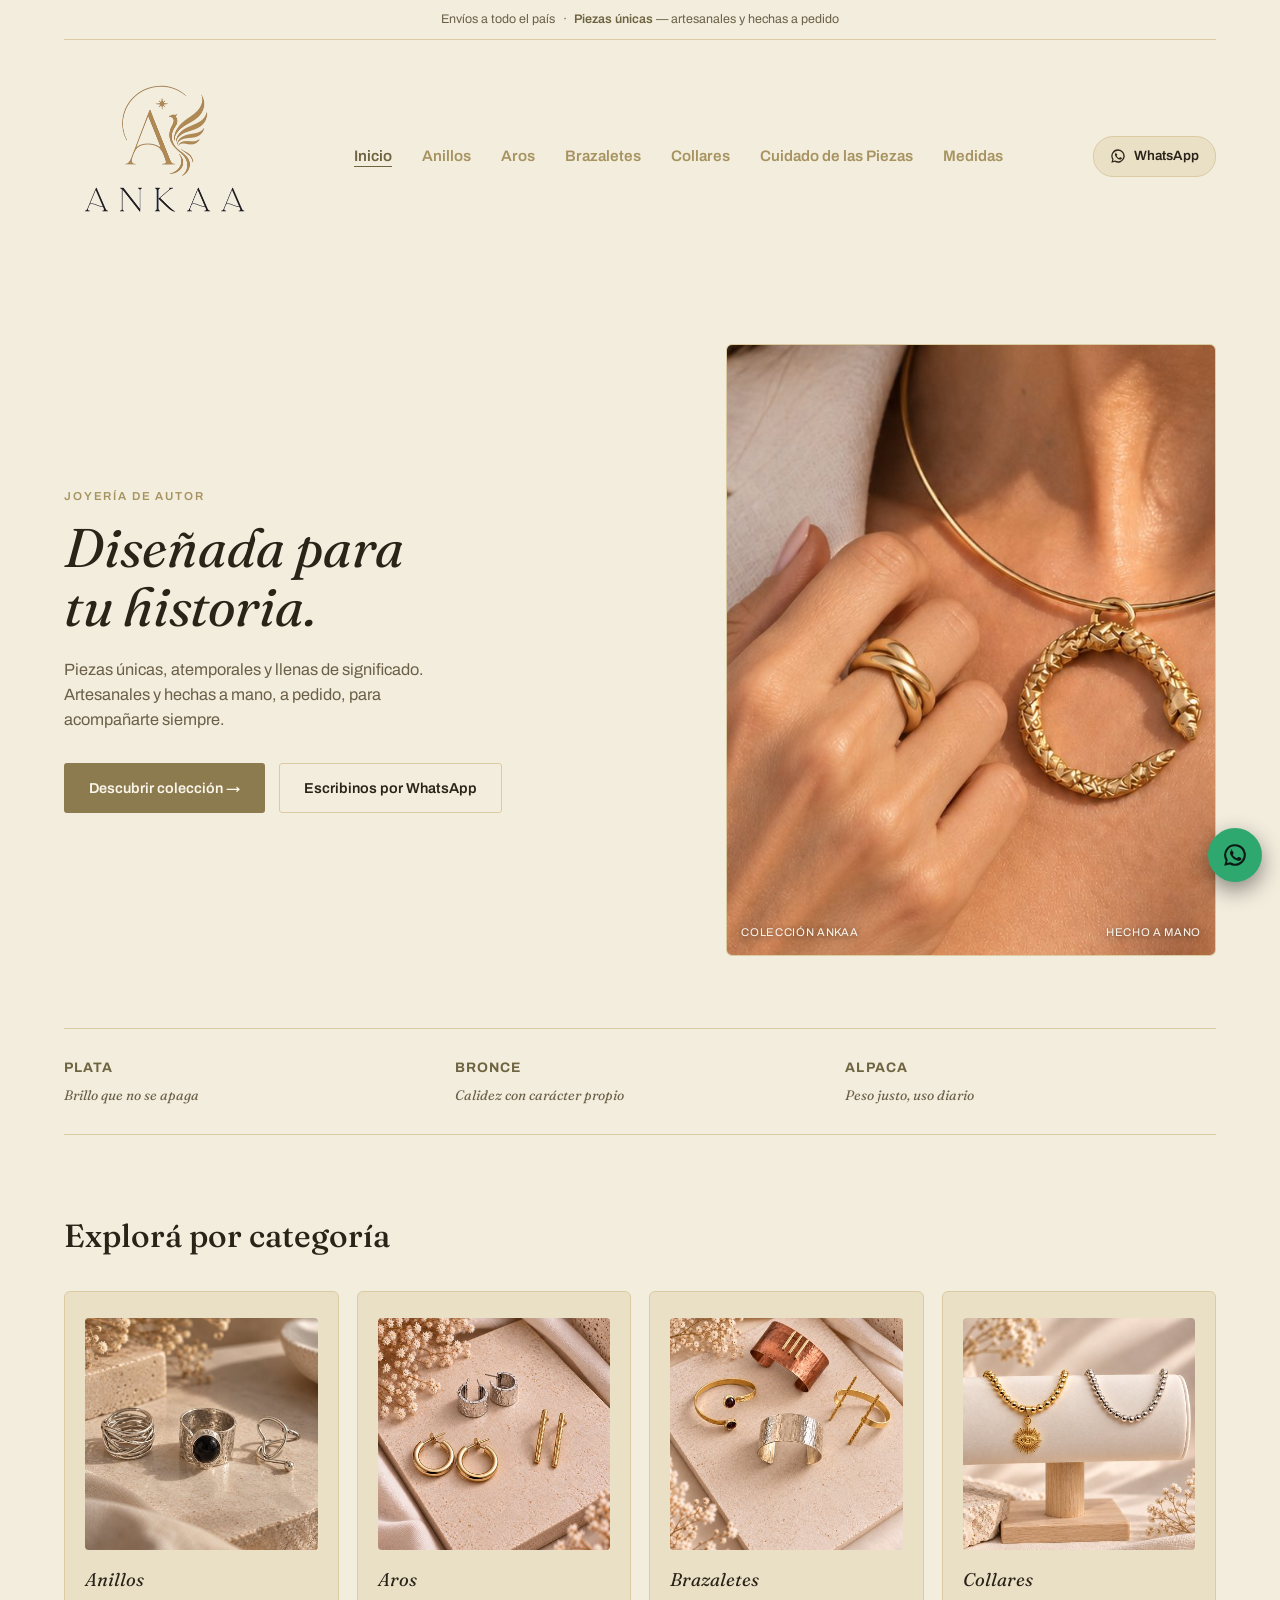
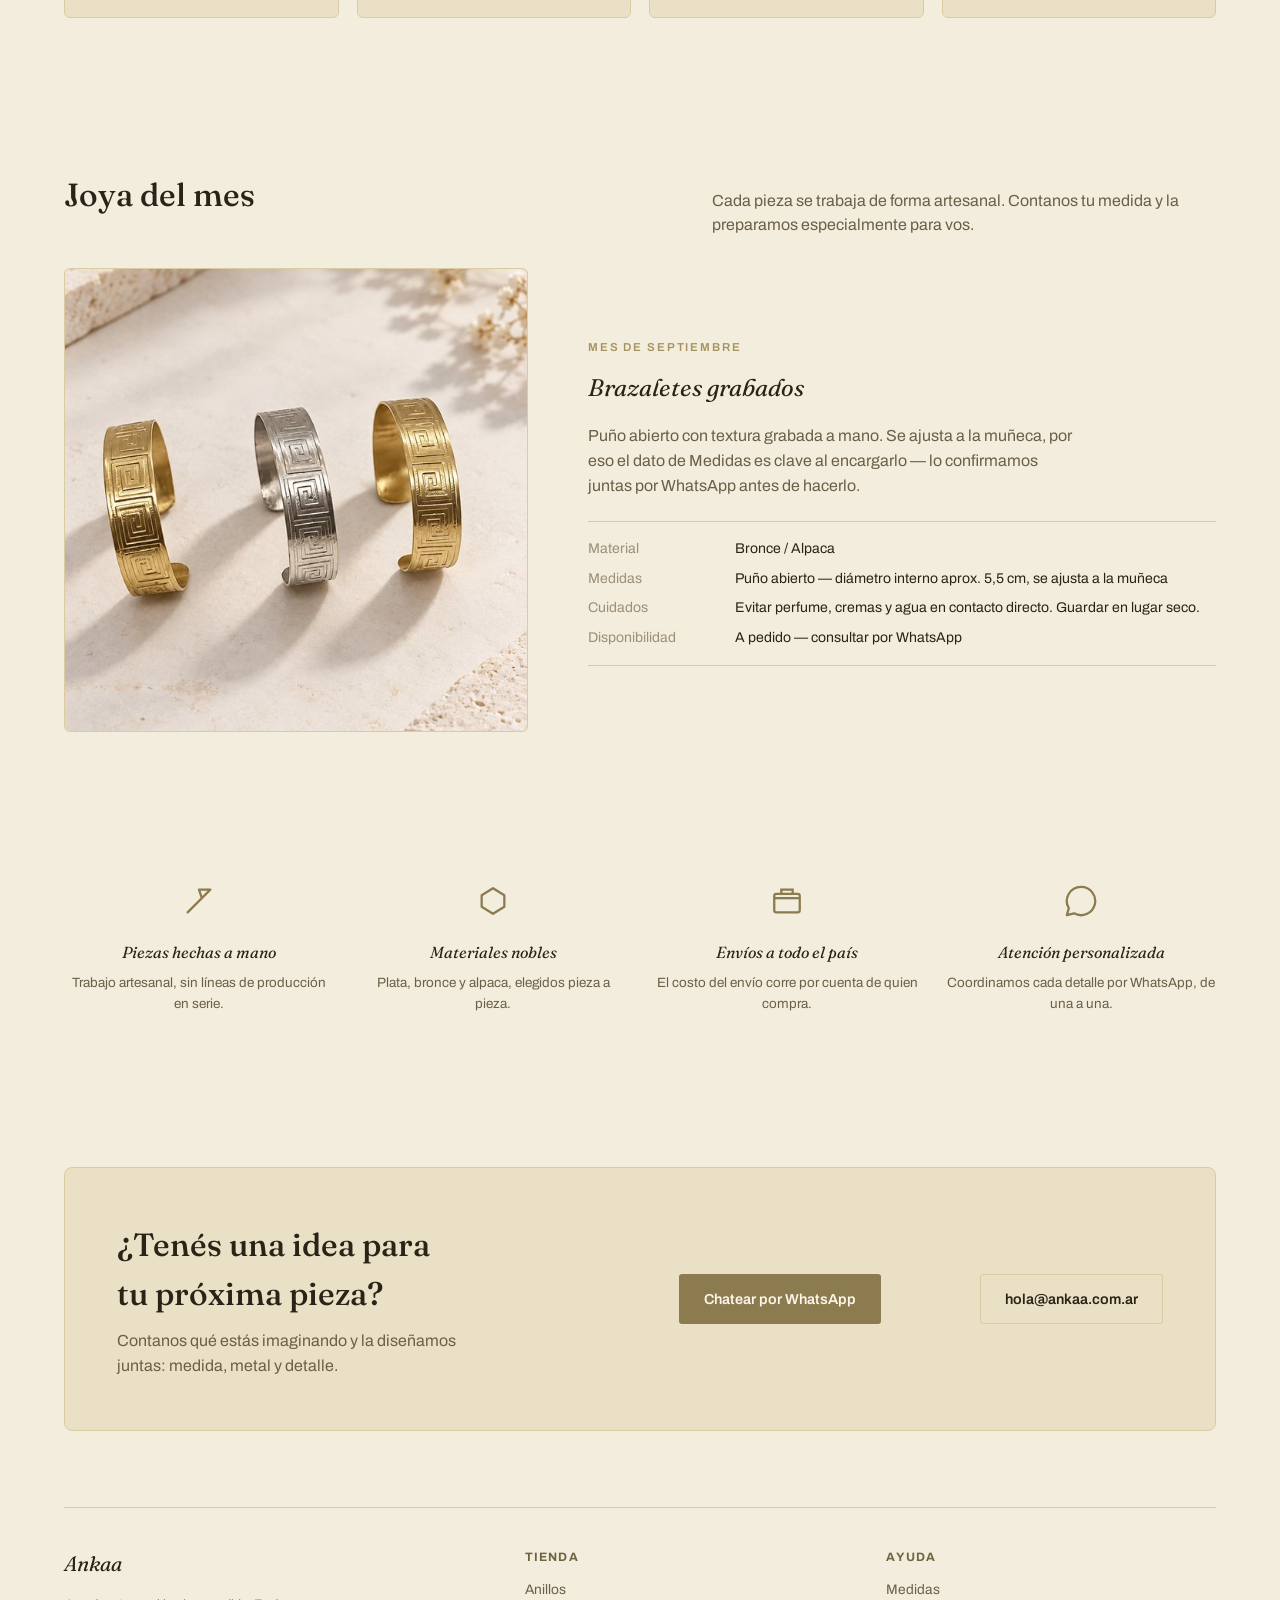
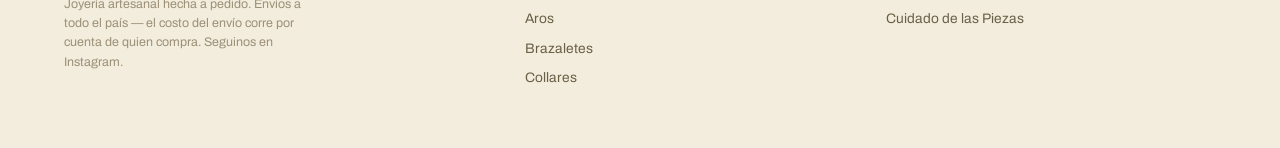
<file: index.html>
<!DOCTYPE html>
<html lang="es">
<head>
<meta charset="UTF-8">
<meta name="viewport" content="width=device-width, initial-scale=1.0">
<title>Ankaa — Joyería artesanal</title>
<link rel="stylesheet" href="https://fonts.googleapis.com/css2?family=Fraunces:ital,wght@0,400;0,500;1,400;1,500&family=Archivo:wght@400;600;700&display=swap">
<link rel="stylesheet" href="css/style.css">
</head>
<body>

<div class="topbar">
  <span>Envíos a todo el país</span>
  <span aria-hidden="true">·</span>
  <span><b>Piezas únicas</b> — artesanales y hechas a pedido</span>
</div>

<header class="site">
  <a class="logo" href="index.html" aria-label="Ankaa, inicio">
    <img src="img/logo.png" alt="Ankaa">
  </a>

  <nav class="categories" aria-label="Secciones">
    <a href="index.html" aria-current="page">Inicio</a>
    <a href="anillos.html">Anillos</a>
    <a href="aros.html">Aros</a>
    <a href="brazaletes.html">Brazaletes</a>
    <a href="collares.html">Collares</a>
    <a href="cuidado.html">Cuidado de las Piezas</a>
    <a href="medidas.html">Medidas</a>
  </nav>

  <div class="header-actions">
    <a class="whatsapp-pill" href="https://wa.me/5491150229282?text=Hola%21%20Quiero%20hacer%20una%20consulta%20sobre%20las%20piezas%20de%20Ankaa." target="_blank" rel="noopener">
      <svg viewBox="0 0 24 24" width="16" height="16" fill="currentColor" aria-hidden="true"><path d="M12 2a10 10 0 0 0-8.6 15.1L2 22l5.1-1.3A10 10 0 1 0 12 2zm0 2a8 8 0 1 1-4.2 14.8l-.3-.2-3 .8.8-2.9-.2-.3A8 8 0 0 1 12 4zm-3 3.6c-.2 0-.5 0-.7.4-.2.3-.9.9-.9 2.1s.9 2.4 1 2.6c.1.2 1.8 2.9 4.5 4 .6.3 1.1.4 1.5.5.6.2 1.2.2 1.6.1.5-.1 1.5-.6 1.7-1.2.2-.6.2-1.1.2-1.2-.1-.1-.3-.2-.6-.3-.3-.2-1.5-.8-1.8-.8-.2-.1-.4-.1-.6.1-.2.3-.7.8-.8 1-.2.2-.3.2-.5.1-.3-.1-1.1-.4-2.1-1.3-.8-.7-1.3-1.6-1.5-1.8-.1-.2 0-.4.1-.5.1-.1.3-.3.4-.5.1-.2.2-.3.3-.5.1-.2 0-.4 0-.5C9.9 9 9.3 7.6 9 7c-.2-.4-.4-.4-.6-.4H8z"/></svg>
      WhatsApp
    </a>

    <button class="nav-toggle" type="button" aria-expanded="false" aria-controls="menu-principal" aria-label="Abrir menú">
      <svg class="icon-open" viewBox="0 0 24 24" fill="none" aria-hidden="true"><path d="M4 6h16M4 12h16M4 18h16" stroke="#2A2318" stroke-width="1.8" stroke-linecap="round"/></svg>
      <svg class="icon-close" viewBox="0 0 24 24" fill="none" aria-hidden="true"><path d="M5 5l14 14M19 5L5 19" stroke="#2A2318" stroke-width="1.8" stroke-linecap="round"/></svg>
    </button>
  </div>
</header>

<main id="top">
  <section class="hero">
    <div>
      <span class="eyebrow hero-eyebrow">Joyería de autor</span>
      <h1>Diseñada para<br>tu historia.</h1>
      <p class="lede">Piezas únicas, atemporales y llenas de significado. Artesanales y hechas a mano, a pedido, para acompañarte siempre.</p>
      <div class="hero-actions">
        <a class="btn btn-primary" href="#categorias">Descubrir colección →</a>
        <a class="btn btn-ghost" href="https://wa.me/5491150229282?text=Hola%21%20Quiero%20hacer%20una%20consulta%20sobre%20las%20piezas%20de%20Ankaa." target="_blank" rel="noopener">Escribinos por WhatsApp</a>
      </div>
    </div>
    <div class="hero-art">
      <img src="img/hero.jpg" alt="Modelo luciendo piezas de joyería Ankaa">
      <div class="caption">
        <span>Colección Ankaa</span>
        <span>Hecho a mano</span>
      </div>
    </div>
  </section>

  <section class="materials" aria-label="Materiales">
    <div class="material">
      <dt>PLATA</dt>
      <dd>Brillo que no se apaga</dd>
    </div>
    <div class="material">
      <dt>BRONCE</dt>
      <dd>Calidez con carácter propio</dd>
    </div>
    <div class="material">
      <dt>ALPACA</dt>
      <dd>Peso justo, uso diario</dd>
    </div>
  </section>

  <section id="categorias" aria-labelledby="cat-heading">
    <div class="section-head">
      <h2 id="cat-heading">Explorá por categoría</h2>
    </div>
    <div class="cat-grid">
      <a class="cat-card" href="anillos.html">
        <img src="img/cat-anillos.jpg" alt="Anillos Ankaa" loading="lazy">
        <div class="name">Anillos</div>
      </a>
      <a class="cat-card" href="aros.html">
        <img src="img/cat-aros.jpg" alt="Aros Ankaa" loading="lazy">
        <div class="name">Aros</div>
      </a>
      <a class="cat-card" href="brazaletes.html">
        <img src="img/cat-brazaletes.jpg" alt="Brazaletes Ankaa" loading="lazy">
        <div class="name">Brazaletes</div>
      </a>
      <a class="cat-card" href="collares.html">
        <img src="img/cat-collares.jpg" alt="Collares Ankaa" loading="lazy">
        <div class="name">Collares</div>
      </a>
    </div>
  </section>

  <section aria-labelledby="feature-heading">
    <div class="section-head">
      <h2 id="feature-heading">Joya del mes</h2>
      <p class="sub">Cada pieza se trabaja de forma artesanal. Contanos tu medida y la preparamos especialmente para vos.</p>
    </div>
    <div class="feature">
      <div class="feature-art">
        <img src="img/gallery-cuffs.jpg" alt="Brazaletes artesanales Ankaa con textura grabada">
      </div>
      <div>
        <span class="eyebrow">Mes de Septiembre</span>
        <h2 style="margin-top:10px; font-style: italic; font-weight:400;">Brazaletes grabados</h2>
        <p class="desc">Puño abierto con textura grabada a mano. Se ajusta a la muñeca, por eso el dato de Medidas es clave al encargarlo — lo confirmamos juntas por WhatsApp antes de hacerlo.</p>
        <div class="label-table">
          <dl>
            <dt>Material</dt><dd>Bronce / Alpaca</dd>
            <dt>Medidas</dt><dd>Puño abierto — diámetro interno aprox. 5,5 cm, se ajusta a la muñeca</dd>
            <dt>Cuidados</dt><dd>Evitar perfume, cremas y agua en contacto directo. Guardar en lugar seco.</dd>
            <dt>Disponibilidad</dt><dd>A pedido — consultar por WhatsApp</dd>
          </dl>
        </div>
      </div>
    </div>
  </section>

  <section aria-label="Por qué Ankaa">
    <div class="values">
      <div class="value">
        <svg viewBox="0 0 24 24" fill="none" aria-hidden="true"><path d="M4 20 L14 10 M14 10 L12 4 L20 4 L14 10" stroke="#8C7B4E" stroke-width="1.6" stroke-linecap="round" stroke-linejoin="round"/></svg>
        <h3>Piezas hechas a mano</h3>
        <p>Trabajo artesanal, sin líneas de producción en serie.</p>
      </div>
      <div class="value">
        <svg viewBox="0 0 24 24" fill="none" aria-hidden="true"><path d="M12 3 L20 8 V16 L12 21 L4 16 V8 Z" stroke="#8C7B4E" stroke-width="1.6" stroke-linejoin="round"/></svg>
        <h3>Materiales nobles</h3>
        <p>Plata, bronce y alpaca, elegidos pieza a pieza.</p>
      </div>
      <div class="value">
        <svg viewBox="0 0 24 24" fill="none" aria-hidden="true"><rect x="3" y="7" width="18" height="13" rx="1.5" stroke="#8C7B4E" stroke-width="1.6"/><path d="M3 10 H21" stroke="#8C7B4E" stroke-width="1.6"/><path d="M8 7 V4 H16 V7" stroke="#8C7B4E" stroke-width="1.6"/></svg>
        <h3>Envíos a todo el país</h3>
        <p>El costo del envío corre por cuenta de quien compra.</p>
      </div>
      <div class="value">
        <svg viewBox="0 0 24 24" fill="none" aria-hidden="true"><path d="M12 2a10 10 0 0 0-8.6 15.1L2 22l5.1-1.3A10 10 0 1 0 12 2z" stroke="#8C7B4E" stroke-width="1.6" stroke-linejoin="round"/></svg>
        <h3>Atención personalizada</h3>
        <p>Coordinamos cada detalle por WhatsApp, de una a una.</p>
      </div>
    </div>
  </section>
  <section id="contacto" aria-label="Contacto">
    <div class="cta-band">
      <div>
        <h2>¿Tenés una idea para tu próxima pieza?</h2>
        <p>Contanos qué estás imaginando y la diseñamos juntas: medida, metal y detalle.</p>
      </div>
      <a class="btn btn-primary" href="https://wa.me/5491150229282?text=Hola%21%20Quiero%20hacer%20una%20consulta%20sobre%20las%20piezas%20de%20Ankaa." target="_blank" rel="noopener">Chatear por WhatsApp</a>
      <a class="btn btn-ghost" href="mailto:hola@ankaa.com.ar">hola@ankaa.com.ar</a>
    </div>
  </section>
</main>

<footer>
  <div>
    <div class="foot-brand">Ankaa</div>
    <p class="foot-fine">Joyería artesanal hecha a pedido. Envíos a todo el país — el costo del envío corre por cuenta de quien compra. Seguinos en <a href="https://www.instagram.com/ankaa.collection/" target="_blank" rel="noopener">Instagram</a>.</p>
  </div>
  <div>
    <h4>Tienda</h4>
    <ul>
      <li><a href="anillos.html">Anillos</a></li>
      <li><a href="aros.html">Aros</a></li>
      <li><a href="brazaletes.html">Brazaletes</a></li>
      <li><a href="collares.html">Collares</a></li>
    </ul>
  </div>
  <div>
    <h4>Ayuda</h4>
    <ul>
      <li><a href="medidas.html">Medidas</a></li>
      <li><a href="cuidado.html">Cuidado de las Piezas</a></li>
    </ul>
  </div>
</footer>

<a class="float-wa" href="https://wa.me/5491150229282?text=Hola%21%20Quiero%20hacer%20una%20consulta%20sobre%20las%20piezas%20de%20Ankaa." target="_blank" rel="noopener" aria-label="Chatear por WhatsApp">
  <svg viewBox="0 0 24 24" fill="#0b1a12" aria-hidden="true"><path d="M12 2a10 10 0 0 0-8.6 15.1L2 22l5.1-1.3A10 10 0 1 0 12 2zm0 2a8 8 0 1 1-4.2 14.8l-.3-.2-3 .8.8-2.9-.2-.3A8 8 0 0 1 12 4zm-3 3.6c-.2 0-.5 0-.7.4-.2.3-.9.9-.9 2.1s.9 2.4 1 2.6c.1.2 1.8 2.9 4.5 4 .6.3 1.1.4 1.5.5.6.2 1.2.2 1.6.1.5-.1 1.5-.6 1.7-1.2.2-.6.2-1.1.2-1.2-.1-.1-.3-.2-.6-.3-.3-.2-1.5-.8-1.8-.8-.2-.1-.4-.1-.6.1-.2.3-.7.8-.8 1-.2.2-.3.2-.5.1-.3-.1-1.1-.4-2.1-1.3-.8-.7-1.3-1.6-1.5-1.8-.1-.2 0-.4.1-.5.1-.1.3-.3.4-.5.1-.2.2-.3.3-.5.1-.2 0-.4 0-.5C9.9 9 9.3 7.6 9 7c-.2-.4-.4-.4-.6-.4H8z"/></svg>
</a>

<script src="js/script.js"></script>
</body>
</html>
</file>
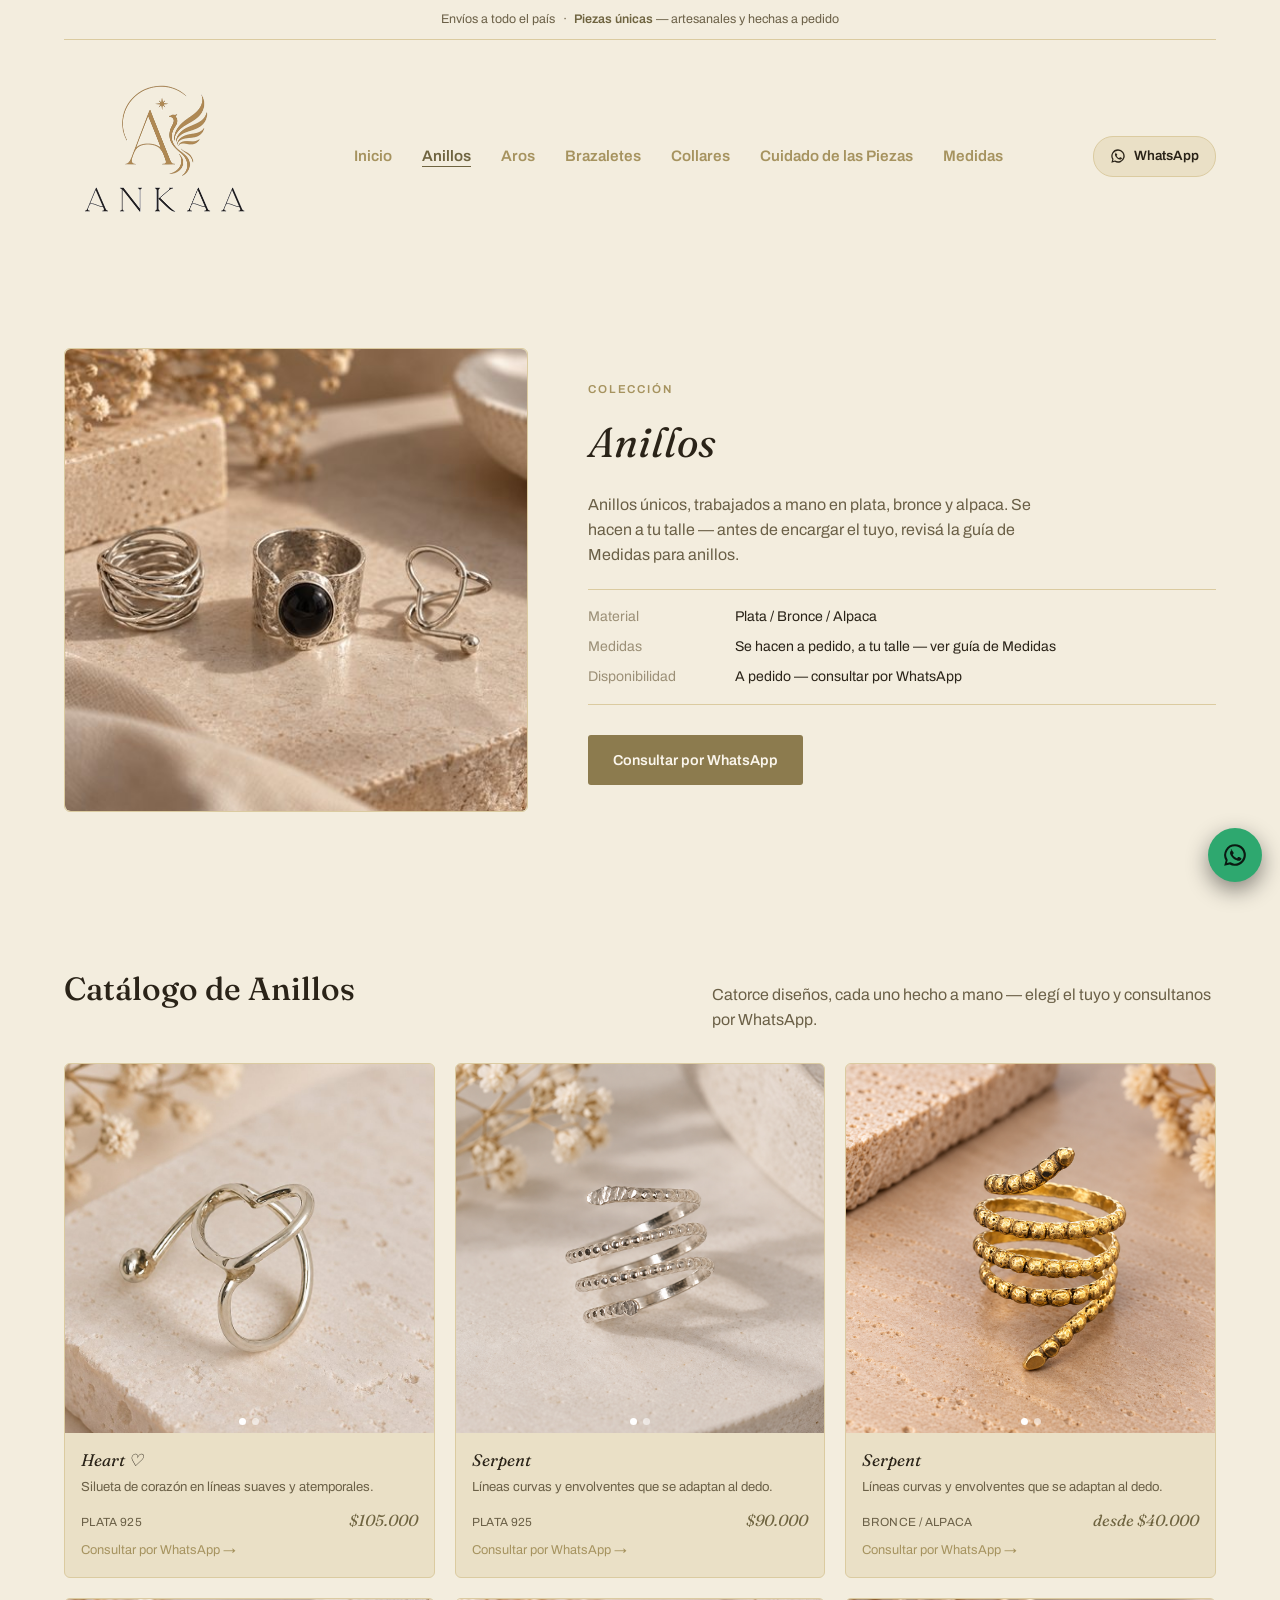
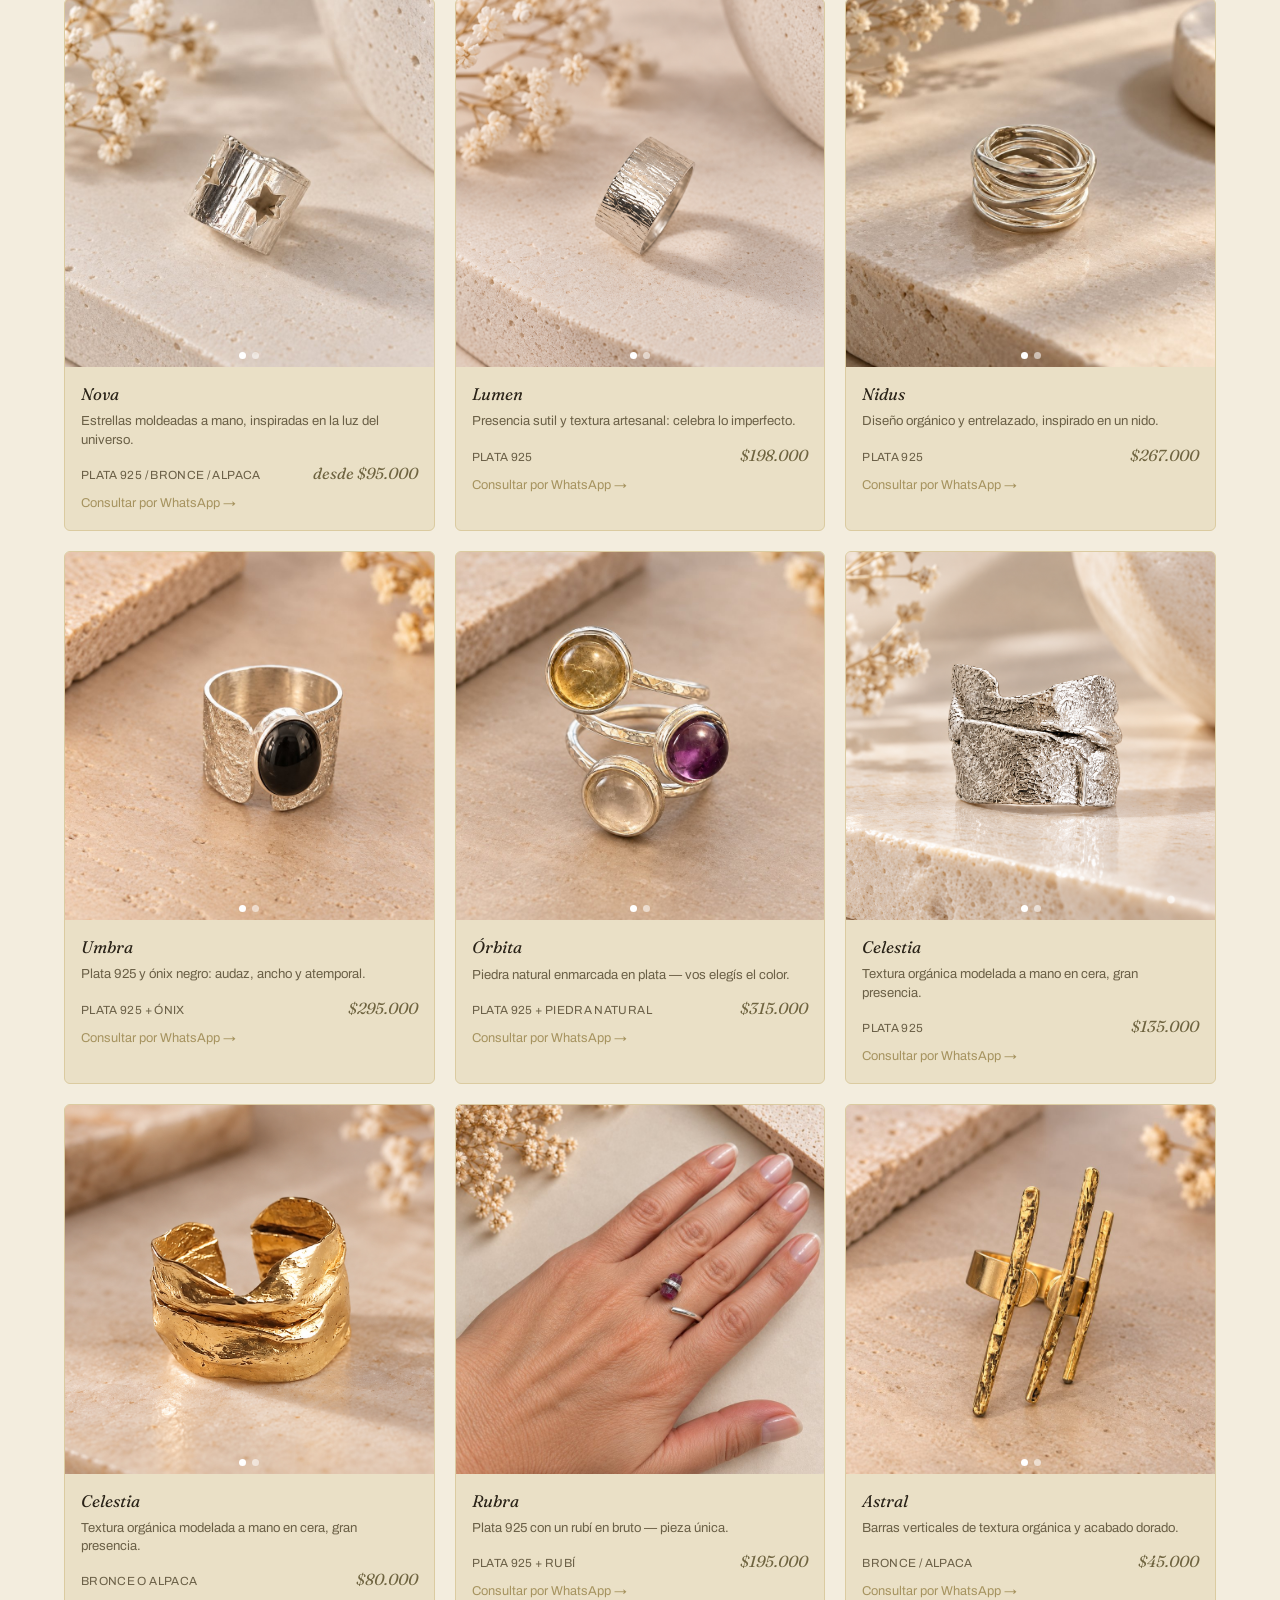
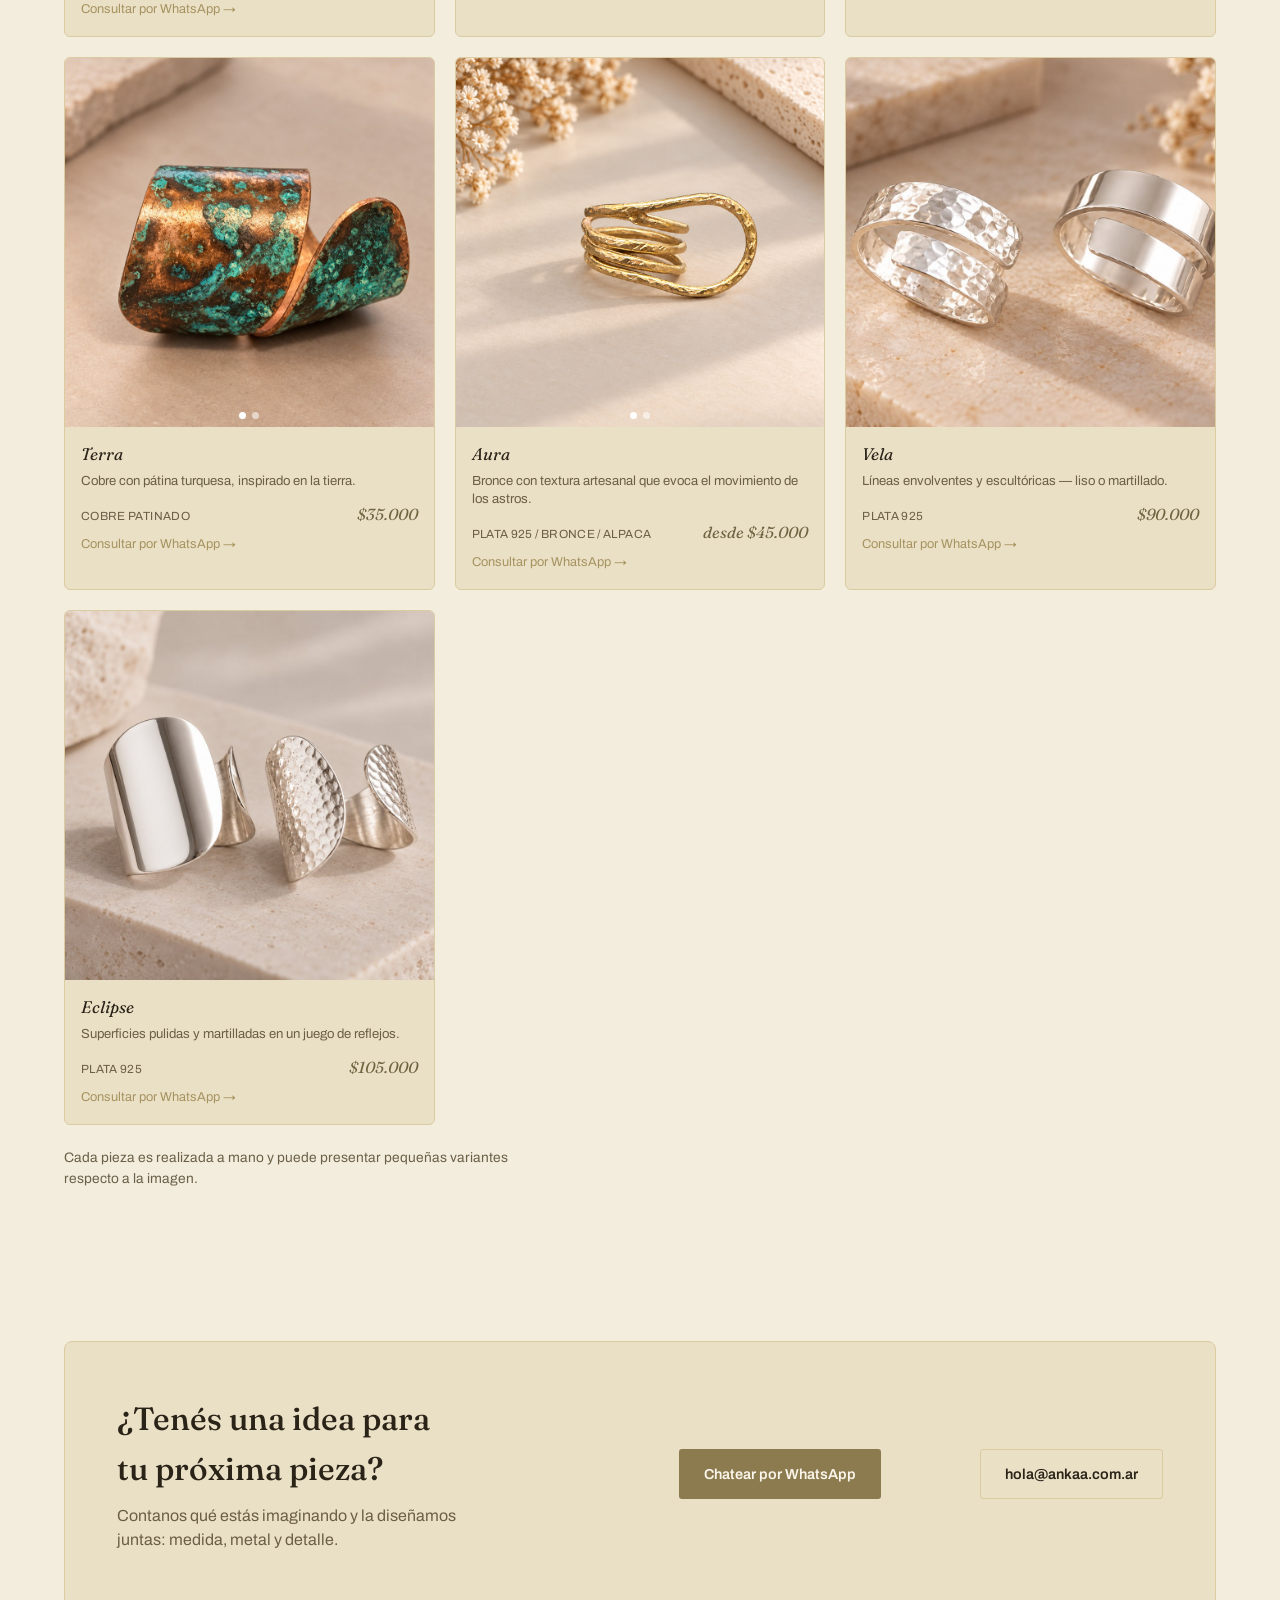
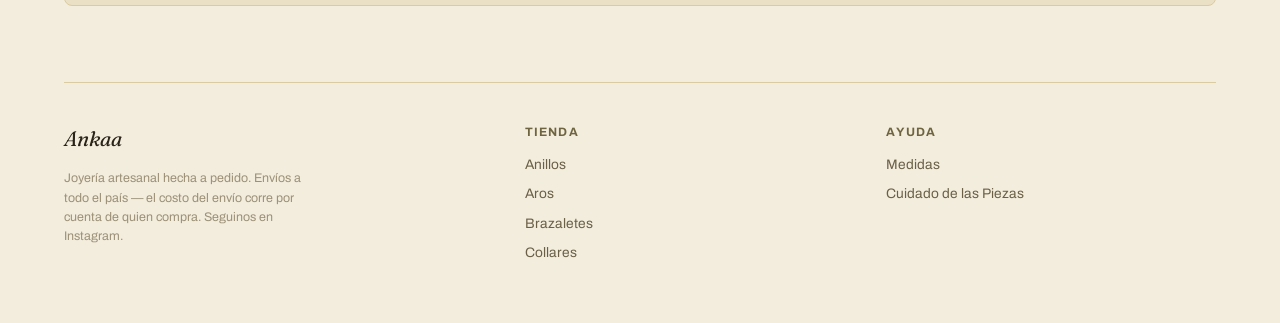
<file: anillos.html>
<!DOCTYPE html>
<html lang="es">
<head>
<meta charset="UTF-8">
<meta name="viewport" content="width=device-width, initial-scale=1.0">
<title>Anillos — Ankaa</title>
<link rel="stylesheet" href="https://fonts.googleapis.com/css2?family=Fraunces:ital,wght@0,400;0,500;1,400;1,500&family=Archivo:wght@400;600;700&display=swap">
<link rel="stylesheet" href="css/style.css">
</head>
<body>

<div class="topbar">
  <span>Envíos a todo el país</span>
  <span aria-hidden="true">·</span>
  <span><b>Piezas únicas</b> — artesanales y hechas a pedido</span>
</div>

<header class="site">
  <a class="logo" href="index.html" aria-label="Ankaa, inicio">
    <img src="img/logo.png" alt="Ankaa">
  </a>

  <nav class="categories" aria-label="Secciones">
    <a href="index.html">Inicio</a>
    <a href="anillos.html" aria-current="page">Anillos</a>
    <a href="aros.html">Aros</a>
    <a href="brazaletes.html">Brazaletes</a>
    <a href="collares.html">Collares</a>
    <a href="cuidado.html">Cuidado de las Piezas</a>
    <a href="medidas.html">Medidas</a>
  </nav>

  <div class="header-actions">
    <a class="whatsapp-pill" href="https://wa.me/5491150229282?text=Hola%21%20Quiero%20hacer%20una%20consulta%20sobre%20las%20piezas%20de%20Ankaa." target="_blank" rel="noopener">
      <svg viewBox="0 0 24 24" width="16" height="16" fill="currentColor" aria-hidden="true"><path d="M12 2a10 10 0 0 0-8.6 15.1L2 22l5.1-1.3A10 10 0 1 0 12 2zm0 2a8 8 0 1 1-4.2 14.8l-.3-.2-3 .8.8-2.9-.2-.3A8 8 0 0 1 12 4zm-3 3.6c-.2 0-.5 0-.7.4-.2.3-.9.9-.9 2.1s.9 2.4 1 2.6c.1.2 1.8 2.9 4.5 4 .6.3 1.1.4 1.5.5.6.2 1.2.2 1.6.1.5-.1 1.5-.6 1.7-1.2.2-.6.2-1.1.2-1.2-.1-.1-.3-.2-.6-.3-.3-.2-1.5-.8-1.8-.8-.2-.1-.4-.1-.6.1-.2.3-.7.8-.8 1-.2.2-.3.2-.5.1-.3-.1-1.1-.4-2.1-1.3-.8-.7-1.3-1.6-1.5-1.8-.1-.2 0-.4.1-.5.1-.1.3-.3.4-.5.1-.2.2-.3.3-.5.1-.2 0-.4 0-.5C9.9 9 9.3 7.6 9 7c-.2-.4-.4-.4-.6-.4H8z"/></svg>
      WhatsApp
    </a>

    <button class="nav-toggle" type="button" aria-expanded="false" aria-controls="menu-principal" aria-label="Abrir menú">
      <svg class="icon-open" viewBox="0 0 24 24" fill="none" aria-hidden="true"><path d="M4 6h16M4 12h16M4 18h16" stroke="#2A2318" stroke-width="1.8" stroke-linecap="round"/></svg>
      <svg class="icon-close" viewBox="0 0 24 24" fill="none" aria-hidden="true"><path d="M5 5l14 14M19 5L5 19" stroke="#2A2318" stroke-width="1.8" stroke-linecap="round"/></svg>
    </button>
  </div>
</header>

<main id="top">

  <section aria-labelledby="cat-title">
    <div class="feature">
      <div class="feature-art">
        <img src="img/cat-anillos.jpg" alt="Anillos Ankaa">
      </div>
      <div>
        <span class="eyebrow">Colección</span>
        <h1 id="cat-title" style="margin-top:10px; font-size: clamp(1.8rem, 3.6vw, 2.6rem); font-style: italic; font-weight:400;">Anillos</h1>
        <p class="desc">Anillos únicos, trabajados a mano en plata, bronce y alpaca. Se hacen a tu talle — antes de encargar el tuyo, revisá la guía de Medidas para anillos.</p>
        <div class="label-table">
          <dl>
            <dt>Material</dt><dd>Plata / Bronce / Alpaca</dd>
            <dt>Medidas</dt><dd>Se hacen a pedido, a tu talle — ver guía de Medidas</dd>
            <dt>Disponibilidad</dt><dd>A pedido — consultar por WhatsApp</dd>
          </dl>
        </div>
        <div class="hero-actions">
          <a class="btn btn-primary" href="https://wa.me/5491150229282?text=Hola%21%20Quiero%20consultar%20por%20la%20colecci%C3%B3n%20de%20Anillos." target="_blank" rel="noopener">Consultar por WhatsApp</a>
        </div>
      </div>
    </div>
  </section>

  <section aria-labelledby="catalog-heading">
    <div class="section-head">
      <h2 id="catalog-heading">Catálogo de Anillos</h2>
      <p class="sub">Catorce diseños, cada uno hecho a mano — elegí el tuyo y consultanos por WhatsApp.</p>
    </div>
    <div class="catalog-grid">

      <a class="catalog-item" href="https://wa.me/5491150229282?text=Hola%21%20Quiero%20consultar%20por%3A%20Anillo%20Heart." target="_blank" rel="noopener">
        <div class="catalog-media" data-multi>
          <div class="m-track">
            <img class="m-img" src="img/anillos/heart-1.jpg" alt="Anillo Heart Ankaa" loading="lazy">
            <img class="m-img" src="img/anillos/heart-2.jpg" alt="" loading="lazy">
          </div>
          <div class="media-dots" role="tablist" aria-label="Ver más fotos">
            <button type="button" class="dot is-active" data-idx="0" aria-label="Foto 1"></button>
            <button type="button" class="dot" data-idx="1" aria-label="Foto 2"></button>
          </div>
        </div>
        <div class="catalog-cap">
          <div class="name">Heart <span aria-hidden="true">♡</span></div>
          <p class="tagline">Silueta de corazón en líneas suaves y atemporales.</p>
          <div class="meta"><span>Plata 925</span><span class="price">$105.000</span></div>
          <div class="cta">Consultar por WhatsApp →</div>
        </div>
      </a>

      <a class="catalog-item" href="https://wa.me/5491150229282?text=Hola%21%20Quiero%20consultar%20por%3A%20Anillo%20Serpent." target="_blank" rel="noopener">
        <div class="catalog-media" data-multi>
          <div class="m-track">
            <img class="m-img" src="img/anillos/2. Anillo Serpent Plata.PNG" alt="Anillo Serpent Ankaa" loading="lazy">
            <img class="m-img" src="img/anillos/2.Anillo Serpent Plata Foto 1.PNG" alt="" loading="lazy">
          </div>
          <div class="media-dots" role="tablist" aria-label="Ver más fotos">
            <button type="button" class="dot is-active" data-idx="0" aria-label="Foto 1"></button>
            <button type="button" class="dot" data-idx="1" aria-label="Foto 2"></button>
          </div>
        </div>
        <div class="catalog-cap">
          <div class="name">Serpent</div>
          <p class="tagline">Líneas curvas y envolventes que se adaptan al dedo.</p>
          <div class="meta"><span>Plata 925</span><span class="price">$90.000</span></div>
          <div class="cta">Consultar por WhatsApp →</div>
        </div>
      </a>

      <a class="catalog-item" href="https://wa.me/5491150229282?text=Hola%21%20Quiero%20consultar%20por%3A%20Anillo%20Serpent." target="_blank" rel="noopener">
        <div class="catalog-media" data-multi>
          <div class="m-track">
            <img class="m-img" src="img/anillos/2. Anillo Serpent Bronce Foto 1.PNG" alt="Anillo Serpent Ankaa" loading="lazy">
            <img class="m-img" src="img/anillos/2. Anillo Serpent Bronce Foto 2.PNG" alt="" loading="lazy">
          </div>
          <div class="media-dots" role="tablist" aria-label="Ver más fotos">
            <button type="button" class="dot is-active" data-idx="0" aria-label="Foto 1"></button>
            <button type="button" class="dot" data-idx="1" aria-label="Foto 2"></button>
          </div>
        </div>
        <div class="catalog-cap">
          <div class="name">Serpent</div>
          <p class="tagline">Líneas curvas y envolventes que se adaptan al dedo.</p>
          <div class="meta"><span>Bronce / Alpaca</span><span class="price">desde $40.000</span></div>
          <div class="cta">Consultar por WhatsApp →</div>
        </div>
      </a>

      <a class="catalog-item" href="https://wa.me/5491150229282?text=Hola%21%20Quiero%20consultar%20por%3A%20Anillo%20Nova." target="_blank" rel="noopener">
        <div class="catalog-media" data-multi>
          <div class="m-track">
            <img class="m-img" src="img/anillos/nova-1.jpg" alt="Anillo Nova Ankaa" loading="lazy">
            <img class="m-img" src="img/anillos/3. Anillo Nova Foto 2.PNG" alt="" loading="lazy">
          </div>
          <div class="media-dots" role="tablist" aria-label="Ver más fotos">
            <button type="button" class="dot is-active" data-idx="0" aria-label="Foto 1"></button>
            <button type="button" class="dot" data-idx="1" aria-label="Foto 2"></button>
          </div>
        </div>
        <div class="catalog-cap">
          <div class="name">Nova</div>
          <p class="tagline">Estrellas moldeadas a mano, inspiradas en la luz del universo.</p>
          <div class="meta"><span>Plata 925 / Bronce / Alpaca</span><span class="price">desde $95.000</span></div>
          <div class="cta">Consultar por WhatsApp →</div>
        </div>
      </a>

      <a class="catalog-item" href="https://wa.me/5491150229282?text=Hola%21%20Quiero%20consultar%20por%3A%20Anillo%20Lumen." target="_blank" rel="noopener">
        <div class="catalog-media" data-multi>
          <div class="m-track">
            <img class="m-img" src="img/anillos/4. Anillo Lumen Foto 1.png" alt="Anillo Lumen Ankaa" loading="lazy">
            <img class="m-img" src="img/anillos/lumen-2.jpg" alt="" loading="lazy">
          </div>
          <div class="media-dots" role="tablist" aria-label="Ver más fotos">
            <button type="button" class="dot is-active" data-idx="0" aria-label="Foto 1"></button>
            <button type="button" class="dot" data-idx="1" aria-label="Foto 2"></button>
          </div>
        </div>
        <div class="catalog-cap">
          <div class="name">Lumen</div>
          <p class="tagline">Presencia sutil y textura artesanal: celebra lo imperfecto.</p>
          <div class="meta"><span>Plata 925</span><span class="price">$198.000</span></div>
          <div class="cta">Consultar por WhatsApp →</div>
        </div>
      </a>

      <a class="catalog-item" href="https://wa.me/5491150229282?text=Hola%21%20Quiero%20consultar%20por%3A%20Anillo%20Nidus." target="_blank" rel="noopener">
        <div class="catalog-media" data-multi>
          <div class="m-track">
            <img class="m-img" src="img/anillos/nidus-1.jpg" alt="Anillo Nidus Ankaa" loading="lazy">
            <img class="m-img" src="img/anillos/nidus-2.jpg" alt="" loading="lazy">
          </div>
          <div class="media-dots" role="tablist" aria-label="Ver más fotos">
            <button type="button" class="dot is-active" data-idx="0" aria-label="Foto 1"></button>
            <button type="button" class="dot" data-idx="1" aria-label="Foto 2"></button>
          </div>
        </div>
        <div class="catalog-cap">
          <div class="name">Nidus</div>
          <p class="tagline">Diseño orgánico y entrelazado, inspirado en un nido.</p>
          <div class="meta"><span>Plata 925</span><span class="price">$267.000</span></div>
          <div class="cta">Consultar por WhatsApp →</div>
        </div>
      </a>

      <a class="catalog-item" href="https://wa.me/5491150229282?text=Hola%21%20Quiero%20consultar%20por%3A%20Anillo%20Umbra." target="_blank" rel="noopener">
        <div class="catalog-media" data-multi>
          <div class="m-track">
            <img class="m-img" src="img/anillos/umbra-1.jpg" alt="Anillo Umbra Ankaa" loading="lazy">
            <img class="m-img" src="img/anillos/umbra-2.jpg" alt="" loading="lazy">
          </div>
          <div class="media-dots" role="tablist" aria-label="Ver más fotos">
            <button type="button" class="dot is-active" data-idx="0" aria-label="Foto 1"></button>
            <button type="button" class="dot" data-idx="1" aria-label="Foto 2"></button>
          </div>
        </div>
        <div class="catalog-cap">
          <div class="name">Umbra</div>
          <p class="tagline">Plata 925 y ónix negro: audaz, ancho y atemporal.</p>
          <div class="meta"><span>Plata 925 + Ónix</span><span class="price">$295.000</span></div>
          <div class="cta">Consultar por WhatsApp →</div>
        </div>
      </a>

      <a class="catalog-item" href="https://wa.me/5491150229282?text=Hola%21%20Quiero%20consultar%20por%3A%20Anillo%20%C3%93rbita." target="_blank" rel="noopener">
        <div class="catalog-media" data-multi>
          <div class="m-track">
            <img class="m-img" src="img/anillos/orbita-1.jpg" alt="Anillo Órbita Ankaa" loading="lazy">
            <img class="m-img" src="img/anillos/orbita-2.jpg" alt="" loading="lazy">
          </div>
          <div class="media-dots" role="tablist" aria-label="Ver más fotos">
            <button type="button" class="dot is-active" data-idx="0" aria-label="Foto 1"></button>
            <button type="button" class="dot" data-idx="1" aria-label="Foto 2"></button>
          </div>
        </div>
        <div class="catalog-cap">
          <div class="name">Órbita</div>
          <p class="tagline">Piedra natural enmarcada en plata — vos elegís el color.</p>
          <div class="meta"><span>Plata 925 + piedra natural</span><span class="price">$315.000</span></div>
          <div class="cta">Consultar por WhatsApp →</div>
        </div>
      </a>

      <a class="catalog-item" href="https://wa.me/5491150229282?text=Hola%21%20Quiero%20consultar%20por%3A%20Anillo%20Celestia." target="_blank" rel="noopener">
        <div class="catalog-media" data-multi>
          <div class="m-track">
            <img class="m-img" src="img/anillos/8. Anillo Celestia. Foto 1.PNG" alt="Anillo Celestia Ankaa" loading="lazy">
            <img class="m-img" src="img/anillos/8. Anillo Celestia. Foto 2.PNG" alt="" loading="lazy">
          </div>
          <div class="media-dots" role="tablist" aria-label="Ver más fotos">
            <button type="button" class="dot is-active" data-idx="0" aria-label="Foto 1"></button>
            <button type="button" class="dot" data-idx="1" aria-label="Foto 2"></button>
          </div>
        </div>
        <div class="catalog-cap">
          <div class="name">Celestia</div>
          <p class="tagline">Textura orgánica modelada a mano en cera, gran presencia.</p>
          <div class="meta"><span>Plata 925</span><span class="price">$135.000</span></div>
          <div class="cta">Consultar por WhatsApp →</div>
        </div>
      </a>

      <a class="catalog-item" href="https://wa.me/5491150229282?text=Hola%21%20Quiero%20consultar%20por%3A%20Anillo%20Celestia." target="_blank" rel="noopener">
        <div class="catalog-media" data-multi>
          <div class="m-track">
            <img class="m-img" src="img/anillos/8. Anillo Celestia Bronce.PNG" alt="Anillo Celestia Ankaa" loading="lazy">
            <img class="m-img" src="img/anillos/8. Anillo Celestia. Foto 2.PNG" alt="" loading="lazy">
          </div>
          <div class="media-dots" role="tablist" aria-label="Ver más fotos">
            <button type="button" class="dot is-active" data-idx="0" aria-label="Foto 1"></button>
            <button type="button" class="dot" data-idx="1" aria-label="Foto 2"></button>
          </div>
        </div>
        <div class="catalog-cap">
          <div class="name">Celestia</div>
          <p class="tagline">Textura orgánica modelada a mano en cera, gran presencia.</p>
          <div class="meta"><span>Bronce o Alpaca</span><span class="price">$80.000</span></div>
          <div class="cta">Consultar por WhatsApp →</div>
        </div>
      </a>

      <a class="catalog-item" href="https://wa.me/5491150229282?text=Hola%21%20Quiero%20consultar%20por%3A%20Anillo%20Rubra." target="_blank" rel="noopener">
        <div class="catalog-media">
          <img src="img/anillos/rubra-1.jpg" alt="Anillo Rubra Ankaa" loading="lazy">
        </div>
        <div class="catalog-cap">
          <div class="name">Rubra</div>
          <p class="tagline">Plata 925 con un rubí en bruto — pieza única.</p>
          <div class="meta"><span>Plata 925 + Rubí</span><span class="price">$195.000</span></div>
          <div class="cta">Consultar por WhatsApp →</div>
        </div>
      </a>

      <a class="catalog-item" href="https://wa.me/5491150229282?text=Hola%21%20Quiero%20consultar%20por%3A%20Anillo%20Astral." target="_blank" rel="noopener">
        <div class="catalog-media" data-multi>
          <div class="m-track">
            <img class="m-img" src="img/anillos/astral-1.jpg" alt="Anillo Astral Ankaa" loading="lazy">
            <img class="m-img" src="img/anillos/astral-2.jpg" alt="" loading="lazy">
          </div>
          <div class="media-dots" role="tablist" aria-label="Ver más fotos">
            <button type="button" class="dot is-active" data-idx="0" aria-label="Foto 1"></button>
            <button type="button" class="dot" data-idx="1" aria-label="Foto 2"></button>
          </div>
        </div>
        <div class="catalog-cap">
          <div class="name">Astral</div>
          <p class="tagline">Barras verticales de textura orgánica y acabado dorado.</p>
          <div class="meta"><span>Bronce / Alpaca</span><span class="price">$45.000</span></div>
          <div class="cta">Consultar por WhatsApp →</div>
        </div>
      </a>

      <a class="catalog-item" href="https://wa.me/5491150229282?text=Hola%21%20Quiero%20consultar%20por%3A%20Anillo%20Terra." target="_blank" rel="noopener">
        <div class="catalog-media" data-multi>
          <div class="m-track">
            <img class="m-img" src="img/anillos/terra-1.jpg" alt="Anillo Terra Ankaa" loading="lazy">
            <img class="m-img" src="img/anillos/terra-2.jpg" alt="" loading="lazy">
          </div>
          <div class="media-dots" role="tablist" aria-label="Ver más fotos">
            <button type="button" class="dot is-active" data-idx="0" aria-label="Foto 1"></button>
            <button type="button" class="dot" data-idx="1" aria-label="Foto 2"></button>
          </div>
        </div>
        <div class="catalog-cap">
          <div class="name">Terra</div>
          <p class="tagline">Cobre con pátina turquesa, inspirado en la tierra.</p>
          <div class="meta"><span>Cobre patinado</span><span class="price">$35.000</span></div>
          <div class="cta">Consultar por WhatsApp →</div>
        </div>
      </a>

      <a class="catalog-item" href="https://wa.me/5491150229282?text=Hola%21%20Quiero%20consultar%20por%3A%20Anillo%20Aura." target="_blank" rel="noopener">
        <div class="catalog-media" data-multi>
          <div class="m-track">
            <img class="m-img" src="img/anillos/12. Anillo Aura Foto 1.PNG" alt="Anillo Aura Ankaa" loading="lazy">
            <img class="m-img" src="img/anillos/12. Anillo Aura. Foto2.PNG" alt="Anillo Aura Ankaa" loading="lazy">
          </div>
          <div class="media-dots" role="tablist" aria-label="Ver más fotos">
            <button type="button" class="dot is-active" data-idx="0" aria-label="Foto 1"></button>
            <button type="button" class="dot" data-idx="1" aria-label="Foto 2"></button>
          </div>
        </div>
        <div class="catalog-cap">
          <div class="name">Aura</div>
          <p class="tagline">Bronce con textura artesanal que evoca el movimiento de los astros.</p>
          <div class="meta"><span>Plata 925 / Bronce / Alpaca</span><span class="price">desde $45.000</span></div>
          <div class="cta">Consultar por WhatsApp →</div>
        </div>
      </a>

      <a class="catalog-item" href="https://wa.me/5491150229282?text=Hola%21%20Quiero%20consultar%20por%3A%20Anillo%20Vela." target="_blank" rel="noopener">
        <div class="catalog-media">
          <img src="img/anillos/vela-1.jpg" alt="Anillo Vela Ankaa" loading="lazy">
        </div>
        <div class="catalog-cap">
          <div class="name">Vela</div>
          <p class="tagline">Líneas envolventes y escultóricas — liso o martillado.</p>
          <div class="meta"><span>Plata 925</span><span class="price">$90.000</span></div>
          <div class="cta">Consultar por WhatsApp →</div>
        </div>
      </a>

      <a class="catalog-item" href="https://wa.me/5491150229282?text=Hola%21%20Quiero%20consultar%20por%3A%20Anillo%20Eclipse." target="_blank" rel="noopener">
        <div class="catalog-media">
          <img src="img/anillos/eclipse-1.jpg" alt="Anillo Eclipse Ankaa" loading="lazy">
        </div>
        <div class="catalog-cap">
          <div class="name">Eclipse</div>
          <p class="tagline">Superficies pulidas y martilladas en un juego de reflejos.</p>
          <div class="meta"><span>Plata 925</span><span class="price">$105.000</span></div>
          <div class="cta">Consultar por WhatsApp →</div>
        </div>
      </a>

    </div>
    <p class="catalog-note">Cada pieza es realizada a mano y puede presentar pequeñas variantes respecto a la imagen.</p>
  </section>
  <section id="contacto" aria-label="Contacto">
    <div class="cta-band">
      <div>
        <h2>¿Tenés una idea para tu próxima pieza?</h2>
        <p>Contanos qué estás imaginando y la diseñamos juntas: medida, metal y detalle.</p>
      </div>
      <a class="btn btn-primary" href="https://wa.me/5491150229282?text=Hola%21%20Quiero%20hacer%20una%20consulta%20sobre%20las%20piezas%20de%20Ankaa." target="_blank" rel="noopener">Chatear por WhatsApp</a>
      <a class="btn btn-ghost" href="mailto:hola@ankaa.com.ar">hola@ankaa.com.ar</a>
    </div>
  </section>
</main>

<footer>
  <div>
    <div class="foot-brand">Ankaa</div>
    <p class="foot-fine">Joyería artesanal hecha a pedido. Envíos a todo el país — el costo del envío corre por cuenta de quien compra. Seguinos en <a href="https://www.instagram.com/ankaa.collection/" target="_blank" rel="noopener">Instagram</a>.</p>
  </div>
  <div>
    <h4>Tienda</h4>
    <ul>
      <li><a href="anillos.html">Anillos</a></li>
      <li><a href="aros.html">Aros</a></li>
      <li><a href="brazaletes.html">Brazaletes</a></li>
      <li><a href="collares.html">Collares</a></li>
    </ul>
  </div>
  <div>
    <h4>Ayuda</h4>
    <ul>
      <li><a href="medidas.html">Medidas</a></li>
      <li><a href="cuidado.html">Cuidado de las Piezas</a></li>
    </ul>
  </div>
</footer>

<a class="float-wa" href="https://wa.me/5491150229282?text=Hola%21%20Quiero%20hacer%20una%20consulta%20sobre%20las%20piezas%20de%20Ankaa." target="_blank" rel="noopener" aria-label="Chatear por WhatsApp">
  <svg viewBox="0 0 24 24" fill="#0b1a12" aria-hidden="true"><path d="M12 2a10 10 0 0 0-8.6 15.1L2 22l5.1-1.3A10 10 0 1 0 12 2zm0 2a8 8 0 1 1-4.2 14.8l-.3-.2-3 .8.8-2.9-.2-.3A8 8 0 0 1 12 4zm-3 3.6c-.2 0-.5 0-.7.4-.2.3-.9.9-.9 2.1s.9 2.4 1 2.6c.1.2 1.8 2.9 4.5 4 .6.3 1.1.4 1.5.5.6.2 1.2.2 1.6.1.5-.1 1.5-.6 1.7-1.2.2-.6.2-1.1.2-1.2-.1-.1-.3-.2-.6-.3-.3-.2-1.5-.8-1.8-.8-.2-.1-.4-.1-.6.1-.2.3-.7.8-.8 1-.2.2-.3.2-.5.1-.3-.1-1.1-.4-2.1-1.3-.8-.7-1.3-1.6-1.5-1.8-.1-.2 0-.4.1-.5.1-.1.3-.3.4-.5.1-.2.2-.3.3-.5.1-.2 0-.4 0-.5C9.9 9 9.3 7.6 9 7c-.2-.4-.4-.4-.6-.4H8z"/></svg>
</a>

<script src="js/script.js"></script>
</body>
</html>
</file>
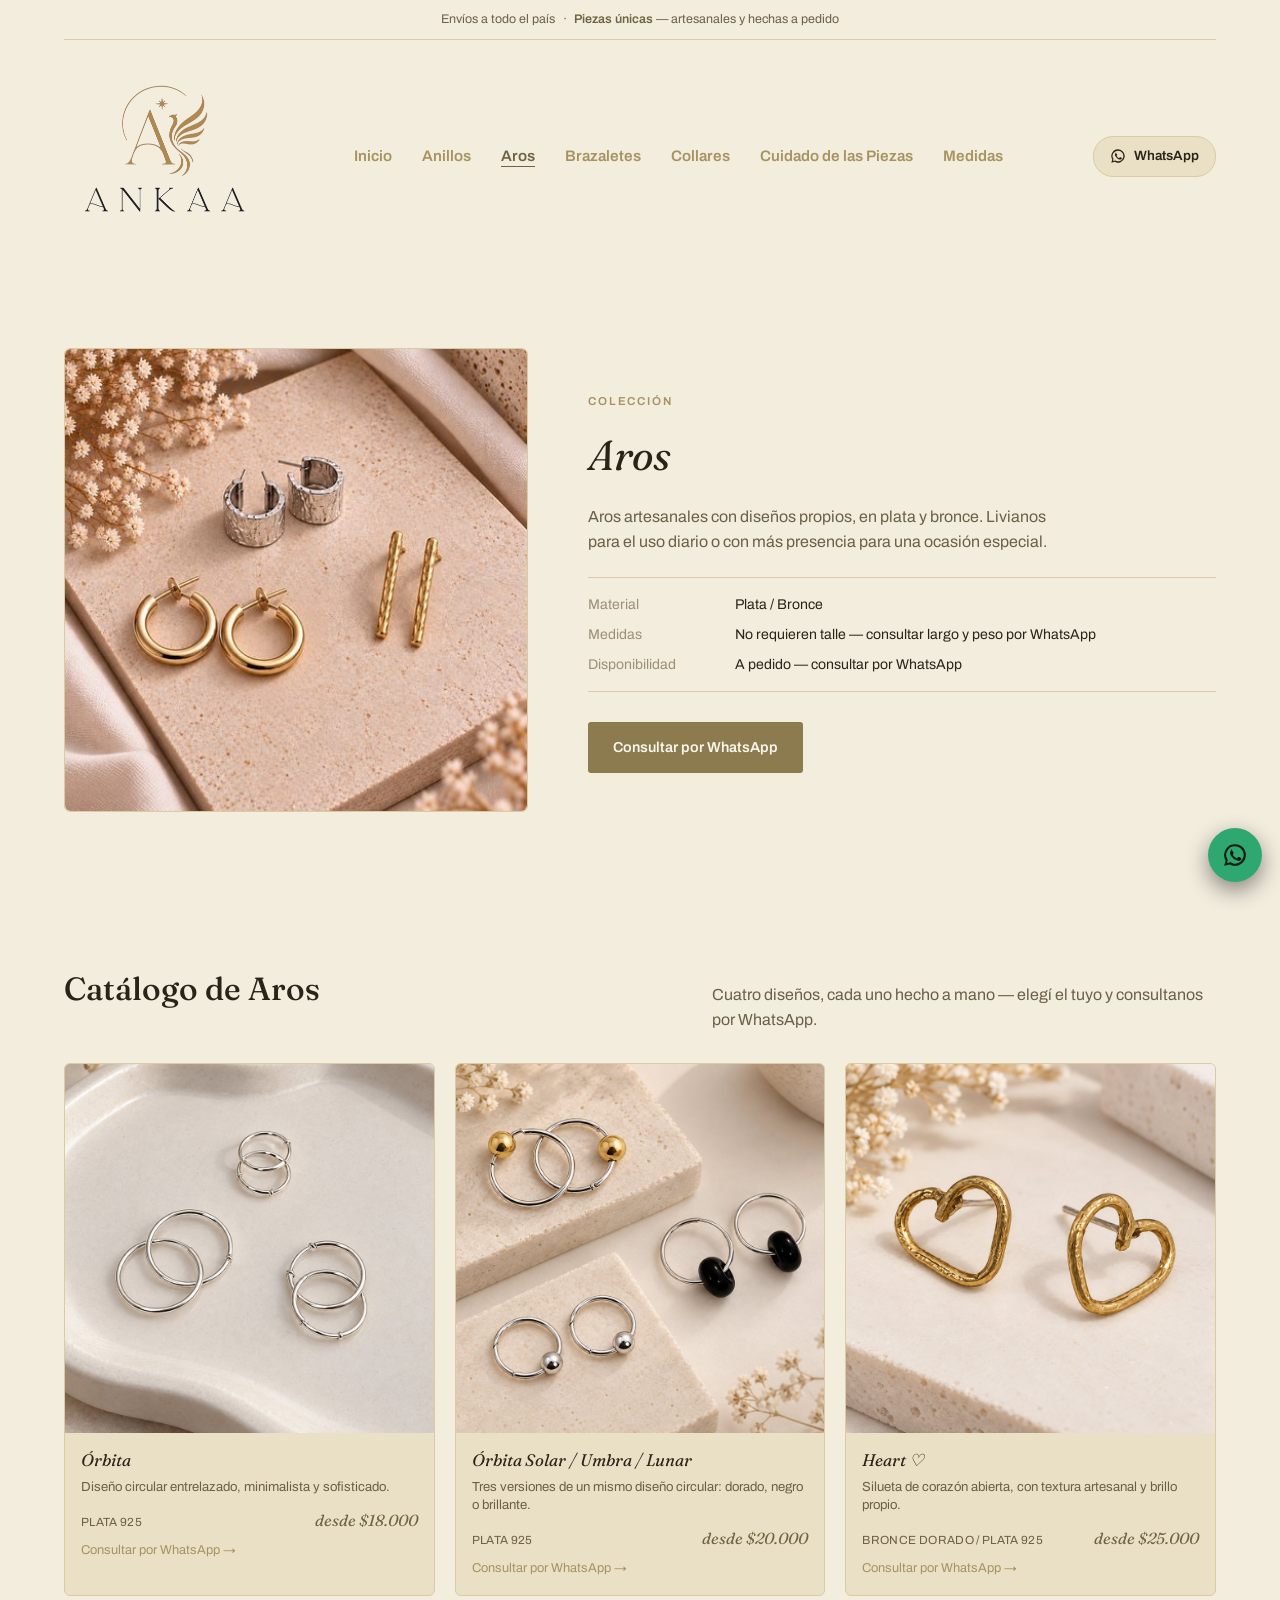
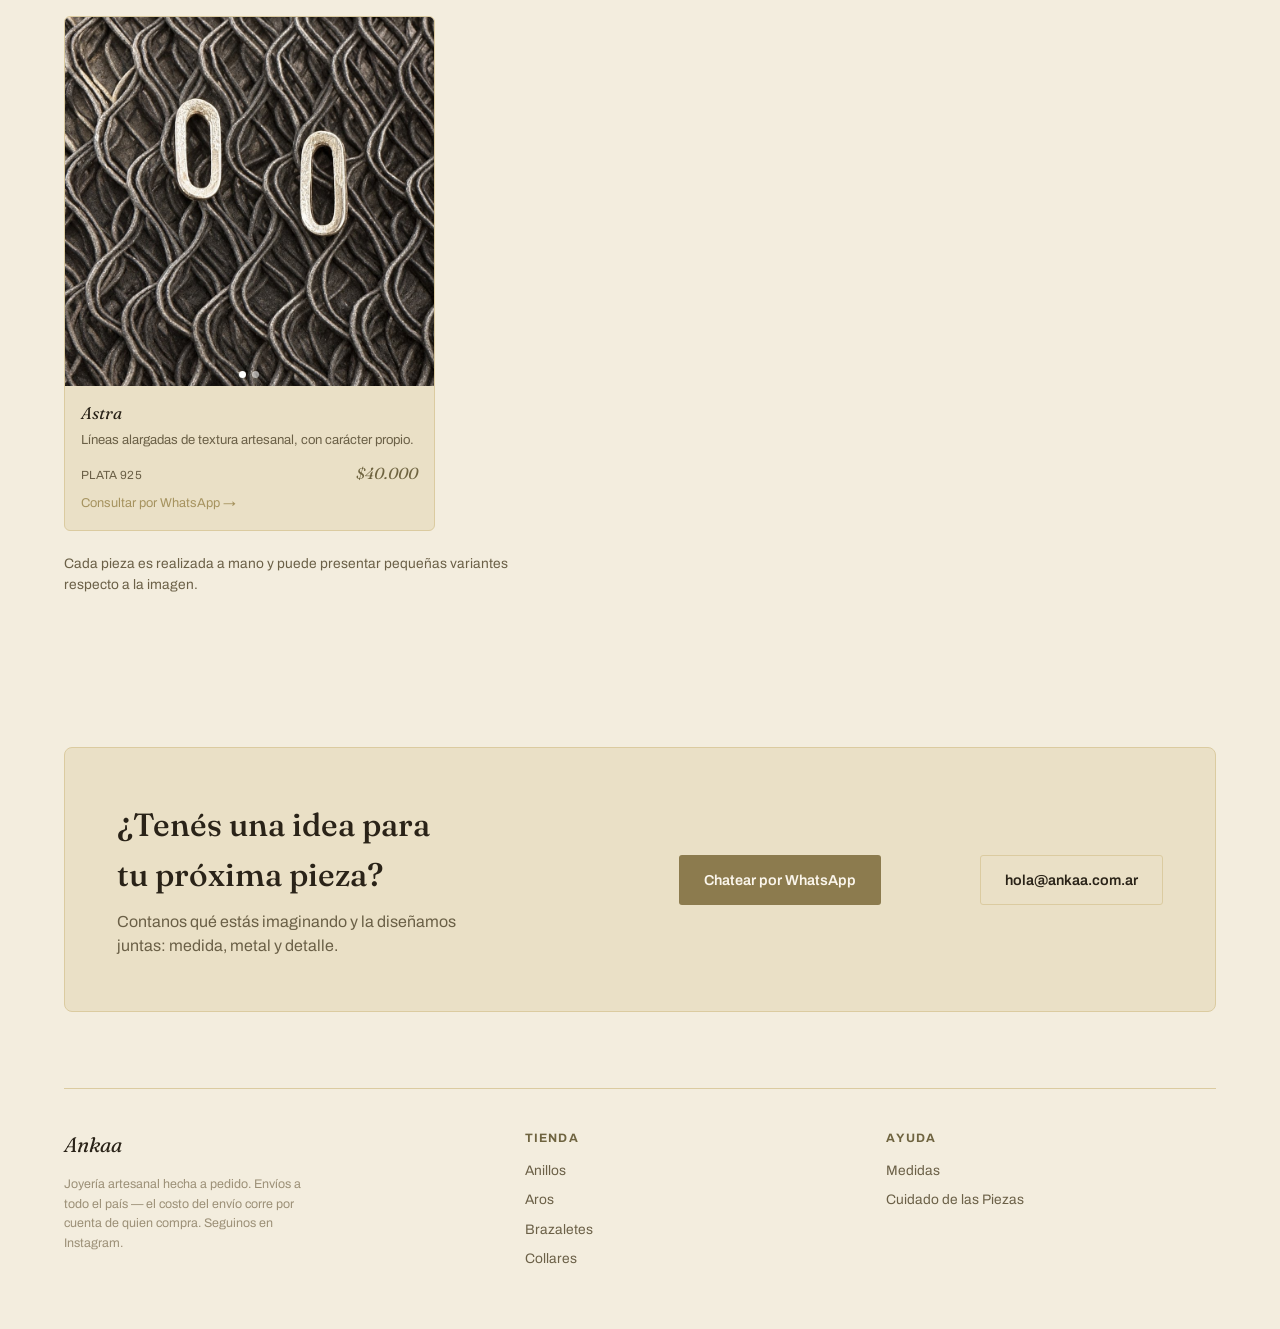
<file: aros.html>
<!DOCTYPE html>
<html lang="es">
<head>
<meta charset="UTF-8">
<meta name="viewport" content="width=device-width, initial-scale=1.0">
<title>Aros — Ankaa</title>
<link rel="stylesheet" href="https://fonts.googleapis.com/css2?family=Fraunces:ital,wght@0,400;0,500;1,400;1,500&family=Archivo:wght@400;600;700&display=swap">
<link rel="stylesheet" href="css/style.css">
</head>
<body>

<div class="topbar">
  <span>Envíos a todo el país</span>
  <span aria-hidden="true">·</span>
  <span><b>Piezas únicas</b> — artesanales y hechas a pedido</span>
</div>

<header class="site">
  <a class="logo" href="index.html" aria-label="Ankaa, inicio">
    <img src="img/logo.png" alt="Ankaa">
  </a>

  <nav class="categories" aria-label="Secciones">
    <a href="index.html">Inicio</a>
    <a href="anillos.html">Anillos</a>
    <a href="aros.html" aria-current="page">Aros</a>
    <a href="brazaletes.html">Brazaletes</a>
    <a href="collares.html">Collares</a>
    <a href="cuidado.html">Cuidado de las Piezas</a>
    <a href="medidas.html">Medidas</a>
  </nav>

  <div class="header-actions">
    <a class="whatsapp-pill" href="https://wa.me/5491150229282?text=Hola%21%20Quiero%20hacer%20una%20consulta%20sobre%20las%20piezas%20de%20Ankaa." target="_blank" rel="noopener">
      <svg viewBox="0 0 24 24" width="16" height="16" fill="currentColor" aria-hidden="true"><path d="M12 2a10 10 0 0 0-8.6 15.1L2 22l5.1-1.3A10 10 0 1 0 12 2zm0 2a8 8 0 1 1-4.2 14.8l-.3-.2-3 .8.8-2.9-.2-.3A8 8 0 0 1 12 4zm-3 3.6c-.2 0-.5 0-.7.4-.2.3-.9.9-.9 2.1s.9 2.4 1 2.6c.1.2 1.8 2.9 4.5 4 .6.3 1.1.4 1.5.5.6.2 1.2.2 1.6.1.5-.1 1.5-.6 1.7-1.2.2-.6.2-1.1.2-1.2-.1-.1-.3-.2-.6-.3-.3-.2-1.5-.8-1.8-.8-.2-.1-.4-.1-.6.1-.2.3-.7.8-.8 1-.2.2-.3.2-.5.1-.3-.1-1.1-.4-2.1-1.3-.8-.7-1.3-1.6-1.5-1.8-.1-.2 0-.4.1-.5.1-.1.3-.3.4-.5.1-.2.2-.3.3-.5.1-.2 0-.4 0-.5C9.9 9 9.3 7.6 9 7c-.2-.4-.4-.4-.6-.4H8z"/></svg>
      WhatsApp
    </a>

    <button class="nav-toggle" type="button" aria-expanded="false" aria-controls="menu-principal" aria-label="Abrir menú">
      <svg class="icon-open" viewBox="0 0 24 24" fill="none" aria-hidden="true"><path d="M4 6h16M4 12h16M4 18h16" stroke="#2A2318" stroke-width="1.8" stroke-linecap="round"/></svg>
      <svg class="icon-close" viewBox="0 0 24 24" fill="none" aria-hidden="true"><path d="M5 5l14 14M19 5L5 19" stroke="#2A2318" stroke-width="1.8" stroke-linecap="round"/></svg>
    </button>
  </div>
</header>

<main id="top">

  <section aria-labelledby="cat-title">
    <div class="feature">
      <div class="feature-art">
        <img src="img/cat-aros.jpg" alt="Aros Ankaa">
      </div>
      <div>
        <span class="eyebrow">Colección</span>
        <h1 id="cat-title" style="margin-top:10px; font-size: clamp(1.8rem, 3.6vw, 2.6rem); font-style: italic; font-weight:400;">Aros</h1>
        <p class="desc">Aros artesanales con diseños propios, en plata y bronce. Livianos para el uso diario o con más presencia para una ocasión especial.</p>
        <div class="label-table">
          <dl>
            <dt>Material</dt><dd>Plata / Bronce</dd>
            <dt>Medidas</dt><dd>No requieren talle — consultar largo y peso por WhatsApp</dd>
            <dt>Disponibilidad</dt><dd>A pedido — consultar por WhatsApp</dd>
          </dl>
        </div>
        <div class="hero-actions">
          <a class="btn btn-primary" href="https://wa.me/5491150229282?text=Hola%21%20Quiero%20consultar%20por%20la%20colecci%C3%B3n%20de%20Aros." target="_blank" rel="noopener">Consultar por WhatsApp</a>
        </div>
      </div>
    </div>
  </section>

  <section aria-labelledby="catalog-heading">
    <div class="section-head">
      <h2 id="catalog-heading">Catálogo de Aros</h2>
      <p class="sub">Cuatro diseños, cada uno hecho a mano — elegí el tuyo y consultanos por WhatsApp.</p>
    </div>
    <div class="catalog-grid">

      <a class="catalog-item" href="https://wa.me/5491150229282?text=Hola%21%20Quiero%20consultar%20por%3A%20Aros%20%C3%93rbita." target="_blank" rel="noopener">
        <div class="catalog-media">
          <img src="img/aros/orbita-1.jpg" alt="Aros Órbita Ankaa" loading="lazy">
        </div>
        <div class="catalog-cap">
          <div class="name">Órbita</div>
          <p class="tagline">Diseño circular entrelazado, minimalista y sofisticado.</p>
          <div class="meta"><span>Plata 925</span><span class="price">desde $18.000</span></div>
          <div class="cta">Consultar por WhatsApp →</div>
        </div>
      </a>

      <a class="catalog-item" href="https://wa.me/5491150229282?text=Hola%21%20Quiero%20consultar%20por%3A%20Aros%20%C3%93rbita%20Solar%20/%20Umbra%20/%20Lunar." target="_blank" rel="noopener">
        <div class="catalog-media">
          <img src="img/aros/orbita-svl-1.jpg" alt="Aros Órbita Solar, Umbra y Lunar Ankaa" loading="lazy">
        </div>
        <div class="catalog-cap">
          <div class="name">Órbita Solar / Umbra / Lunar</div>
          <p class="tagline">Tres versiones de un mismo diseño circular: dorado, negro o brillante.</p>
          <div class="meta"><span>Plata 925</span><span class="price">desde $20.000</span></div>
          <div class="cta">Consultar por WhatsApp →</div>
        </div>
      </a>

      <a class="catalog-item" href="https://wa.me/5491150229282?text=Hola%21%20Quiero%20consultar%20por%3A%20Aros%20Heart." target="_blank" rel="noopener">
        <div class="catalog-media">
          <img src="img/aros/heart-1.jpg" alt="Aros Heart Ankaa" loading="lazy">
        </div>
        <div class="catalog-cap">
          <div class="name">Heart <span aria-hidden="true">♡</span></div>
          <p class="tagline">Silueta de corazón abierta, con textura artesanal y brillo propio.</p>
          <div class="meta"><span>Bronce dorado / Plata 925</span><span class="price">desde $25.000</span></div>
          <div class="cta">Consultar por WhatsApp →</div>
        </div>
      </a>

      <a class="catalog-item" href="https://wa.me/5491150229282?text=Hola%21%20Quiero%20consultar%20por%3A%20Aros%20Astra." target="_blank" rel="noopener">
        <div class="catalog-media" data-multi>
          <div class="m-track">
            <img class="m-img" src="img/aros/astra-2.jpg" alt="Aros Astra Ankaa" loading="lazy">
            <img class="m-img" src="img/aros/astra-1.jpg" alt="" loading="lazy">
          </div>
          <div class="media-dots" role="tablist" aria-label="Ver más fotos">
            <button type="button" class="dot is-active" data-idx="0" aria-label="Foto 1"></button>
            <button type="button" class="dot" data-idx="1" aria-label="Foto 2"></button>
          </div>
        </div>
        <div class="catalog-cap">
          <div class="name">Astra</div>
          <p class="tagline">Líneas alargadas de textura artesanal, con carácter propio.</p>
          <div class="meta"><span>Plata 925</span><span class="price">$40.000</span></div>
          <div class="cta">Consultar por WhatsApp →</div>
        </div>
      </a>

    </div>
    <p class="catalog-note">Cada pieza es realizada a mano y puede presentar pequeñas variantes respecto a la imagen.</p>
  </section>
  <section id="contacto" aria-label="Contacto">
    <div class="cta-band">
      <div>
        <h2>¿Tenés una idea para tu próxima pieza?</h2>
        <p>Contanos qué estás imaginando y la diseñamos juntas: medida, metal y detalle.</p>
      </div>
      <a class="btn btn-primary" href="https://wa.me/5491150229282?text=Hola%21%20Quiero%20hacer%20una%20consulta%20sobre%20las%20piezas%20de%20Ankaa." target="_blank" rel="noopener">Chatear por WhatsApp</a>
      <a class="btn btn-ghost" href="mailto:hola@ankaa.com.ar">hola@ankaa.com.ar</a>
    </div>
  </section>
</main>

<footer>
  <div>
    <div class="foot-brand">Ankaa</div>
    <p class="foot-fine">Joyería artesanal hecha a pedido. Envíos a todo el país — el costo del envío corre por cuenta de quien compra. Seguinos en <a href="https://www.instagram.com/ankaa.collection/" target="_blank" rel="noopener">Instagram</a>.</p>
  </div>
  <div>
    <h4>Tienda</h4>
    <ul>
      <li><a href="anillos.html">Anillos</a></li>
      <li><a href="aros.html">Aros</a></li>
      <li><a href="brazaletes.html">Brazaletes</a></li>
      <li><a href="collares.html">Collares</a></li>
    </ul>
  </div>
  <div>
    <h4>Ayuda</h4>
    <ul>
      <li><a href="medidas.html">Medidas</a></li>
      <li><a href="cuidado.html">Cuidado de las Piezas</a></li>
    </ul>
  </div>
</footer>

<a class="float-wa" href="https://wa.me/5491150229282?text=Hola%21%20Quiero%20hacer%20una%20consulta%20sobre%20las%20piezas%20de%20Ankaa." target="_blank" rel="noopener" aria-label="Chatear por WhatsApp">
  <svg viewBox="0 0 24 24" fill="#0b1a12" aria-hidden="true"><path d="M12 2a10 10 0 0 0-8.6 15.1L2 22l5.1-1.3A10 10 0 1 0 12 2zm0 2a8 8 0 1 1-4.2 14.8l-.3-.2-3 .8.8-2.9-.2-.3A8 8 0 0 1 12 4zm-3 3.6c-.2 0-.5 0-.7.4-.2.3-.9.9-.9 2.1s.9 2.4 1 2.6c.1.2 1.8 2.9 4.5 4 .6.3 1.1.4 1.5.5.6.2 1.2.2 1.6.1.5-.1 1.5-.6 1.7-1.2.2-.6.2-1.1.2-1.2-.1-.1-.3-.2-.6-.3-.3-.2-1.5-.8-1.8-.8-.2-.1-.4-.1-.6.1-.2.3-.7.8-.8 1-.2.2-.3.2-.5.1-.3-.1-1.1-.4-2.1-1.3-.8-.7-1.3-1.6-1.5-1.8-.1-.2 0-.4.1-.5.1-.1.3-.3.4-.5.1-.2.2-.3.3-.5.1-.2 0-.4 0-.5C9.9 9 9.3 7.6 9 7c-.2-.4-.4-.4-.6-.4H8z"/></svg>
</a>

<script src="js/script.js"></script>
</body>
</html>
</file>
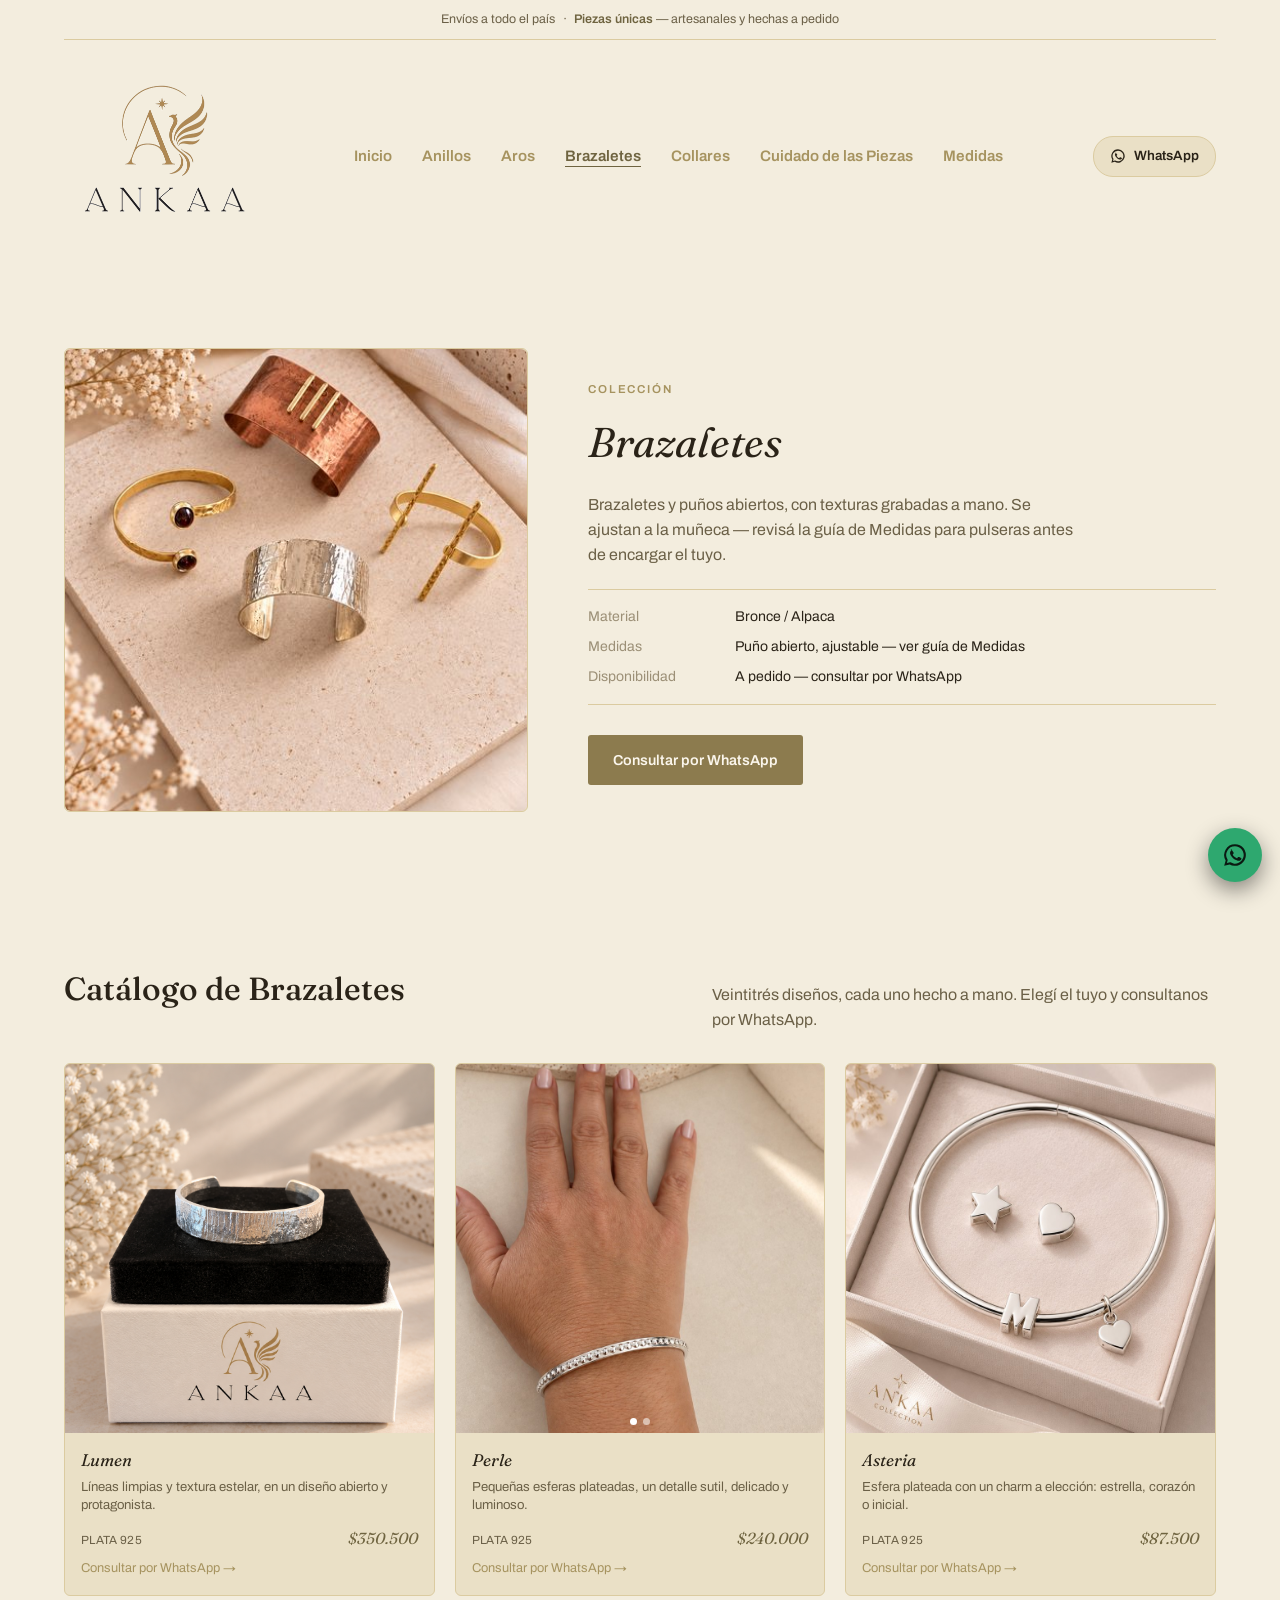
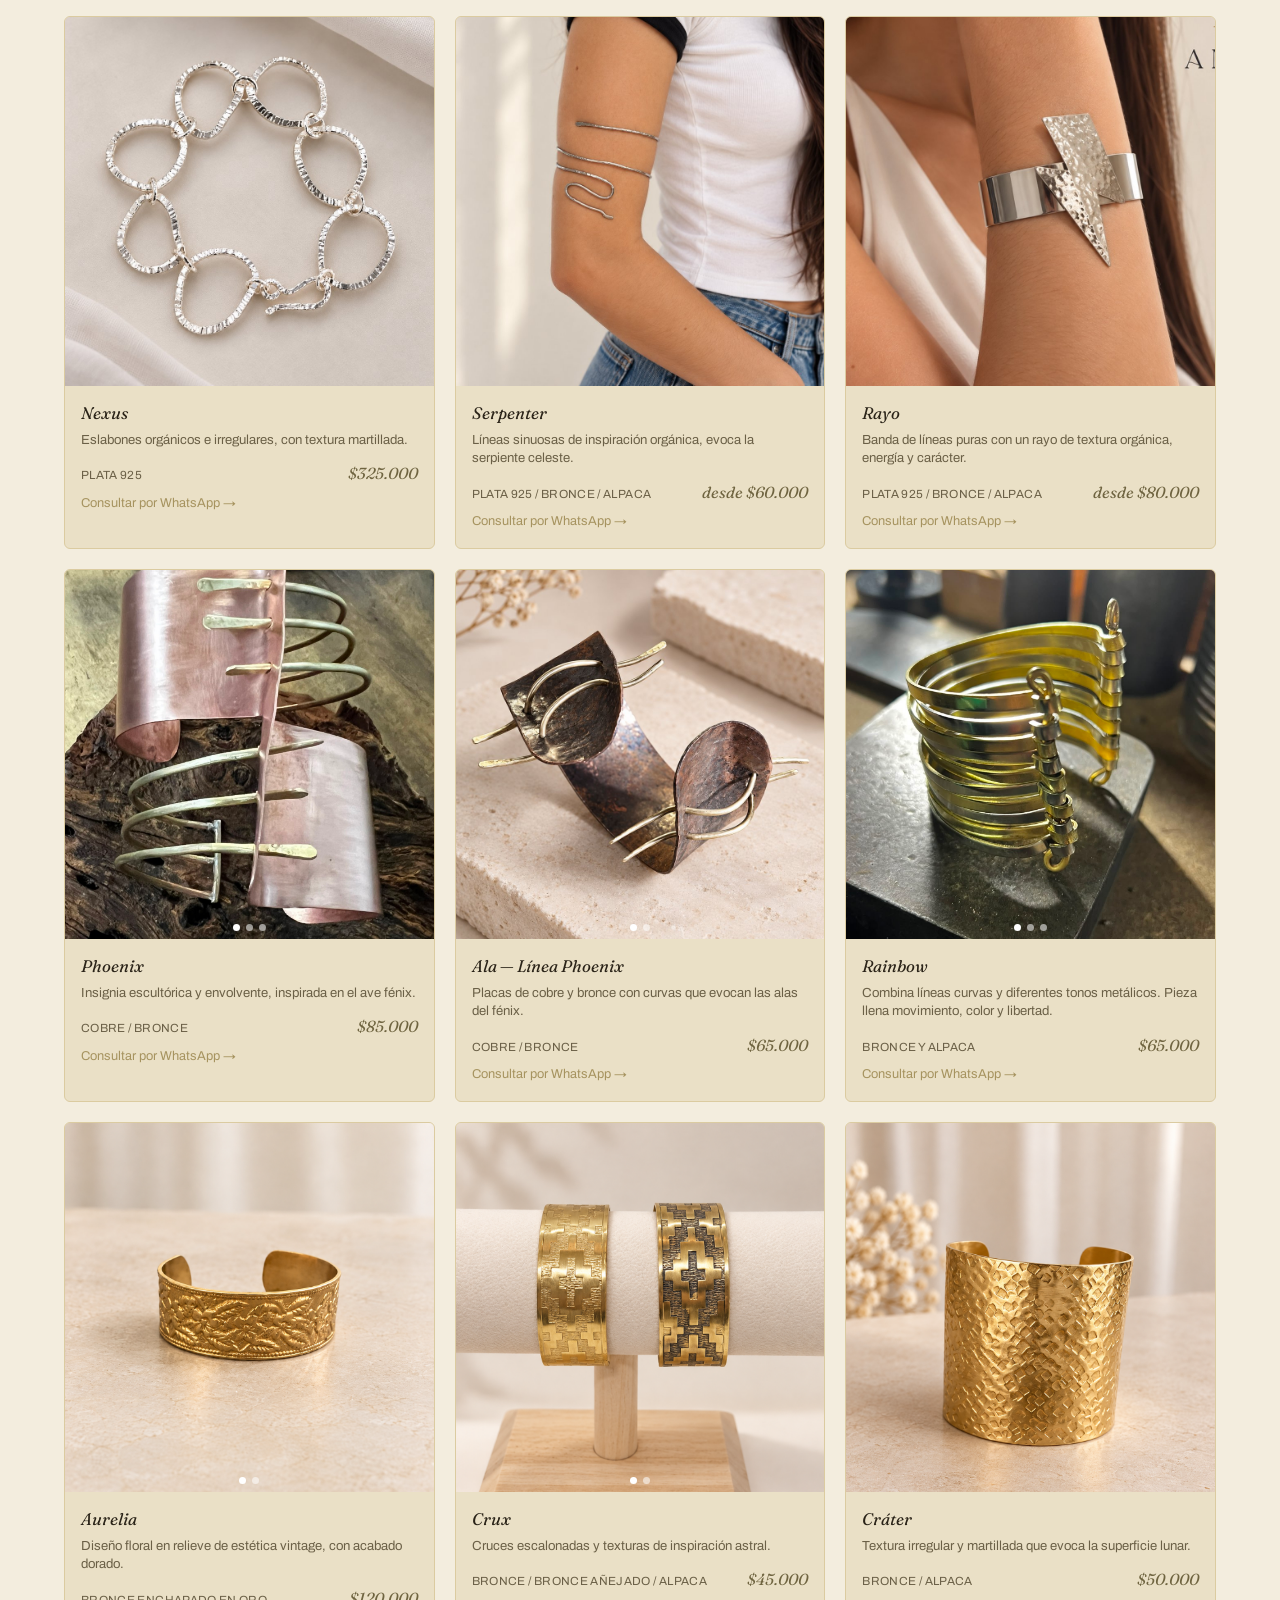
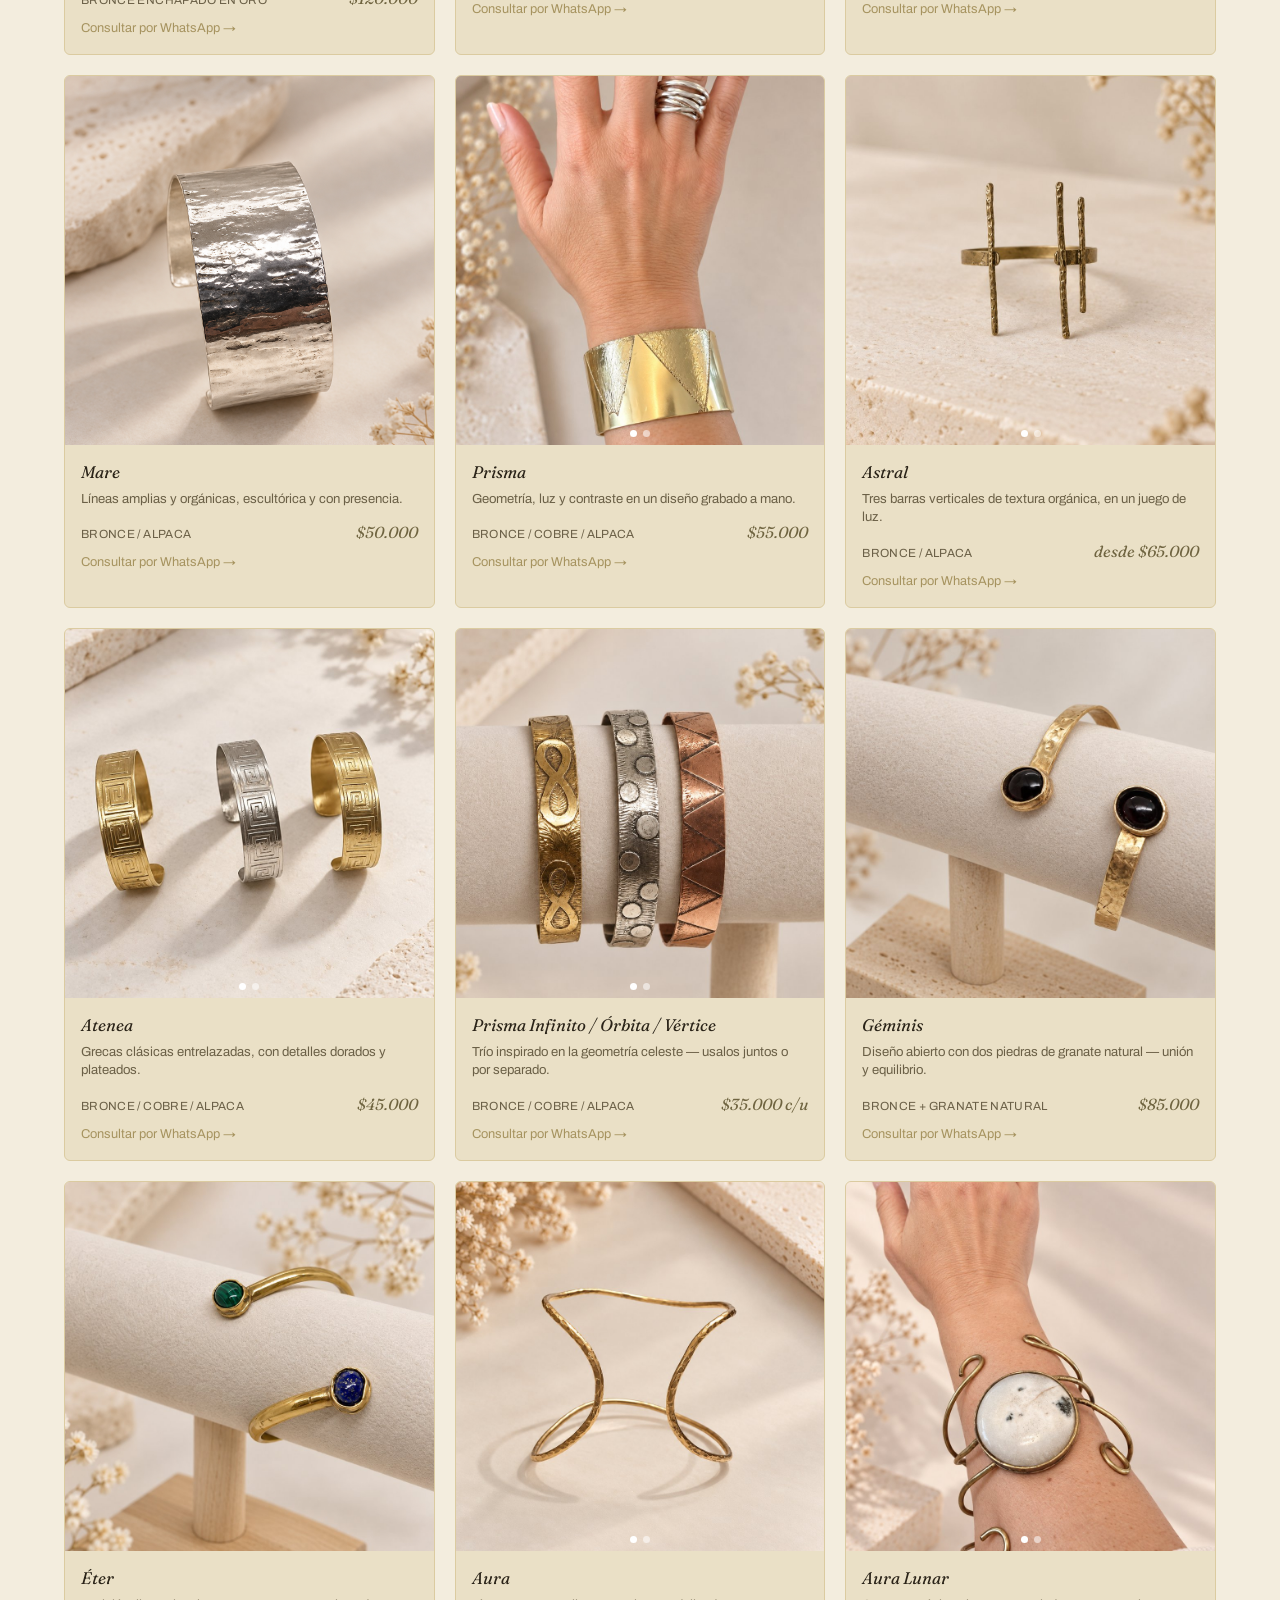
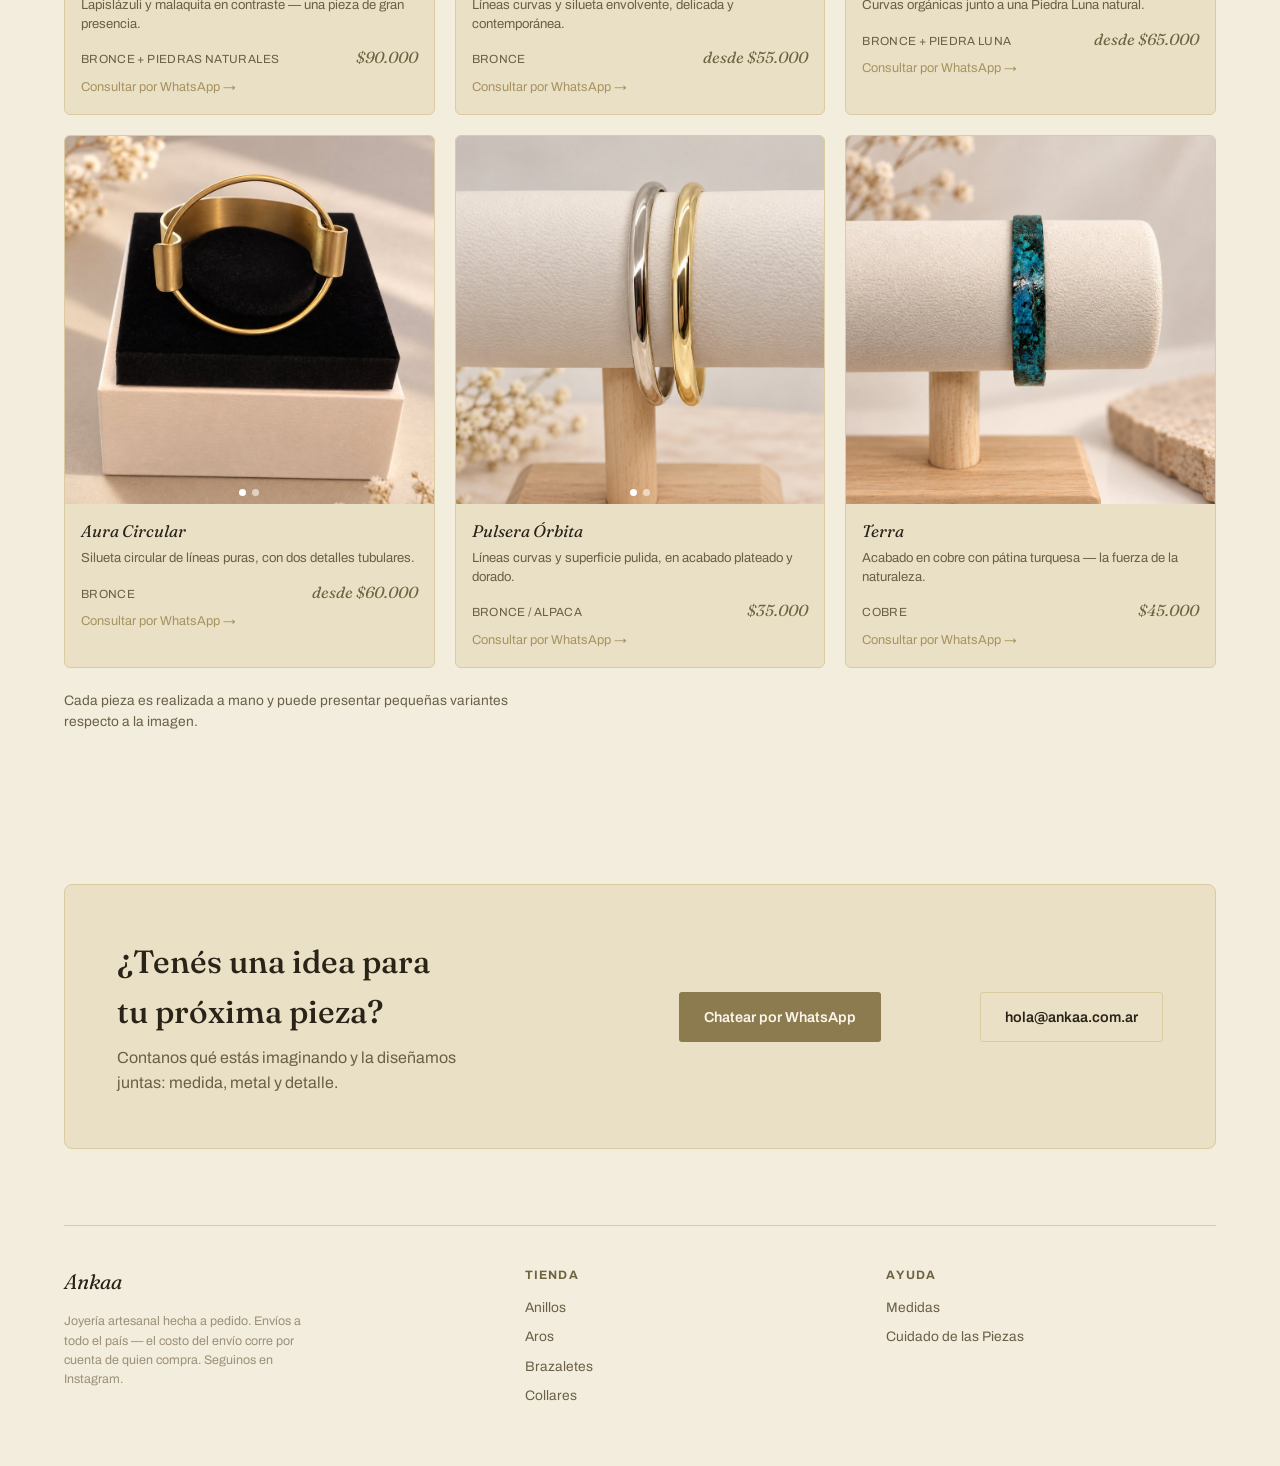
<file: brazaletes.html>
<!DOCTYPE html>
<html lang="es">
<head>
<meta charset="UTF-8">
<meta name="viewport" content="width=device-width, initial-scale=1.0">
<title>Brazaletes — Ankaa</title>
<link rel="stylesheet" href="https://fonts.googleapis.com/css2?family=Fraunces:ital,wght@0,400;0,500;1,400;1,500&family=Archivo:wght@400;600;700&display=swap">
<link rel="stylesheet" href="css/style.css">
</head>
<body>

<div class="topbar">
  <span>Envíos a todo el país</span>
  <span aria-hidden="true">·</span>
  <span><b>Piezas únicas</b> — artesanales y hechas a pedido</span>
</div>

<header class="site">
  <a class="logo" href="index.html" aria-label="Ankaa, inicio">
    <img src="img/logo.png" alt="Ankaa">
  </a>

  <nav class="categories" aria-label="Secciones">
    <a href="index.html">Inicio</a>
    <a href="anillos.html">Anillos</a>
    <a href="aros.html">Aros</a>
    <a href="brazaletes.html" aria-current="page">Brazaletes</a>
    <a href="collares.html">Collares</a>
    <a href="cuidado.html">Cuidado de las Piezas</a>
    <a href="medidas.html">Medidas</a>
  </nav>

  <div class="header-actions">
    <a class="whatsapp-pill" href="https://wa.me/5491150229282?text=Hola%21%20Quiero%20hacer%20una%20consulta%20sobre%20las%20piezas%20de%20Ankaa." target="_blank" rel="noopener">
      <svg viewBox="0 0 24 24" width="16" height="16" fill="currentColor" aria-hidden="true"><path d="M12 2a10 10 0 0 0-8.6 15.1L2 22l5.1-1.3A10 10 0 1 0 12 2zm0 2a8 8 0 1 1-4.2 14.8l-.3-.2-3 .8.8-2.9-.2-.3A8 8 0 0 1 12 4zm-3 3.6c-.2 0-.5 0-.7.4-.2.3-.9.9-.9 2.1s.9 2.4 1 2.6c.1.2 1.8 2.9 4.5 4 .6.3 1.1.4 1.5.5.6.2 1.2.2 1.6.1.5-.1 1.5-.6 1.7-1.2.2-.6.2-1.1.2-1.2-.1-.1-.3-.2-.6-.3-.3-.2-1.5-.8-1.8-.8-.2-.1-.4-.1-.6.1-.2.3-.7.8-.8 1-.2.2-.3.2-.5.1-.3-.1-1.1-.4-2.1-1.3-.8-.7-1.3-1.6-1.5-1.8-.1-.2 0-.4.1-.5.1-.1.3-.3.4-.5.1-.2.2-.3.3-.5.1-.2 0-.4 0-.5C9.9 9 9.3 7.6 9 7c-.2-.4-.4-.4-.6-.4H8z"/></svg>
      WhatsApp
    </a>

    <button class="nav-toggle" type="button" aria-expanded="false" aria-controls="menu-principal" aria-label="Abrir menú">
      <svg class="icon-open" viewBox="0 0 24 24" fill="none" aria-hidden="true"><path d="M4 6h16M4 12h16M4 18h16" stroke="#2A2318" stroke-width="1.8" stroke-linecap="round"/></svg>
      <svg class="icon-close" viewBox="0 0 24 24" fill="none" aria-hidden="true"><path d="M5 5l14 14M19 5L5 19" stroke="#2A2318" stroke-width="1.8" stroke-linecap="round"/></svg>
    </button>
  </div>
</header>

<main id="top">

  <section aria-labelledby="cat-title">
    <div class="feature">
      <div class="feature-art">
        <img src="img/cat-brazaletes.jpg" alt="Brazaletes Ankaa">
      </div>
      <div>
        <span class="eyebrow">Colección</span>
        <h1 id="cat-title" style="margin-top:10px; font-size: clamp(1.8rem, 3.6vw, 2.6rem); font-style: italic; font-weight:400;">Brazaletes</h1>
        <p class="desc">Brazaletes y puños abiertos, con texturas grabadas a mano. Se ajustan a la muñeca — revisá la guía de Medidas para pulseras antes de encargar el tuyo.</p>
        <div class="label-table">
          <dl>
            <dt>Material</dt><dd>Bronce / Alpaca</dd>
            <dt>Medidas</dt><dd>Puño abierto, ajustable — ver guía de Medidas</dd>
            <dt>Disponibilidad</dt><dd>A pedido — consultar por WhatsApp</dd>
          </dl>
        </div>
        <div class="hero-actions">
          <a class="btn btn-primary" href="https://wa.me/5491150229282?text=Hola%21%20Quiero%20consultar%20por%20la%20colecci%C3%B3n%20de%20Brazaletes." target="_blank" rel="noopener">Consultar por WhatsApp</a>
        </div>
      </div>
    </div>
  </section>

  <section aria-labelledby="catalog-heading">
    <div class="section-head">
      <h2 id="catalog-heading">Catálogo de Brazaletes</h2>
      <p class="sub">Veintitrés diseños, cada uno hecho a mano. Elegí el tuyo y consultanos por WhatsApp.</p>
    </div>
    <div class="catalog-grid">

      <a class="catalog-item" href="https://wa.me/5491150229282?text=Hola%21%20Quiero%20consultar%20por%3A%20Brazalete%20Lumen." target="_blank" rel="noopener">
        <div class="catalog-media">
          <img src="img/brazaletes/1. Brazalete Lumen Foto 1.PNG" alt="Brazalete Lumen Ankaa" loading="lazy">
        </div>
        <div class="catalog-cap">
          <div class="name">Lumen</div>
          <p class="tagline">Líneas limpias y textura estelar, en un diseño abierto y protagonista.</p>
          <div class="meta"><span>Plata 925</span><span class="price">$350.500</span></div>
          <div class="cta">Consultar por WhatsApp →</div>
        </div>
      </a>

      <a class="catalog-item" href="https://wa.me/5491150229282?text=Hola%21%20Quiero%20consultar%20por%3A%20Brazalete%20Perle." target="_blank" rel="noopener">
        <div class="catalog-media" data-multi>
          <div class="m-track">
            <img class="m-img" src="img/brazaletes/perle-1.jpg" alt="Brazalete Perle Ankaa" loading="lazy">
            <img class="m-img" src="img/brazaletes/perle-2.jpg" alt="" loading="lazy">
          </div>
          <div class="media-dots" role="tablist" aria-label="Ver más fotos">
            <button type="button" class="dot is-active" data-idx="0" aria-label="Foto 1"></button>
            <button type="button" class="dot" data-idx="1" aria-label="Foto 2"></button>
          </div>
        </div>
        <div class="catalog-cap">
          <div class="name">Perle</div>
          <p class="tagline">Pequeñas esferas plateadas, un detalle sutil, delicado y luminoso.</p>
          <div class="meta"><span>Plata 925</span><span class="price">$240.000</span></div>
          <div class="cta">Consultar por WhatsApp →</div>
        </div>
      </a>

      <a class="catalog-item" href="https://wa.me/5491150229282?text=Hola%21%20Quiero%20consultar%20por%3A%20Brazalete%20Asteria." target="_blank" rel="noopener">
        <div class="catalog-media">
          <img src="img/brazaletes/asteria-1.jpg" alt="Brazalete Asteria Ankaa" loading="lazy">
        </div>
        <div class="catalog-cap">
          <div class="name">Asteria</div>
          <p class="tagline">Esfera plateada con un charm a elección: estrella, corazón o inicial.</p>
          <div class="meta"><span>Plata 925</span><span class="price">$87.500</span></div>
          <div class="cta">Consultar por WhatsApp →</div>
        </div>
      </a>

      <a class="catalog-item" href="https://wa.me/5491150229282?text=Hola%21%20Quiero%20consultar%20por%3A%20Brazalete%20Nexus." target="_blank" rel="noopener">
        <div class="catalog-media">
          <img src="img/brazaletes/nexus-1.jpg" alt="Brazalete Nexus Ankaa" loading="lazy">
        </div>
        <div class="catalog-cap">
          <div class="name">Nexus</div>
          <p class="tagline">Eslabones orgánicos e irregulares, con textura martillada.</p>
          <div class="meta"><span>Plata 925</span><span class="price">$325.000</span></div>
          <div class="cta">Consultar por WhatsApp →</div>
        </div>
      </a>

      <a class="catalog-item" href="https://wa.me/5491150229282?text=Hola%21%20Quiero%20consultar%20por%3A%20Brazalete%20Serpenter." target="_blank" rel="noopener">
        <div class="catalog-media">
          <img src="img/brazaletes/serpenter-1.jpg" alt="Brazalete Serpenter Ankaa" loading="lazy">
        </div>
        <div class="catalog-cap">
          <div class="name">Serpenter</div>
          <p class="tagline">Líneas sinuosas de inspiración orgánica, evoca la serpiente celeste.</p>
          <div class="meta"><span>Plata 925 / Bronce / Alpaca</span><span class="price">desde $60.000</span></div>
          <div class="cta">Consultar por WhatsApp →</div>
        </div>
      </a>

      <a class="catalog-item" href="https://wa.me/5491150229282?text=Hola%21%20Quiero%20consultar%20por%3A%20Brazalete%20Rayo." target="_blank" rel="noopener">
        <div class="catalog-media">
          <img src="img/brazaletes/rayo-1.jpg" alt="Brazalete Rayo Ankaa" loading="lazy">
        </div>
        <div class="catalog-cap">
          <div class="name">Rayo</div>
          <p class="tagline">Banda de líneas puras con un rayo de textura orgánica, energía y carácter.</p>
          <div class="meta"><span>Plata 925 / Bronce / Alpaca</span><span class="price">desde $80.000</span></div>
          <div class="cta">Consultar por WhatsApp →</div>
        </div>
      </a>

      <a class="catalog-item" href="https://wa.me/5491150229282?text=Hola%21%20Quiero%20consultar%20por%3A%20Brazalete%20Phoenix." target="_blank" rel="noopener">
        <div class="catalog-media" data-multi>
          <div class="m-track">
            <img class="m-img" src="img/brazaletes/7.Brazale Phoenix Foto 1.jpg" alt="Brazalete Phoenix Ankaa" loading="lazy">
            <img class="m-img" src="img/brazaletes/7. Brazalete a Phoenix Foto 2.png" alt="" loading="lazy">
            <img class="m-img" src="img/brazaletes/7. Brazalete Phoenix Foto 3.jpg" alt="" loading="lazy">
          </div>
          <div class="media-dots" role="tablist" aria-label="Ver más fotos">
            <button type="button" class="dot is-active" data-idx="0" aria-label="Foto 1"></button>
            <button type="button" class="dot" data-idx="1" aria-label="Foto 2"></button>
            <button type="button" class="dot" data-idx="2" aria-label="Foto 3"></button>
          </div>
        </div>
        <div class="catalog-cap">
          <div class="name">Phoenix</div>
          <p class="tagline">Insignia escultórica y envolvente, inspirada en el ave fénix.</p>
          <div class="meta"><span>Cobre / Bronce</span><span class="price">$85.000</span></div>
          <div class="cta">Consultar por WhatsApp →</div>
        </div>
      </a>

      <a class="catalog-item" href="https://wa.me/5491150229282?text=Hola%21%20Quiero%20consultar%20por%3A%20Brazalete%20Ala%20%E2%80%94%20L%C3%ADnea%20Phoenix." target="_blank" rel="noopener">
        <div class="catalog-media" data-multi>
          <div class="m-track">
            <img class="m-img" src="img/brazaletes/ala-1.jpg" alt="Brazalete Ala — Línea Phoenix Ankaa" loading="lazy">
            <img class="m-img" src="img/brazaletes/ala-2.jpg" alt="" loading="lazy">
          </div>
          <div class="media-dots" role="tablist" aria-label="Ver más fotos">
            <button type="button" class="dot is-active" data-idx="0" aria-label="Foto 1"></button>
            <button type="button" class="dot" data-idx="1" aria-label="Foto 2"></button>
          </div>
        </div>
        <div class="catalog-cap">
          <div class="name">Ala — Línea Phoenix</div>
          <p class="tagline">Placas de cobre y bronce con curvas que evocan las alas del fénix.</p>
          <div class="meta"><span>Cobre / Bronce</span><span class="price">$65.000</span></div>
          <div class="cta">Consultar por WhatsApp →</div>
        </div>
      </a>

      <a class="catalog-item" href="https://wa.me/5491150229282?text=Hola%21%20Quiero%20consultar%20por%3A%20Brazalete%20Rainbow." target="_blank" rel="noopener">
        <div class="catalog-media" data-multi>
          <div class="m-track">
            <img class="m-img" src="img/brazaletes/9. Brazalete Rainbow Foto 1.JPG" alt="Brazalete Rainbow Ankaa" loading="lazy">
            <img class="m-img" src="img/brazaletes/9. Brazalete Rainbow Foto 2.PNG" alt="" loading="lazy">
            <img class="m-img" src="img/brazaletes/9. Brazalete Rainbow Foto 3.PNG" alt="" loading="lazy">
          </div>
          <div class="media-dots" role="tablist" aria-label="Ver más fotos">
            <button type="button" class="dot is-active" data-idx="0" aria-label="Foto 1"></button>
            <button type="button" class="dot" data-idx="1" aria-label="Foto 2"></button>
            <button type="button" class="dot" data-idx="2" aria-label="Foto 3"></button>
          </div>
        </div>
        <div class="catalog-cap">
          <div class="name">Rainbow</div>
          <p class="tagline">Combina líneas curvas y diferentes tonos metálicos. Pieza llena movimiento, color y libertad.</p>
          <div class="meta"><span>Bronce y Alpaca</span><span class="price">$65.000</span></div>
          <div class="cta">Consultar por WhatsApp →</div>
        </div>
      </a>

      <a class="catalog-item" href="https://wa.me/5491150229282?text=Hola%21%20Quiero%20consultar%20por%3A%20Brazalete%20Aurelia." target="_blank" rel="noopener">
        <div class="catalog-media" data-multi>
          <div class="m-track">
            <img class="m-img" src="img/brazaletes/10. Brazalete Aurelia Foto 1.PNG" alt="Brazalete Aurelia Ankaa" loading="lazy">
            <img class="m-img" src="img/brazaletes/10. Brazalete Aurelia Foto 2.jpg" alt="" loading="lazy">
          </div>
          <div class="media-dots" role="tablist" aria-label="Ver más fotos">
            <button type="button" class="dot is-active" data-idx="0" aria-label="Foto 1"></button>
            <button type="button" class="dot" data-idx="1" aria-label="Foto 2"></button>
          </div>
        </div>
        <div class="catalog-cap">
          <div class="name">Aurelia</div>
          <p class="tagline">Diseño floral en relieve de estética vintage, con acabado dorado.</p>
          <div class="meta"><span>Bronce enchapado en oro</span><span class="price">$120.000</span></div>
          <div class="cta">Consultar por WhatsApp →</div>
        </div>
      </a>

      <a class="catalog-item" href="https://wa.me/5491150229282?text=Hola%21%20Quiero%20consultar%20por%3A%20Brazalete%20Crux." target="_blank" rel="noopener">
        <div class="catalog-media" data-multi>
          <div class="m-track">
            <img class="m-img" src="img/brazaletes/11. Brazalete Crux Foto 1.PNG" alt="Brazalete Crux Ankaa" loading="lazy">
            <img class="m-img" src="img/brazaletes/11. Brazalete Crux Foto 2.PNG" alt="Brazalete Crux Ankaa" loading="lazy">
          </div>
          <div class="media-dots" role="tablist" aria-label="Ver más fotos">
            <button type="button" class="dot is-active" data-idx="0" aria-label="Foto 1"></button>
            <button type="button" class="dot" data-idx="1" aria-label="Foto 2"></button>
          </div>
        </div>
        <div class="catalog-cap">
          <div class="name">Crux</div>
          <p class="tagline">Cruces escalonadas y texturas de inspiración astral.</p>
          <div class="meta"><span>Bronce / Bronce añejado / Alpaca</span><span class="price">$45.000</span></div>
          <div class="cta">Consultar por WhatsApp →</div>
        </div>
      </a>

      <a class="catalog-item" href="https://wa.me/5491150229282?text=Hola%21%20Quiero%20consultar%20por%3A%20Brazalete%20Cr%C3%A1ter." target="_blank" rel="noopener">
        <div class="catalog-media">
          <img src="img/brazaletes/12. Brazalete Crater.PNG" alt="Brazalete Cráter Ankaa" loading="lazy">
        </div>
        <div class="catalog-cap">
          <div class="name">Cráter</div>
          <p class="tagline">Textura irregular y martillada que evoca la superficie lunar.</p>
          <div class="meta"><span>Bronce / Alpaca</span><span class="price">$50.000</span></div>
          <div class="cta">Consultar por WhatsApp →</div>
        </div>
      </a>

      <a class="catalog-item" href="https://wa.me/5491150229282?text=Hola%21%20Quiero%20consultar%20por%3A%20Brazalete%20Mare." target="_blank" rel="noopener">
        <div class="catalog-media">
          <img src="img/brazaletes/13. Brazalete Mare Foto 1.PNG" alt="Brazalete Mare Ankaa" loading="lazy">
        </div>
        <div class="catalog-cap">
          <div class="name">Mare</div>
          <p class="tagline">Líneas amplias y orgánicas, escultórica y con presencia.</p>
          <div class="meta"><span>Bronce / Alpaca</span><span class="price">$50.000</span></div>
          <div class="cta">Consultar por WhatsApp →</div>
        </div>
      </a>

      <a class="catalog-item" href="https://wa.me/5491150229282?text=Hola%21%20Quiero%20consultar%20por%3A%20Brazalete%20Prisma." target="_blank" rel="noopener">
        <div class="catalog-media" data-multi>
          <div class="m-track">
            <img class="m-img" src="img/brazaletes/prisma-1.jpg" alt="Brazalete Prisma Ankaa" loading="lazy">
            <img class="m-img" src="img/brazaletes/prisma-2.jpg" alt="" loading="lazy">
          </div>
          <div class="media-dots" role="tablist" aria-label="Ver más fotos">
            <button type="button" class="dot is-active" data-idx="0" aria-label="Foto 1"></button>
            <button type="button" class="dot" data-idx="1" aria-label="Foto 2"></button>
          </div>
        </div>
        <div class="catalog-cap">
          <div class="name">Prisma</div>
          <p class="tagline">Geometría, luz y contraste en un diseño grabado a mano.</p>
          <div class="meta"><span>Bronce / Cobre / Alpaca</span><span class="price">$55.000</span></div>
          <div class="cta">Consultar por WhatsApp →</div>
        </div>
      </a>

      <a class="catalog-item" href="https://wa.me/5491150229282?text=Hola%21%20Quiero%20consultar%20por%3A%20Brazalete%20Astral." target="_blank" rel="noopener">
        <div class="catalog-media" data-multi>
          <div class="m-track">
            <img class="m-img" src="img/brazaletes/astral-1.jpg" alt="Brazalete Astral Ankaa" loading="lazy">
            <img class="m-img" src="img/brazaletes/astral-2.jpg" alt="" loading="lazy">
          </div>
          <div class="media-dots" role="tablist" aria-label="Ver más fotos">
            <button type="button" class="dot is-active" data-idx="0" aria-label="Foto 1"></button>
            <button type="button" class="dot" data-idx="1" aria-label="Foto 2"></button>
          </div>
        </div>
        <div class="catalog-cap">
          <div class="name">Astral</div>
          <p class="tagline">Tres barras verticales de textura orgánica, en un juego de luz.</p>
          <div class="meta"><span>Bronce / Alpaca</span><span class="price">desde $65.000</span></div>
          <div class="cta">Consultar por WhatsApp →</div>
        </div>
      </a>

      <a class="catalog-item" href="https://wa.me/5491150229282?text=Hola%21%20Quiero%20consultar%20por%3A%20Brazalete%20Atenea." target="_blank" rel="noopener">
        <div class="catalog-media" data-multi>
          <div class="m-track">
            <img class="m-img" src="img/brazaletes/atenea-1.jpg" alt="Brazalete Atenea Ankaa" loading="lazy">
            <img class="m-img" src="img/brazaletes/atenea-2.jpg" alt="" loading="lazy">
          </div>
          <div class="media-dots" role="tablist" aria-label="Ver más fotos">
            <button type="button" class="dot is-active" data-idx="0" aria-label="Foto 1"></button>
            <button type="button" class="dot" data-idx="1" aria-label="Foto 2"></button>
          </div>
        </div>
        <div class="catalog-cap">
          <div class="name">Atenea</div>
          <p class="tagline">Grecas clásicas entrelazadas, con detalles dorados y plateados.</p>
          <div class="meta"><span>Bronce / Cobre / Alpaca</span><span class="price">$45.000</span></div>
          <div class="cta">Consultar por WhatsApp →</div>
        </div>
      </a>

      <a class="catalog-item" href="https://wa.me/5491150229282?text=Hola%21%20Quiero%20consultar%20por%3A%20Brazalete%20Prisma%20Infinito%20/%20%C3%93rbita%20/%20V%C3%A9rtice." target="_blank" rel="noopener">
        <div class="catalog-media" data-multi>
          <div class="m-track">
            <img class="m-img" src="img/brazaletes/prisma-trio-1.jpg" alt="Brazalete Prisma Infinito / Órbita / Vértice Ankaa" loading="lazy">
            <img class="m-img" src="img/brazaletes/prisma-trio-2.jpg" alt="" loading="lazy">
          </div>
          <div class="media-dots" role="tablist" aria-label="Ver más fotos">
            <button type="button" class="dot is-active" data-idx="0" aria-label="Foto 1"></button>
            <button type="button" class="dot" data-idx="1" aria-label="Foto 2"></button>
          </div>
        </div>
        <div class="catalog-cap">
          <div class="name">Prisma Infinito / Órbita / Vértice</div>
          <p class="tagline">Trío inspirado en la geometría celeste — usalos juntos o por separado.</p>
          <div class="meta"><span>Bronce / Cobre / Alpaca</span><span class="price">$35.000 c/u</span></div>
          <div class="cta">Consultar por WhatsApp →</div>
        </div>
      </a>

      <a class="catalog-item" href="https://wa.me/5491150229282?text=Hola%21%20Quiero%20consultar%20por%3A%20Brazalete%20G%C3%A9minis." target="_blank" rel="noopener">
        <div class="catalog-media">
          <img src="img/brazaletes/geminis-1.jpg" alt="Brazalete Géminis Ankaa" loading="lazy">
        </div>
        <div class="catalog-cap">
          <div class="name">Géminis</div>
          <p class="tagline">Diseño abierto con dos piedras de granate natural — unión y equilibrio.</p>
          <div class="meta"><span>Bronce + Granate natural</span><span class="price">$85.000</span></div>
          <div class="cta">Consultar por WhatsApp →</div>
        </div>
      </a>

      <a class="catalog-item" href="https://wa.me/5491150229282?text=Hola%21%20Quiero%20consultar%20por%3A%20Brazalete%20%C3%89ter." target="_blank" rel="noopener">
        <div class="catalog-media">
          <img src="img/brazaletes/eter-1.jpg" alt="Brazalete Éter Ankaa" loading="lazy">
        </div>
        <div class="catalog-cap">
          <div class="name">Éter</div>
          <p class="tagline">Lapislázuli y malaquita en contraste — una pieza de gran presencia.</p>
          <div class="meta"><span>Bronce + Piedras naturales</span><span class="price">$90.000</span></div>
          <div class="cta">Consultar por WhatsApp →</div>
        </div>
      </a>

      <a class="catalog-item" href="https://wa.me/5491150229282?text=Hola%21%20Quiero%20consultar%20por%3A%20Brazalete%20Aura." target="_blank" rel="noopener">
        <div class="catalog-media" data-multi>
          <div class="m-track">
            <img class="m-img" src="img/brazaletes/aura-1.jpg" alt="Brazalete Aura Ankaa" loading="lazy">
            <img class="m-img" src="img/brazaletes/aura-2.jpg" alt="" loading="lazy">
          </div>
          <div class="media-dots" role="tablist" aria-label="Ver más fotos">
            <button type="button" class="dot is-active" data-idx="0" aria-label="Foto 1"></button>
            <button type="button" class="dot" data-idx="1" aria-label="Foto 2"></button>
          </div>
        </div>
        <div class="catalog-cap">
          <div class="name">Aura</div>
          <p class="tagline">Líneas curvas y silueta envolvente, delicada y contemporánea.</p>
          <div class="meta"><span>Bronce</span><span class="price">desde $55.000</span></div>
          <div class="cta">Consultar por WhatsApp →</div>
        </div>
      </a>

      <a class="catalog-item" href="https://wa.me/5491150229282?text=Hola%21%20Quiero%20consultar%20por%3A%20Brazalete%20Aura%20Lunar." target="_blank" rel="noopener">
        <div class="catalog-media" data-multi>
          <div class="m-track">
            <img class="m-img" src="img/brazaletes/aura-lunar-1.jpg" alt="Brazalete Aura Lunar Ankaa" loading="lazy">
            <img class="m-img" src="img/brazaletes/aura-lunar-2.jpg" alt="" loading="lazy">
          </div>
          <div class="media-dots" role="tablist" aria-label="Ver más fotos">
            <button type="button" class="dot is-active" data-idx="0" aria-label="Foto 1"></button>
            <button type="button" class="dot" data-idx="1" aria-label="Foto 2"></button>
          </div>
        </div>
        <div class="catalog-cap">
          <div class="name">Aura Lunar</div>
          <p class="tagline">Curvas orgánicas junto a una Piedra Luna natural.</p>
          <div class="meta"><span>Bronce + Piedra Luna</span><span class="price">desde $65.000</span></div>
          <div class="cta">Consultar por WhatsApp →</div>
        </div>
      </a>

      <a class="catalog-item" href="https://wa.me/5491150229282?text=Hola%21%20Quiero%20consultar%20por%3A%20Brazalete%20Aura%20Circular." target="_blank" rel="noopener">
        <div class="catalog-media" data-multi>
          <div class="m-track">
            <img class="m-img" src="img/brazaletes/aura-circular-1.jpg" alt="Brazalete Aura Circular Ankaa" loading="lazy">
            <img class="m-img" src="img/brazaletes/aura-circular-2.jpg" alt="" loading="lazy">
          </div>
          <div class="media-dots" role="tablist" aria-label="Ver más fotos">
            <button type="button" class="dot is-active" data-idx="0" aria-label="Foto 1"></button>
            <button type="button" class="dot" data-idx="1" aria-label="Foto 2"></button>
          </div>
        </div>
        <div class="catalog-cap">
          <div class="name">Aura Circular</div>
          <p class="tagline">Silueta circular de líneas puras, con dos detalles tubulares.</p>
          <div class="meta"><span>Bronce</span><span class="price">desde $60.000</span></div>
          <div class="cta">Consultar por WhatsApp →</div>
        </div>
      </a>

      <a class="catalog-item" href="https://wa.me/5491150229282?text=Hola%21%20Quiero%20consultar%20por%3A%20Pulsera%20%C3%93rbita." target="_blank" rel="noopener">
        <div class="catalog-media" data-multi>
          <div class="m-track">
            <img class="m-img" src="img/brazaletes/orbita-1.jpg" alt="Brazalete Pulsera Órbita Ankaa" loading="lazy">
            <img class="m-img" src="img/brazaletes/orbita-2.jpg" alt="" loading="lazy">
          </div>
          <div class="media-dots" role="tablist" aria-label="Ver más fotos">
            <button type="button" class="dot is-active" data-idx="0" aria-label="Foto 1"></button>
            <button type="button" class="dot" data-idx="1" aria-label="Foto 2"></button>
          </div>
        </div>
        <div class="catalog-cap">
          <div class="name">Pulsera Órbita</div>
          <p class="tagline">Líneas curvas y superficie pulida, en acabado plateado y dorado.</p>
          <div class="meta"><span>Bronce / Alpaca</span><span class="price">$35.000</span></div>
          <div class="cta">Consultar por WhatsApp →</div>
        </div>
      </a>

      <a class="catalog-item" href="https://wa.me/5491150229282?text=Hola%21%20Quiero%20consultar%20por%3A%20Brazalete%20Terra." target="_blank" rel="noopener">
        <div class="catalog-media">
          <img src="img/brazaletes/terra-1.jpg" alt="Brazalete Terra Ankaa" loading="lazy">
        </div>
        <div class="catalog-cap">
          <div class="name">Terra</div>
          <p class="tagline">Acabado en cobre con pátina turquesa — la fuerza de la naturaleza.</p>
          <div class="meta"><span>Cobre</span><span class="price">$45.000</span></div>
          <div class="cta">Consultar por WhatsApp →</div>
        </div>
      </a>

    </div>
    <p class="catalog-note">Cada pieza es realizada a mano y puede presentar pequeñas variantes respecto a la imagen.</p>
  </section>
  <section id="contacto" aria-label="Contacto">
    <div class="cta-band">
      <div>
        <h2>¿Tenés una idea para tu próxima pieza?</h2>
        <p>Contanos qué estás imaginando y la diseñamos juntas: medida, metal y detalle.</p>
      </div>
      <a class="btn btn-primary" href="https://wa.me/5491150229282?text=Hola%21%20Quiero%20hacer%20una%20consulta%20sobre%20las%20piezas%20de%20Ankaa." target="_blank" rel="noopener">Chatear por WhatsApp</a>
      <a class="btn btn-ghost" href="mailto:hola@ankaa.com.ar">hola@ankaa.com.ar</a>
    </div>
  </section>
</main>

<footer>
  <div>
    <div class="foot-brand">Ankaa</div>
    <p class="foot-fine">Joyería artesanal hecha a pedido. Envíos a todo el país — el costo del envío corre por cuenta de quien compra. Seguinos en <a href="https://www.instagram.com/ankaa.collection/" target="_blank" rel="noopener">Instagram</a>.</p>
  </div>
  <div>
    <h4>Tienda</h4>
    <ul>
      <li><a href="anillos.html">Anillos</a></li>
      <li><a href="aros.html">Aros</a></li>
      <li><a href="brazaletes.html">Brazaletes</a></li>
      <li><a href="collares.html">Collares</a></li>
    </ul>
  </div>
  <div>
    <h4>Ayuda</h4>
    <ul>
      <li><a href="medidas.html">Medidas</a></li>
      <li><a href="cuidado.html">Cuidado de las Piezas</a></li>
    </ul>
  </div>
</footer>

<a class="float-wa" href="https://wa.me/5491150229282?text=Hola%21%20Quiero%20hacer%20una%20consulta%20sobre%20las%20piezas%20de%20Ankaa." target="_blank" rel="noopener" aria-label="Chatear por WhatsApp">
  <svg viewBox="0 0 24 24" fill="#0b1a12" aria-hidden="true"><path d="M12 2a10 10 0 0 0-8.6 15.1L2 22l5.1-1.3A10 10 0 1 0 12 2zm0 2a8 8 0 1 1-4.2 14.8l-.3-.2-3 .8.8-2.9-.2-.3A8 8 0 0 1 12 4zm-3 3.6c-.2 0-.5 0-.7.4-.2.3-.9.9-.9 2.1s.9 2.4 1 2.6c.1.2 1.8 2.9 4.5 4 .6.3 1.1.4 1.5.5.6.2 1.2.2 1.6.1.5-.1 1.5-.6 1.7-1.2.2-.6.2-1.1.2-1.2-.1-.1-.3-.2-.6-.3-.3-.2-1.5-.8-1.8-.8-.2-.1-.4-.1-.6.1-.2.3-.7.8-.8 1-.2.2-.3.2-.5.1-.3-.1-1.1-.4-2.1-1.3-.8-.7-1.3-1.6-1.5-1.8-.1-.2 0-.4.1-.5.1-.1.3-.3.4-.5.1-.2.2-.3.3-.5.1-.2 0-.4 0-.5C9.9 9 9.3 7.6 9 7c-.2-.4-.4-.4-.6-.4H8z"/></svg>
</a>

<script src="js/script.js"></script>
</body>
</html>
</file>
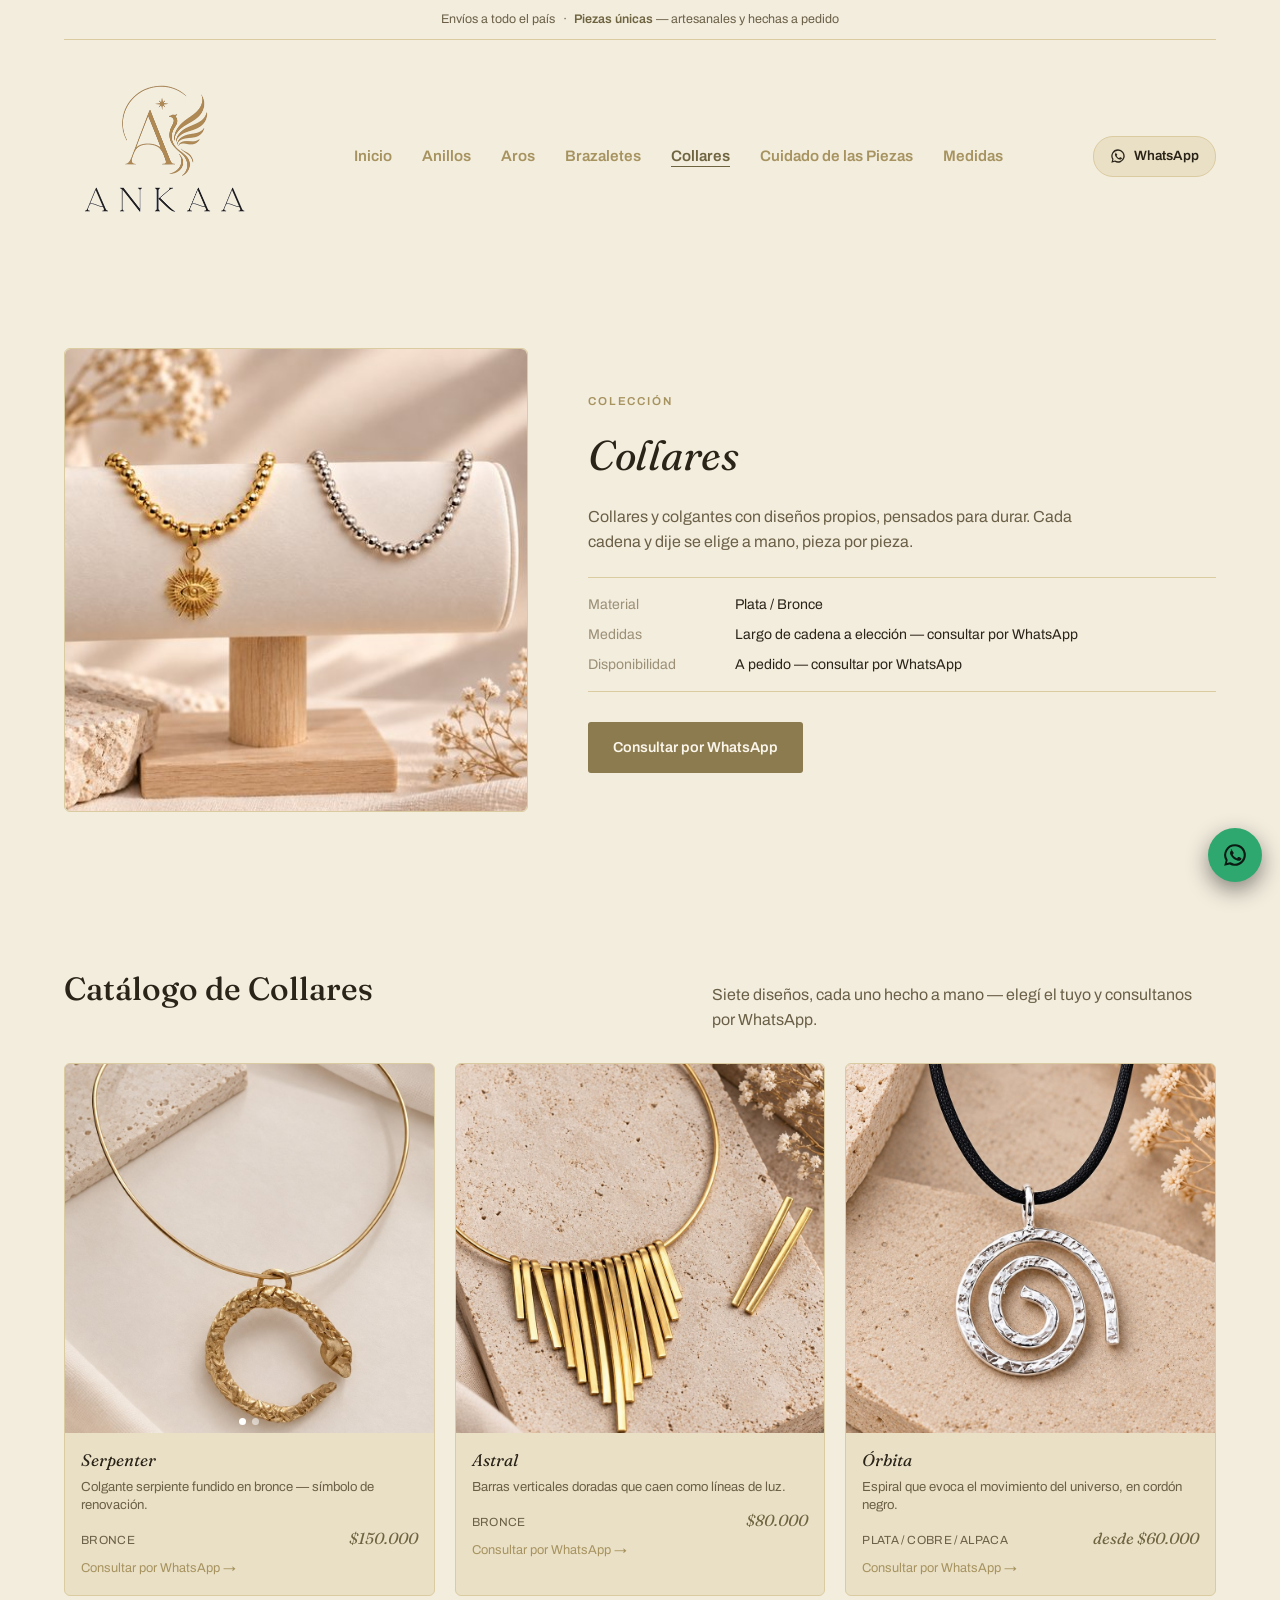
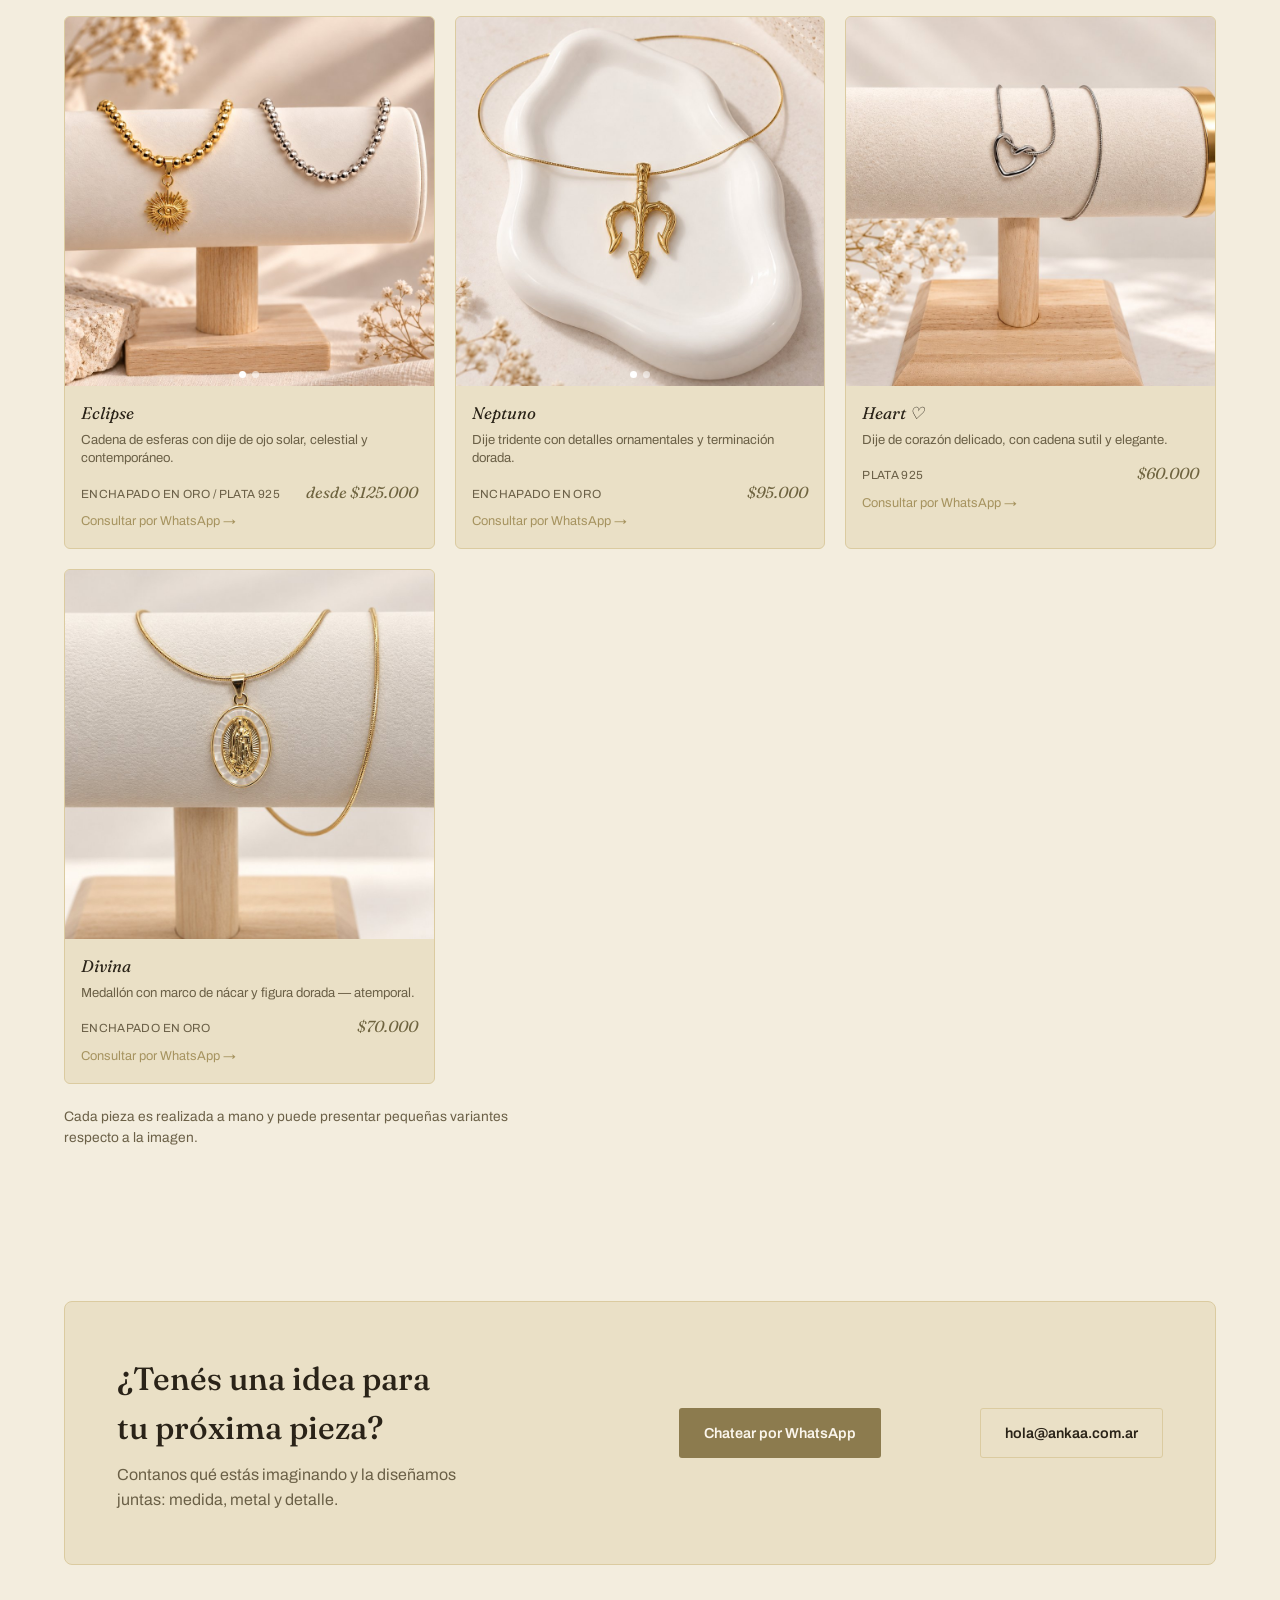
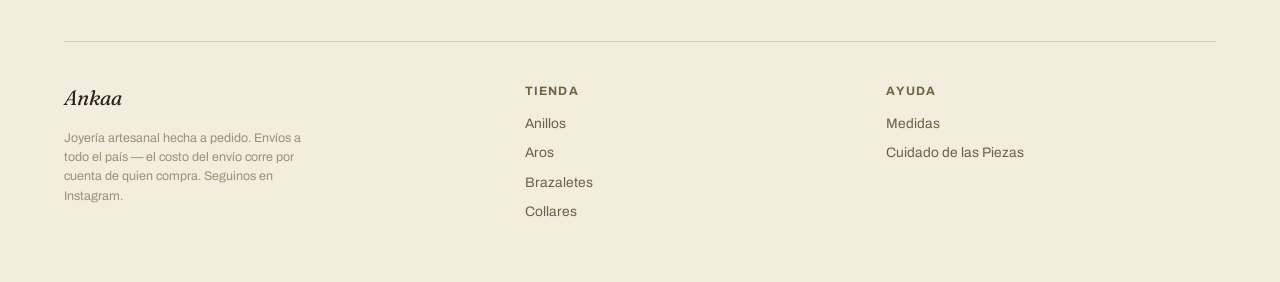
<file: collares.html>
<!DOCTYPE html>
<html lang="es">
<head>
<meta charset="UTF-8">
<meta name="viewport" content="width=device-width, initial-scale=1.0">
<title>Collares — Ankaa</title>
<link rel="stylesheet" href="https://fonts.googleapis.com/css2?family=Fraunces:ital,wght@0,400;0,500;1,400;1,500&family=Archivo:wght@400;600;700&display=swap">
<link rel="stylesheet" href="css/style.css">
</head>
<body>

<div class="topbar">
  <span>Envíos a todo el país</span>
  <span aria-hidden="true">·</span>
  <span><b>Piezas únicas</b> — artesanales y hechas a pedido</span>
</div>

<header class="site">
  <a class="logo" href="index.html" aria-label="Ankaa, inicio">
    <img src="img/logo.png" alt="Ankaa">
  </a>

  <nav class="categories" aria-label="Secciones">
    <a href="index.html">Inicio</a>
    <a href="anillos.html">Anillos</a>
    <a href="aros.html">Aros</a>
    <a href="brazaletes.html">Brazaletes</a>
    <a href="collares.html" aria-current="page">Collares</a>
    <a href="cuidado.html">Cuidado de las Piezas</a>
    <a href="medidas.html">Medidas</a>
  </nav>

  <div class="header-actions">
    <a class="whatsapp-pill" href="https://wa.me/5491150229282?text=Hola%21%20Quiero%20hacer%20una%20consulta%20sobre%20las%20piezas%20de%20Ankaa." target="_blank" rel="noopener">
      <svg viewBox="0 0 24 24" width="16" height="16" fill="currentColor" aria-hidden="true"><path d="M12 2a10 10 0 0 0-8.6 15.1L2 22l5.1-1.3A10 10 0 1 0 12 2zm0 2a8 8 0 1 1-4.2 14.8l-.3-.2-3 .8.8-2.9-.2-.3A8 8 0 0 1 12 4zm-3 3.6c-.2 0-.5 0-.7.4-.2.3-.9.9-.9 2.1s.9 2.4 1 2.6c.1.2 1.8 2.9 4.5 4 .6.3 1.1.4 1.5.5.6.2 1.2.2 1.6.1.5-.1 1.5-.6 1.7-1.2.2-.6.2-1.1.2-1.2-.1-.1-.3-.2-.6-.3-.3-.2-1.5-.8-1.8-.8-.2-.1-.4-.1-.6.1-.2.3-.7.8-.8 1-.2.2-.3.2-.5.1-.3-.1-1.1-.4-2.1-1.3-.8-.7-1.3-1.6-1.5-1.8-.1-.2 0-.4.1-.5.1-.1.3-.3.4-.5.1-.2.2-.3.3-.5.1-.2 0-.4 0-.5C9.9 9 9.3 7.6 9 7c-.2-.4-.4-.4-.6-.4H8z"/></svg>
      WhatsApp
    </a>

    <button class="nav-toggle" type="button" aria-expanded="false" aria-controls="menu-principal" aria-label="Abrir menú">
      <svg class="icon-open" viewBox="0 0 24 24" fill="none" aria-hidden="true"><path d="M4 6h16M4 12h16M4 18h16" stroke="#2A2318" stroke-width="1.8" stroke-linecap="round"/></svg>
      <svg class="icon-close" viewBox="0 0 24 24" fill="none" aria-hidden="true"><path d="M5 5l14 14M19 5L5 19" stroke="#2A2318" stroke-width="1.8" stroke-linecap="round"/></svg>
    </button>
  </div>
</header>

<main id="top">

  <section aria-labelledby="cat-title">
    <div class="feature">
      <div class="feature-art">
        <img src="img/cat-collares.jpg" alt="Collares Ankaa">
      </div>
      <div>
        <span class="eyebrow">Colección</span>
        <h1 id="cat-title" style="margin-top:10px; font-size: clamp(1.8rem, 3.6vw, 2.6rem); font-style: italic; font-weight:400;">Collares</h1>
        <p class="desc">Collares y colgantes con diseños propios, pensados para durar. Cada cadena y dije se elige a mano, pieza por pieza.</p>
        <div class="label-table">
          <dl>
            <dt>Material</dt><dd>Plata / Bronce</dd>
            <dt>Medidas</dt><dd>Largo de cadena a elección — consultar por WhatsApp</dd>
            <dt>Disponibilidad</dt><dd>A pedido — consultar por WhatsApp</dd>
          </dl>
        </div>
        <div class="hero-actions">
          <a class="btn btn-primary" href="https://wa.me/5491150229282?text=Hola%21%20Quiero%20consultar%20por%20la%20colecci%C3%B3n%20de%20Collares." target="_blank" rel="noopener">Consultar por WhatsApp</a>
        </div>
      </div>
    </div>
  </section>

  <section aria-labelledby="catalog-heading">
    <div class="section-head">
      <h2 id="catalog-heading">Catálogo de Collares</h2>
      <p class="sub">Siete diseños, cada uno hecho a mano — elegí el tuyo y consultanos por WhatsApp.</p>
    </div>
    <div class="catalog-grid">

      <a class="catalog-item" href="https://wa.me/5491150229282?text=Hola%21%20Quiero%20consultar%20por%3A%20Collar%20Serpenter." target="_blank" rel="noopener">
        <div class="catalog-media" data-multi>
          <div class="m-track">
            <img class="m-img" src="img/collares/serpenter-1.jpg" alt="Collar Serpenter Ankaa" loading="lazy">
            <img class="m-img" src="img/collares/serpenter-2.jpg" alt="" loading="lazy">
          </div>
          <div class="media-dots" role="tablist" aria-label="Ver más fotos">
            <button type="button" class="dot is-active" data-idx="0" aria-label="Foto 1"></button>
            <button type="button" class="dot" data-idx="1" aria-label="Foto 2"></button>
          </div>
        </div>
        <div class="catalog-cap">
          <div class="name">Serpenter</div>
          <p class="tagline">Colgante serpiente fundido en bronce — símbolo de renovación.</p>
          <div class="meta"><span>Bronce</span><span class="price">$150.000</span></div>
          <div class="cta">Consultar por WhatsApp →</div>
        </div>
      </a>

      <a class="catalog-item" href="https://wa.me/5491150229282?text=Hola%21%20Quiero%20consultar%20por%3A%20Collar%20Astral." target="_blank" rel="noopener">
        <div class="catalog-media">
          <img src="img/collares/astral-1.jpg" alt="Collar Astral Ankaa" loading="lazy">
        </div>
        <div class="catalog-cap">
          <div class="name">Astral</div>
          <p class="tagline">Barras verticales doradas que caen como líneas de luz.</p>
          <div class="meta"><span>Bronce</span><span class="price">$80.000</span></div>
          <div class="cta">Consultar por WhatsApp →</div>
        </div>
      </a>

      <a class="catalog-item" href="https://wa.me/5491150229282?text=Hola%21%20Quiero%20consultar%20por%3A%20Collar%20%C3%93rbita." target="_blank" rel="noopener">
        <div class="catalog-media">
          <img src="img/collares/orbita-1.jpg" alt="Collar Órbita Ankaa" loading="lazy">
        </div>
        <div class="catalog-cap">
          <div class="name">Órbita</div>
          <p class="tagline">Espiral que evoca el movimiento del universo, en cordón negro.</p>
          <div class="meta"><span>Plata / Cobre / Alpaca</span><span class="price">desde $60.000</span></div>
          <div class="cta">Consultar por WhatsApp →</div>
        </div>
      </a>

      <a class="catalog-item" href="https://wa.me/5491150229282?text=Hola%21%20Quiero%20consultar%20por%3A%20Collar%20Eclipse." target="_blank" rel="noopener">
        <div class="catalog-media" data-multi>
          <div class="m-track">
            <img class="m-img" src="img/collares/eclipse-1.jpg" alt="Collar Eclipse Ankaa" loading="lazy">
            <img class="m-img" src="img/collares/eclipse-2.jpg" alt="" loading="lazy">
          </div>
          <div class="media-dots" role="tablist" aria-label="Ver más fotos">
            <button type="button" class="dot is-active" data-idx="0" aria-label="Foto 1"></button>
            <button type="button" class="dot" data-idx="1" aria-label="Foto 2"></button>
          </div>
        </div>
        <div class="catalog-cap">
          <div class="name">Eclipse</div>
          <p class="tagline">Cadena de esferas con dije de ojo solar, celestial y contemporáneo.</p>
          <div class="meta"><span>Enchapado en oro / Plata 925</span><span class="price">desde $125.000</span></div>
          <div class="cta">Consultar por WhatsApp →</div>
        </div>
      </a>

      <a class="catalog-item" href="https://wa.me/5491150229282?text=Hola%21%20Quiero%20consultar%20por%3A%20Collar%20Neptuno." target="_blank" rel="noopener">
        <div class="catalog-media" data-multi>
          <div class="m-track">
            <img class="m-img" src="img/collares/neptuno-1.jpg" alt="Collar Neptuno Ankaa" loading="lazy">
            <img class="m-img" src="img/collares/neptuno-2.jpg" alt="" loading="lazy">
          </div>
          <div class="media-dots" role="tablist" aria-label="Ver más fotos">
            <button type="button" class="dot is-active" data-idx="0" aria-label="Foto 1"></button>
            <button type="button" class="dot" data-idx="1" aria-label="Foto 2"></button>
          </div>
        </div>
        <div class="catalog-cap">
          <div class="name">Neptuno</div>
          <p class="tagline">Dije tridente con detalles ornamentales y terminación dorada.</p>
          <div class="meta"><span>Enchapado en oro</span><span class="price">$95.000</span></div>
          <div class="cta">Consultar por WhatsApp →</div>
        </div>
      </a>

      <a class="catalog-item" href="https://wa.me/5491150229282?text=Hola%21%20Quiero%20consultar%20por%3A%20Collar%20Heart." target="_blank" rel="noopener">
        <div class="catalog-media">
          <img src="img/collares/heart-1.jpg" alt="Collar Heart Ankaa" loading="lazy">
        </div>
        <div class="catalog-cap">
          <div class="name">Heart <span aria-hidden="true">♡</span></div>
          <p class="tagline">Dije de corazón delicado, con cadena sutil y elegante.</p>
          <div class="meta"><span>Plata 925</span><span class="price">$60.000</span></div>
          <div class="cta">Consultar por WhatsApp →</div>
        </div>
      </a>

      <a class="catalog-item" href="https://wa.me/5491150229282?text=Hola%21%20Quiero%20consultar%20por%3A%20Collar%20Divina." target="_blank" rel="noopener">
        <div class="catalog-media">
          <img src="img/collares/divina-1.jpg" alt="Collar Divina Ankaa" loading="lazy">
        </div>
        <div class="catalog-cap">
          <div class="name">Divina</div>
          <p class="tagline">Medallón con marco de nácar y figura dorada — atemporal.</p>
          <div class="meta"><span>Enchapado en oro</span><span class="price">$70.000</span></div>
          <div class="cta">Consultar por WhatsApp →</div>
        </div>
      </a>

    </div>
    <p class="catalog-note">Cada pieza es realizada a mano y puede presentar pequeñas variantes respecto a la imagen.</p>
  </section>
  <section id="contacto" aria-label="Contacto">
    <div class="cta-band">
      <div>
        <h2>¿Tenés una idea para tu próxima pieza?</h2>
        <p>Contanos qué estás imaginando y la diseñamos juntas: medida, metal y detalle.</p>
      </div>
      <a class="btn btn-primary" href="https://wa.me/5491150229282?text=Hola%21%20Quiero%20hacer%20una%20consulta%20sobre%20las%20piezas%20de%20Ankaa." target="_blank" rel="noopener">Chatear por WhatsApp</a>
      <a class="btn btn-ghost" href="mailto:hola@ankaa.com.ar">hola@ankaa.com.ar</a>
    </div>
  </section>
</main>

<footer>
  <div>
    <div class="foot-brand">Ankaa</div>
    <p class="foot-fine">Joyería artesanal hecha a pedido. Envíos a todo el país — el costo del envío corre por cuenta de quien compra. Seguinos en <a href="https://www.instagram.com/ankaa.collection/" target="_blank" rel="noopener">Instagram</a>.</p>
  </div>
  <div>
    <h4>Tienda</h4>
    <ul>
      <li><a href="anillos.html">Anillos</a></li>
      <li><a href="aros.html">Aros</a></li>
      <li><a href="brazaletes.html">Brazaletes</a></li>
      <li><a href="collares.html">Collares</a></li>
    </ul>
  </div>
  <div>
    <h4>Ayuda</h4>
    <ul>
      <li><a href="medidas.html">Medidas</a></li>
      <li><a href="cuidado.html">Cuidado de las Piezas</a></li>
    </ul>
  </div>
</footer>

<a class="float-wa" href="https://wa.me/5491150229282?text=Hola%21%20Quiero%20hacer%20una%20consulta%20sobre%20las%20piezas%20de%20Ankaa." target="_blank" rel="noopener" aria-label="Chatear por WhatsApp">
  <svg viewBox="0 0 24 24" fill="#0b1a12" aria-hidden="true"><path d="M12 2a10 10 0 0 0-8.6 15.1L2 22l5.1-1.3A10 10 0 1 0 12 2zm0 2a8 8 0 1 1-4.2 14.8l-.3-.2-3 .8.8-2.9-.2-.3A8 8 0 0 1 12 4zm-3 3.6c-.2 0-.5 0-.7.4-.2.3-.9.9-.9 2.1s.9 2.4 1 2.6c.1.2 1.8 2.9 4.5 4 .6.3 1.1.4 1.5.5.6.2 1.2.2 1.6.1.5-.1 1.5-.6 1.7-1.2.2-.6.2-1.1.2-1.2-.1-.1-.3-.2-.6-.3-.3-.2-1.5-.8-1.8-.8-.2-.1-.4-.1-.6.1-.2.3-.7.8-.8 1-.2.2-.3.2-.5.1-.3-.1-1.1-.4-2.1-1.3-.8-.7-1.3-1.6-1.5-1.8-.1-.2 0-.4.1-.5.1-.1.3-.3.4-.5.1-.2.2-.3.3-.5.1-.2 0-.4 0-.5C9.9 9 9.3 7.6 9 7c-.2-.4-.4-.4-.6-.4H8z"/></svg>
</a>

<script src="js/script.js"></script>
</body>
</html>
</file>
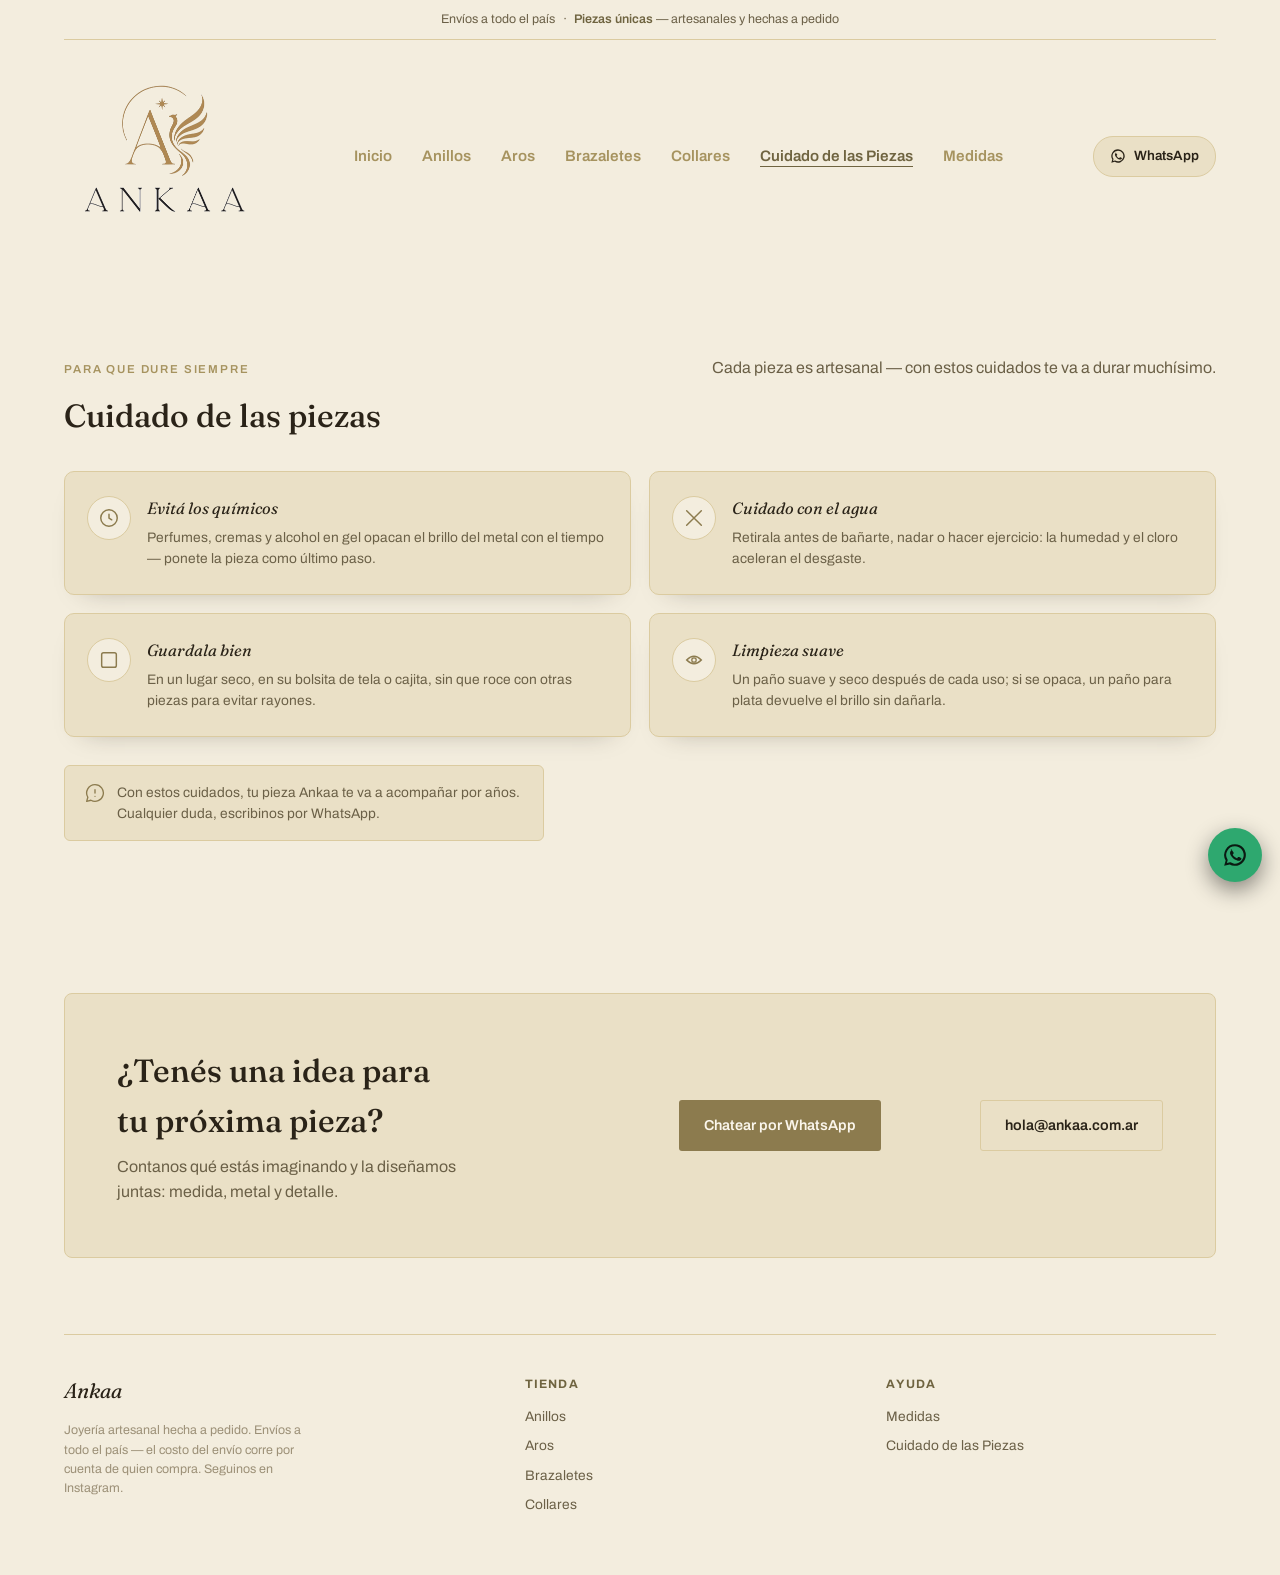
<file: cuidado.html>
<!DOCTYPE html>
<html lang="es">
<head>
<meta charset="UTF-8">
<meta name="viewport" content="width=device-width, initial-scale=1.0">
<title>Cuidado de las Piezas — Ankaa</title>
<link rel="stylesheet" href="https://fonts.googleapis.com/css2?family=Fraunces:ital,wght@0,400;0,500;1,400;1,500&family=Archivo:wght@400;600;700&display=swap">
<link rel="stylesheet" href="css/style.css">
</head>
<body>

<div class="topbar">
  <span>Envíos a todo el país</span>
  <span aria-hidden="true">·</span>
  <span><b>Piezas únicas</b> — artesanales y hechas a pedido</span>
</div>

<header class="site">
  <a class="logo" href="index.html" aria-label="Ankaa, inicio">
    <img src="img/logo.png" alt="Ankaa">
  </a>

  <nav class="categories" aria-label="Secciones">
    <a href="index.html">Inicio</a>
    <a href="anillos.html">Anillos</a>
    <a href="aros.html">Aros</a>
    <a href="brazaletes.html">Brazaletes</a>
    <a href="collares.html">Collares</a>
    <a href="cuidado.html" aria-current="page">Cuidado de las Piezas</a>
    <a href="medidas.html">Medidas</a>
  </nav>

  <div class="header-actions">
    <a class="whatsapp-pill" href="https://wa.me/5491150229282?text=Hola%21%20Quiero%20hacer%20una%20consulta%20sobre%20las%20piezas%20de%20Ankaa." target="_blank" rel="noopener">
      <svg viewBox="0 0 24 24" width="16" height="16" fill="currentColor" aria-hidden="true"><path d="M12 2a10 10 0 0 0-8.6 15.1L2 22l5.1-1.3A10 10 0 1 0 12 2zm0 2a8 8 0 1 1-4.2 14.8l-.3-.2-3 .8.8-2.9-.2-.3A8 8 0 0 1 12 4zm-3 3.6c-.2 0-.5 0-.7.4-.2.3-.9.9-.9 2.1s.9 2.4 1 2.6c.1.2 1.8 2.9 4.5 4 .6.3 1.1.4 1.5.5.6.2 1.2.2 1.6.1.5-.1 1.5-.6 1.7-1.2.2-.6.2-1.1.2-1.2-.1-.1-.3-.2-.6-.3-.3-.2-1.5-.8-1.8-.8-.2-.1-.4-.1-.6.1-.2.3-.7.8-.8 1-.2.2-.3.2-.5.1-.3-.1-1.1-.4-2.1-1.3-.8-.7-1.3-1.6-1.5-1.8-.1-.2 0-.4.1-.5.1-.1.3-.3.4-.5.1-.2.2-.3.3-.5.1-.2 0-.4 0-.5C9.9 9 9.3 7.6 9 7c-.2-.4-.4-.4-.6-.4H8z"/></svg>
      WhatsApp
    </a>

    <button class="nav-toggle" type="button" aria-expanded="false" aria-controls="menu-principal" aria-label="Abrir menú">
      <svg class="icon-open" viewBox="0 0 24 24" fill="none" aria-hidden="true"><path d="M4 6h16M4 12h16M4 18h16" stroke="#2A2318" stroke-width="1.8" stroke-linecap="round"/></svg>
      <svg class="icon-close" viewBox="0 0 24 24" fill="none" aria-hidden="true"><path d="M5 5l14 14M19 5L5 19" stroke="#2A2318" stroke-width="1.8" stroke-linecap="round"/></svg>
    </button>
  </div>
</header>

<main id="top">

  <section aria-labelledby="cuidado-heading">
    <div class="section-head">
      <div>
        <span class="eyebrow">Para que dure siempre</span>
        <h2 id="cuidado-heading" style="margin-top:10px;">Cuidado de las piezas</h2>
      </div>
      <p class="sub">Cada pieza es artesanal — con estos cuidados te va a durar muchísimo.</p>
    </div>
    <div class="cuidado-grid">
      <div class="cuidado-card">
        <div class="cuidado-icon">
          <svg viewBox="0 0 24 24" fill="none" aria-hidden="true"><circle cx="12" cy="12" r="9" stroke="#8C7B4E" stroke-width="1.6"/><path d="M12 8v4l3 2" stroke="#8C7B4E" stroke-width="1.6" stroke-linecap="round"/></svg>
        </div>
        <div>
          <h3>Evitá los químicos</h3>
          <p>Perfumes, cremas y alcohol en gel opacan el brillo del metal con el tiempo — ponete la pieza como último paso.</p>
        </div>
      </div>
      <div class="cuidado-card">
        <div class="cuidado-icon">
          <svg viewBox="0 0 24 24" fill="none" aria-hidden="true"><path d="M4 20 L20 4 M4 4 L20 20" stroke="#8C7B4E" stroke-width="1.6" stroke-linecap="round"/></svg>
        </div>
        <div>
          <h3>Cuidado con el agua</h3>
          <p>Retirala antes de bañarte, nadar o hacer ejercicio: la humedad y el cloro aceleran el desgaste.</p>
        </div>
      </div>
      <div class="cuidado-card">
        <div class="cuidado-icon">
          <svg viewBox="0 0 24 24" fill="none" aria-hidden="true"><rect x="4" y="4" width="16" height="16" rx="2" stroke="#8C7B4E" stroke-width="1.6"/></svg>
        </div>
        <div>
          <h3>Guardala bien</h3>
          <p>En un lugar seco, en su bolsita de tela o cajita, sin que roce con otras piezas para evitar rayones.</p>
        </div>
      </div>
      <div class="cuidado-card">
        <div class="cuidado-icon">
          <svg viewBox="0 0 24 24" fill="none" aria-hidden="true"><path d="M4 12 Q12 4 20 12 Q12 20 4 12 Z" stroke="#8C7B4E" stroke-width="1.6"/><circle cx="12" cy="12" r="2.4" stroke="#8C7B4E" stroke-width="1.4"/></svg>
        </div>
        <div>
          <h3>Limpieza suave</h3>
          <p>Un paño suave y seco después de cada uso; si se opaca, un paño para plata devuelve el brillo sin dañarla.</p>
        </div>
      </div>
    </div>

    <div class="tip-banner">
      <svg viewBox="0 0 24 24" fill="none" aria-hidden="true"><path d="M12 2a10 10 0 0 0-8.6 15.1L2 22l5.1-1.3A10 10 0 1 0 12 2z" stroke="#8C7B4E" stroke-width="1.6" stroke-linejoin="round"/><path d="M12 8v4M12 16h.01" stroke="#8C7B4E" stroke-width="1.6" stroke-linecap="round"/></svg>
      <p>Con estos cuidados, tu pieza Ankaa te va a acompañar por años. Cualquier duda, escribinos por WhatsApp.</p>
    </div>
  </section>
  <section id="contacto" aria-label="Contacto">
    <div class="cta-band">
      <div>
        <h2>¿Tenés una idea para tu próxima pieza?</h2>
        <p>Contanos qué estás imaginando y la diseñamos juntas: medida, metal y detalle.</p>
      </div>
      <a class="btn btn-primary" href="https://wa.me/5491150229282?text=Hola%21%20Quiero%20hacer%20una%20consulta%20sobre%20las%20piezas%20de%20Ankaa." target="_blank" rel="noopener">Chatear por WhatsApp</a>
      <a class="btn btn-ghost" href="mailto:hola@ankaa.com.ar">hola@ankaa.com.ar</a>
    </div>
  </section>
</main>

<footer>
  <div>
    <div class="foot-brand">Ankaa</div>
    <p class="foot-fine">Joyería artesanal hecha a pedido. Envíos a todo el país — el costo del envío corre por cuenta de quien compra. Seguinos en <a href="https://www.instagram.com/ankaa.collection/" target="_blank" rel="noopener">Instagram</a>.</p>
  </div>
  <div>
    <h4>Tienda</h4>
    <ul>
      <li><a href="anillos.html">Anillos</a></li>
      <li><a href="aros.html">Aros</a></li>
      <li><a href="brazaletes.html">Brazaletes</a></li>
      <li><a href="collares.html">Collares</a></li>
    </ul>
  </div>
  <div>
    <h4>Ayuda</h4>
    <ul>
      <li><a href="medidas.html">Medidas</a></li>
      <li><a href="cuidado.html">Cuidado de las Piezas</a></li>
    </ul>
  </div>
</footer>

<a class="float-wa" href="https://wa.me/5491150229282?text=Hola%21%20Quiero%20hacer%20una%20consulta%20sobre%20las%20piezas%20de%20Ankaa." target="_blank" rel="noopener" aria-label="Chatear por WhatsApp">
  <svg viewBox="0 0 24 24" fill="#0b1a12" aria-hidden="true"><path d="M12 2a10 10 0 0 0-8.6 15.1L2 22l5.1-1.3A10 10 0 1 0 12 2zm0 2a8 8 0 1 1-4.2 14.8l-.3-.2-3 .8.8-2.9-.2-.3A8 8 0 0 1 12 4zm-3 3.6c-.2 0-.5 0-.7.4-.2.3-.9.9-.9 2.1s.9 2.4 1 2.6c.1.2 1.8 2.9 4.5 4 .6.3 1.1.4 1.5.5.6.2 1.2.2 1.6.1.5-.1 1.5-.6 1.7-1.2.2-.6.2-1.1.2-1.2-.1-.1-.3-.2-.6-.3-.3-.2-1.5-.8-1.8-.8-.2-.1-.4-.1-.6.1-.2.3-.7.8-.8 1-.2.2-.3.2-.5.1-.3-.1-1.1-.4-2.1-1.3-.8-.7-1.3-1.6-1.5-1.8-.1-.2 0-.4.1-.5.1-.1.3-.3.4-.5.1-.2.2-.3.3-.5.1-.2 0-.4 0-.5C9.9 9 9.3 7.6 9 7c-.2-.4-.4-.4-.6-.4H8z"/></svg>
</a>

<script src="js/script.js"></script>
</body>
</html>
</file>
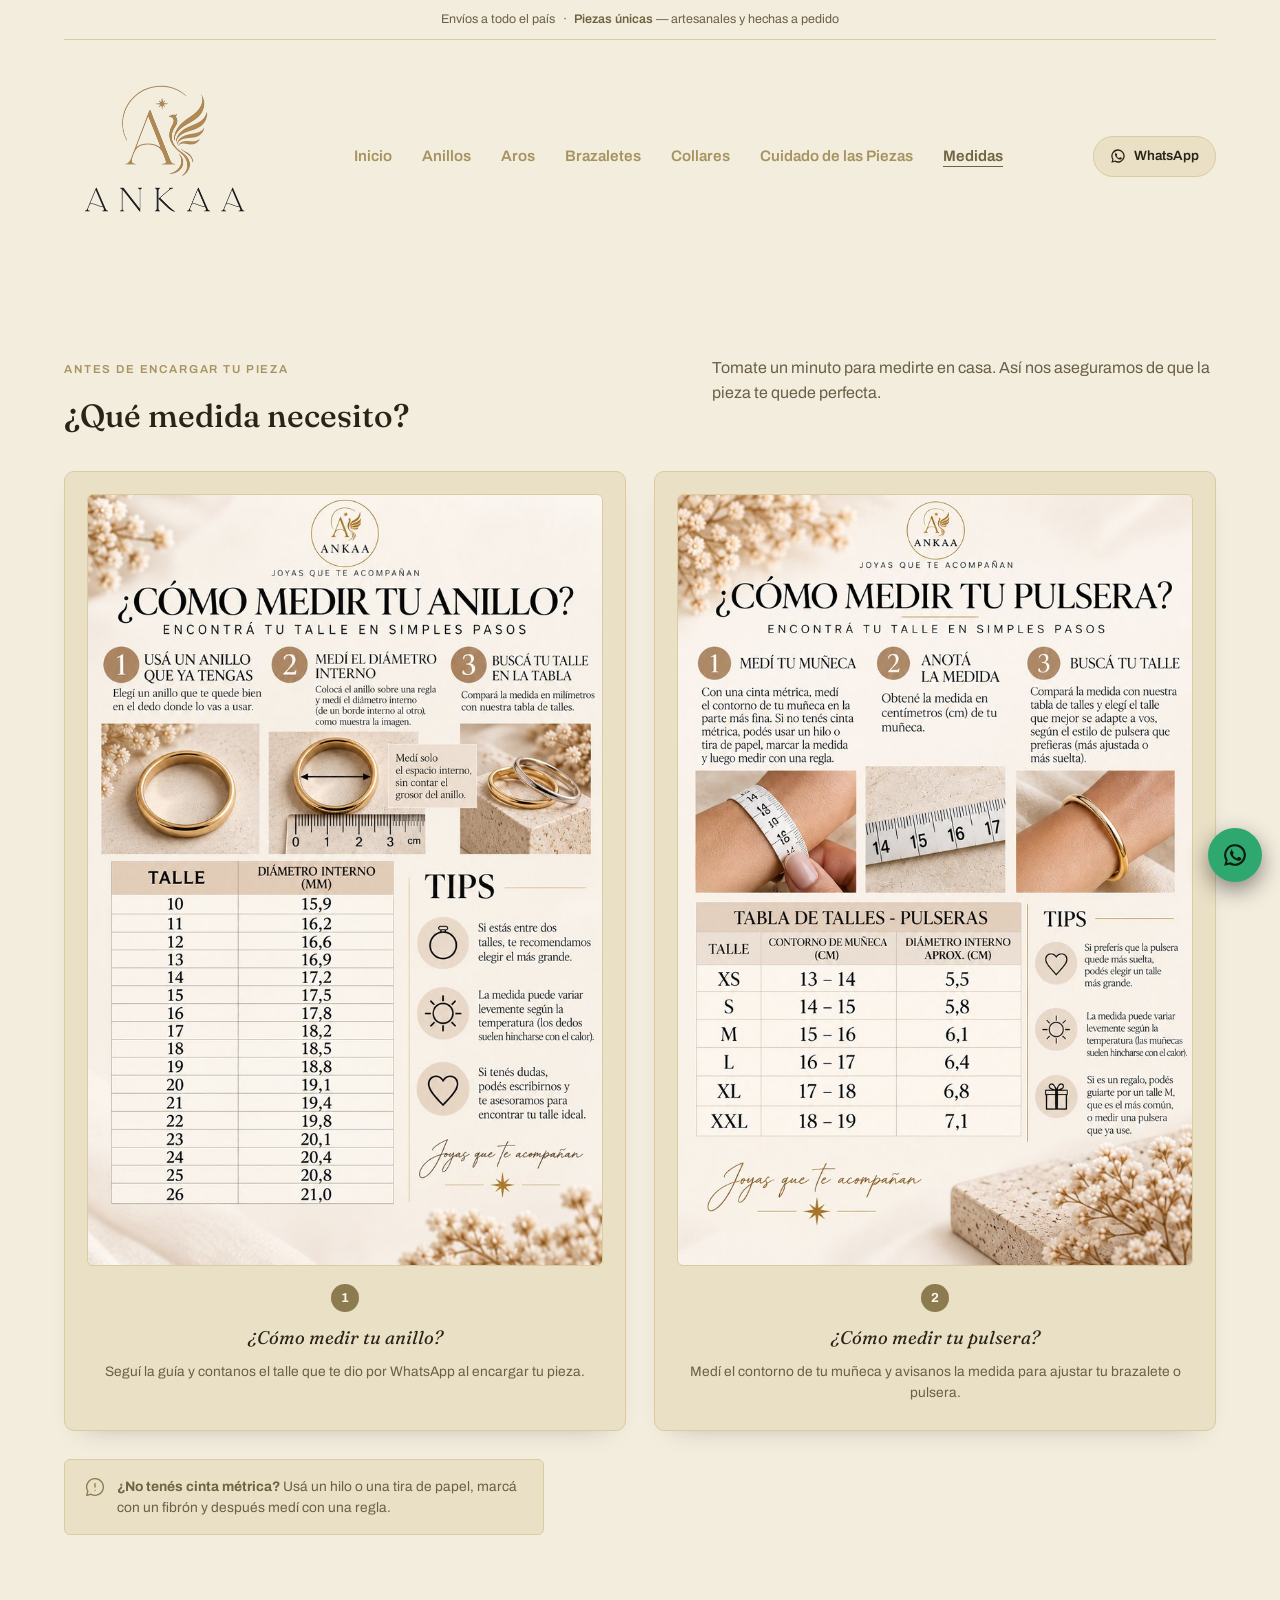
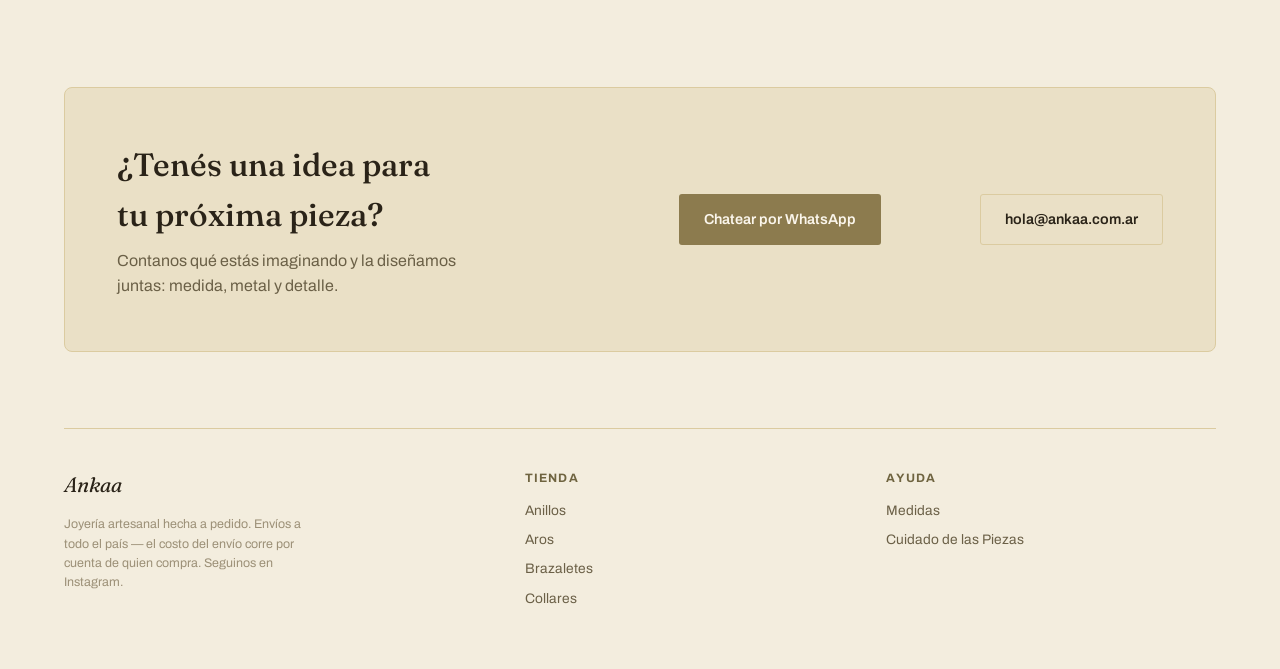
<file: medidas.html>
<!DOCTYPE html>
<html lang="es">
<head>
<meta charset="UTF-8">
<meta name="viewport" content="width=device-width, initial-scale=1.0">
<title>Medidas — Ankaa</title>
<link rel="stylesheet" href="https://fonts.googleapis.com/css2?family=Fraunces:ital,wght@0,400;0,500;1,400;1,500&family=Archivo:wght@400;600;700&display=swap">
<link rel="stylesheet" href="css/style.css">
</head>
<body>

<div class="topbar">
  <span>Envíos a todo el país</span>
  <span aria-hidden="true">·</span>
  <span><b>Piezas únicas</b> — artesanales y hechas a pedido</span>
</div>

<header class="site">
  <a class="logo" href="index.html" aria-label="Ankaa, inicio">
    <img src="img/logo.png" alt="Ankaa">
  </a>

  <nav class="categories" aria-label="Secciones">
    <a href="index.html">Inicio</a>
    <a href="anillos.html">Anillos</a>
    <a href="aros.html">Aros</a>
    <a href="brazaletes.html">Brazaletes</a>
    <a href="collares.html">Collares</a>
    <a href="cuidado.html">Cuidado de las Piezas</a>
    <a href="medidas.html" aria-current="page">Medidas</a>
  </nav>

  <div class="header-actions">
    <a class="whatsapp-pill" href="https://wa.me/5491150229282?text=Hola%21%20Quiero%20hacer%20una%20consulta%20sobre%20las%20piezas%20de%20Ankaa." target="_blank" rel="noopener">
      <svg viewBox="0 0 24 24" width="16" height="16" fill="currentColor" aria-hidden="true"><path d="M12 2a10 10 0 0 0-8.6 15.1L2 22l5.1-1.3A10 10 0 1 0 12 2zm0 2a8 8 0 1 1-4.2 14.8l-.3-.2-3 .8.8-2.9-.2-.3A8 8 0 0 1 12 4zm-3 3.6c-.2 0-.5 0-.7.4-.2.3-.9.9-.9 2.1s.9 2.4 1 2.6c.1.2 1.8 2.9 4.5 4 .6.3 1.1.4 1.5.5.6.2 1.2.2 1.6.1.5-.1 1.5-.6 1.7-1.2.2-.6.2-1.1.2-1.2-.1-.1-.3-.2-.6-.3-.3-.2-1.5-.8-1.8-.8-.2-.1-.4-.1-.6.1-.2.3-.7.8-.8 1-.2.2-.3.2-.5.1-.3-.1-1.1-.4-2.1-1.3-.8-.7-1.3-1.6-1.5-1.8-.1-.2 0-.4.1-.5.1-.1.3-.3.4-.5.1-.2.2-.3.3-.5.1-.2 0-.4 0-.5C9.9 9 9.3 7.6 9 7c-.2-.4-.4-.4-.6-.4H8z"/></svg>
      WhatsApp
    </a>

    <button class="nav-toggle" type="button" aria-expanded="false" aria-controls="menu-principal" aria-label="Abrir menú">
      <svg class="icon-open" viewBox="0 0 24 24" fill="none" aria-hidden="true"><path d="M4 6h16M4 12h16M4 18h16" stroke="#2A2318" stroke-width="1.8" stroke-linecap="round"/></svg>
      <svg class="icon-close" viewBox="0 0 24 24" fill="none" aria-hidden="true"><path d="M5 5l14 14M19 5L5 19" stroke="#2A2318" stroke-width="1.8" stroke-linecap="round"/></svg>
    </button>
  </div>
</header>

<main id="top">

  <section aria-labelledby="medidas-heading">
    <div class="section-head">
      <div>
        <span class="eyebrow">Antes de encargar tu pieza</span>
        <h2 id="medidas-heading" style="margin-top:10px;">¿Qué medida necesito?</h2>
      </div>
      <p class="sub">Tomate un minuto para medirte en casa. Así nos aseguramos de que la pieza te quede perfecta.</p>
    </div>
    <div class="medidas-grid">
      <div class="medida-card">
        <div class="medida-img">
          <img src="img/medida-anillo.jpg" alt="Guía: cómo medir tu anillo">
        </div>
        <div class="medida-cap">
          <span class="step-badge">1</span>
          <h3>¿Cómo medir tu anillo?</h3>
          <p>Seguí la guía y contanos el talle que te dio por WhatsApp al encargar tu pieza.</p>
        </div>
      </div>
      <div class="medida-card">
        <div class="medida-img">
          <img src="img/medida-pulsera.jpg" alt="Guía: cómo medir tu pulsera">
        </div>
        <div class="medida-cap">
          <span class="step-badge">2</span>
          <h3>¿Cómo medir tu pulsera?</h3>
          <p>Medí el contorno de tu muñeca y avisanos la medida para ajustar tu brazalete o pulsera.</p>
        </div>
      </div>
    </div>

    <div class="tip-banner">
      <svg viewBox="0 0 24 24" fill="none" aria-hidden="true"><path d="M12 2a10 10 0 0 0-8.6 15.1L2 22l5.1-1.3A10 10 0 1 0 12 2z" stroke="#8C7B4E" stroke-width="1.6" stroke-linejoin="round"/><path d="M12 8v4M12 16h.01" stroke="#8C7B4E" stroke-width="1.6" stroke-linecap="round"/></svg>
      <p><b>¿No tenés cinta métrica?</b> Usá un hilo o una tira de papel, marcá con un fibrón y después medí con una regla.</p>
    </div>
  </section>
  <section id="contacto" aria-label="Contacto">
    <div class="cta-band">
      <div>
        <h2>¿Tenés una idea para tu próxima pieza?</h2>
        <p>Contanos qué estás imaginando y la diseñamos juntas: medida, metal y detalle.</p>
      </div>
      <a class="btn btn-primary" href="https://wa.me/5491150229282?text=Hola%21%20Quiero%20hacer%20una%20consulta%20sobre%20las%20piezas%20de%20Ankaa." target="_blank" rel="noopener">Chatear por WhatsApp</a>
      <a class="btn btn-ghost" href="mailto:hola@ankaa.com.ar">hola@ankaa.com.ar</a>
    </div>
  </section>
</main>

<footer>
  <div>
    <div class="foot-brand">Ankaa</div>
    <p class="foot-fine">Joyería artesanal hecha a pedido. Envíos a todo el país — el costo del envío corre por cuenta de quien compra. Seguinos en <a href="https://www.instagram.com/ankaa.collection/" target="_blank" rel="noopener">Instagram</a>.</p>
  </div>
  <div>
    <h4>Tienda</h4>
    <ul>
      <li><a href="anillos.html">Anillos</a></li>
      <li><a href="aros.html">Aros</a></li>
      <li><a href="brazaletes.html">Brazaletes</a></li>
      <li><a href="collares.html">Collares</a></li>
    </ul>
  </div>
  <div>
    <h4>Ayuda</h4>
    <ul>
      <li><a href="medidas.html">Medidas</a></li>
      <li><a href="cuidado.html">Cuidado de las Piezas</a></li>
    </ul>
  </div>
</footer>

<a class="float-wa" href="https://wa.me/5491150229282?text=Hola%21%20Quiero%20hacer%20una%20consulta%20sobre%20las%20piezas%20de%20Ankaa." target="_blank" rel="noopener" aria-label="Chatear por WhatsApp">
  <svg viewBox="0 0 24 24" fill="#0b1a12" aria-hidden="true"><path d="M12 2a10 10 0 0 0-8.6 15.1L2 22l5.1-1.3A10 10 0 1 0 12 2zm0 2a8 8 0 1 1-4.2 14.8l-.3-.2-3 .8.8-2.9-.2-.3A8 8 0 0 1 12 4zm-3 3.6c-.2 0-.5 0-.7.4-.2.3-.9.9-.9 2.1s.9 2.4 1 2.6c.1.2 1.8 2.9 4.5 4 .6.3 1.1.4 1.5.5.6.2 1.2.2 1.6.1.5-.1 1.5-.6 1.7-1.2.2-.6.2-1.1.2-1.2-.1-.1-.3-.2-.6-.3-.3-.2-1.5-.8-1.8-.8-.2-.1-.4-.1-.6.1-.2.3-.7.8-.8 1-.2.2-.3.2-.5.1-.3-.1-1.1-.4-2.1-1.3-.8-.7-1.3-1.6-1.5-1.8-.1-.2 0-.4.1-.5.1-.1.3-.3.4-.5.1-.2.2-.3.3-.5.1-.2 0-.4 0-.5C9.9 9 9.3 7.6 9 7c-.2-.4-.4-.4-.6-.4H8z"/></svg>
</a>

<script src="js/script.js"></script>
</body>
</html>
</file>
<file: css/style.css>
:root {
  /* light — crema y oro viejo, identidad de Ankaa */
  --bg: #f3edde;
  --bg-raised: #eae0c6;
  --bg-raised-2: #e1d2a9;
  --line: #dbcba0;
  --copper: #8c7b4e;
  --copper-bright: #a6935f;
  --brass: #6f6440;
  --text: #2a2318;
  --muted: #6b6047;
  --muted-dim: #9c9077;
  --focus: #8c7b4e;

  --font-display: "Fraunces", "Iowan Old Style", "Georgia", serif;
  --font-body: "Archivo", "Helvetica Neue", Arial, sans-serif;

  color-scheme: light;
}

/* Ankaa se muestra siempre con su paleta clara de marca —
   no cambia con el modo oscuro del sistema. */

* { box-sizing: border-box; }

html { scroll-behavior: smooth; }
@media (prefers-reduced-motion: reduce) {
  html { scroll-behavior: auto; }
  * { animation-duration: 0.001ms !important; animation-iteration-count: 1 !important; }
}

body {
  margin: 0;
  background: var(--bg);
  color: var(--text);
  font-family: var(--font-body);
  font-size: 16px;
  line-height: 1.55;
  padding-inline: clamp(18px, 5vw, 64px);
}

header.site,
main section,
footer {
  max-width: 1180px;
  margin-inline: auto;
}

a { color: inherit; }

img, svg { max-width: 100%; }

h1, h2, h3 {
  font-family: var(--font-display);
  font-weight: 500;
  text-wrap: balance;
  margin: 0;
  color: var(--text);
}

p { margin: 0; }

.eyebrow {
  font-family: var(--font-body);
  font-size: 0.72rem;
  font-weight: 600;
  letter-spacing: 0.16em;
  text-transform: uppercase;
  color: var(--copper-bright);
}

/* ---------- top bar ---------- */
.topbar {
  display: flex;
  justify-content: center;
  gap: 0.6em;
  flex-wrap: wrap;
  padding-block: 10px;
  border-bottom: 1px solid var(--line);
  font-size: 0.78rem;
  color: var(--muted);
  text-align: center;
}
.topbar b { color: var(--brass); font-weight: 600; }

/* ---------- header ---------- */
header.site {
  position: sticky;
  top: 0;
  background: var(--bg);
  z-index: 30;
  display: flex;
  align-items: center;
  justify-content: space-between;
  gap: 24px;
  padding-block: 16px;
  flex-wrap: wrap;
}

.logo {
  display: flex;
  align-items: center;
  gap: 14px;
  font-family: var(--font-display);
  font-size: clamp(1.7rem, 2.6vw, 2.1rem);
  font-style: italic;
  letter-spacing: 0.03em;
  text-decoration: none;
}
.logo img {
  width: clamp(200px, 9vw, 112px);
  height: clamp(200px, 9vw, 112px);
  object-fit: contain;
  flex: none;
}

/* ---------- nav (desktop) ---------- */
nav.categories {
  display: flex;
  gap: clamp(14px, 2.4vw, 30px);
  flex-wrap: wrap;
  font-size: 1rem;
}
nav.categories a {
  color: var(--copper-bright);
  text-decoration: none;
  font-size: clamp(0.95rem, 1.1vw, 1.05rem);
  font-weight: 600;
  white-space: nowrap;
  transition: color 0.15s ease;
}
nav.categories a:hover, nav.categories a:focus-visible { color: var(--brass); }

.header-actions {
  display: flex;
  align-items: center;
  gap: 14px;
}

.whatsapp-pill {
  display: inline-flex;
  align-items: center;
  gap: 8px;
  padding: 9px 16px;
  border-radius: 20px;
  background: var(--bg-raised);
  border: 1px solid var(--line);
  color: var(--text);
  text-decoration: none;
  font-size: 0.84rem;
  font-weight: 600;
  white-space: nowrap;
  transition: background 0.15s ease, color 0.15s ease;
}
.whatsapp-pill:hover, .whatsapp-pill:focus-visible {
  background: var(--copper);
  color: var(--bg);
}

a:focus-visible, button:focus-visible {
  outline: 2px solid var(--focus);
  outline-offset: 3px;
}

/* ---------- carrusel de fotos en catálogo ---------- */
.catalog-media {
  position: relative;
  aspect-ratio: 1 / 1;
  overflow: hidden;
  background: var(--bg-raised-2);
}

.m-track {
  display: flex;
  height: 100%;
  transition: transform 0.4s ease;
  will-change: transform;
}

.m-track .m-img {
  flex: 0 0 100%;
  width: 100%;
  height: 100%;
  object-fit: cover;
  display: block;
}

.media-dots {
  position: absolute;
  bottom: 8px;
  left: 0;
  right: 0;
  display: flex;
  justify-content: center;
  gap: 6px;
  z-index: 2;
}

.dot {
  width: 7px;
  height: 7px;
  border-radius: 50%;
  border: none;
  background: rgba(255, 255, 255, 0.55);
  cursor: pointer;
  padding: 0;
}
.dot.is-active {
  background: #fff;
}

/* ---------- hamburger button (mobile) ---------- */
.nav-toggle {
  display: none;
  width: 44px;
  height: 44px;
  border: 1px solid var(--line);
  border-radius: 6px;
  background: var(--bg-raised);
  cursor: pointer;
  padding: 0;
  align-items: center;
  justify-content: center;
  flex: none;
}
.nav-toggle svg { width: 22px; height: 22px; }
.nav-toggle .icon-close { display: none; }
.nav-toggle[aria-expanded="true"] .icon-open { display: none; }
.nav-toggle[aria-expanded="true"] .icon-close { display: block; }

/* ---------- responsive nav ---------- */
@media (max-width: 860px) {
  .nav-toggle { display: flex; }

  /* El menú se despliega como una única columna justo debajo
     del encabezado, en vez de un panel de pantalla completa. */
  nav.categories {
    position: absolute;
    top: 100%;
    left: 0;
    right: 0;
    background: var(--bg);
    border-bottom: 1px solid var(--line);
    box-shadow: 0 12px 20px -12px rgba(42, 35, 24, 0.25);
    flex-direction: column;
    align-items: stretch;
    gap: 0;
    padding: 0 clamp(18px, 5vw, 64px);
    max-height: 0;
    overflow: hidden;
    transition: max-height 0.25s ease;
    z-index: 25;
  }
  nav.categories.is-open {
    max-height: 70vh;
    overflow-y: auto;
    padding-block: 8px;
  }

  nav.categories a {
    width: 100%;
    padding: 14px 0;
    border-bottom: 1px solid var(--line);
    font-size: 1.15rem;
    color: var(--text);
  }
  nav.categories a:hover, nav.categories a:focus-visible { color: var(--copper-bright); }
}

nav.categories a[aria-current="page"] {
  color: var(--brass);
  text-decoration: underline;
  text-underline-offset: 5px;
}

/* ---------- catálogo por categoría ---------- */
.catalog-grid {
  display: grid;
  grid-template-columns: repeat(3, 1fr);
  gap: 20px;
}
@media (max-width: 900px) { .catalog-grid { grid-template-columns: repeat(2, 1fr); } }
@media (max-width: 560px) { .catalog-grid { grid-template-columns: 1fr; } }

.catalog-item {
  background: var(--bg-raised);
  border: 1px solid var(--line);
  border-radius: 6px;
  overflow: hidden;
  text-decoration: none;
  color: var(--text);
  display: block;
  transition: border-color 0.15s ease, transform 0.15s ease;
}
.catalog-item:hover, .catalog-item:focus-visible {
  border-color: var(--copper);
  transform: translateY(-2px);
}
.catalog-item .catalog-cap { padding: 14px 16px 16px; }
.catalog-item .catalog-cap .name {
  font-family: var(--font-display);
  font-style: italic;
  font-size: 1.05rem;
}
.catalog-item .catalog-cap .tagline {
  margin-top: 5px;
  font-size: 0.82rem;
  color: var(--muted);
  line-height: 1.4;
}
.catalog-item .catalog-cap .meta {
  display: flex;
  justify-content: space-between;
  align-items: baseline;
  gap: 8px;
  margin-top: 12px;
  font-size: 0.74rem;
  color: var(--muted);
  text-transform: uppercase;
  letter-spacing: 0.03em;
}
.catalog-item .catalog-cap .meta .price {
  font-family: var(--font-display);
  font-style: italic;
  font-size: 1rem;
  color: var(--brass);
  text-transform: none;
  letter-spacing: 0;
  white-space: nowrap;
}
.catalog-item .catalog-cap .cta {
  margin-top: 8px;
  font-size: 0.8rem;
  color: var(--copper-bright);
}
.catalog-note {
  margin-top: 22px;
  font-size: 0.86rem;
  color: var(--muted);
  max-width: 60ch;
}

/* ---------- hero ---------- */
.hero {
  display: grid;
  grid-template-columns: 1.1fr 0.9fr;
  align-items: center;
  gap: clamp(24px, 5vw, 64px);
  padding-block: clamp(32px, 6vw, 72px);
}
@media (max-width: 780px) {
  .hero { grid-template-columns: 1fr; }
  .hero-art { order: -1; }
}

.hero h1 {
  font-size: clamp(2.2rem, 5vw, 3.4rem);
  line-height: 1.08;
  font-style: italic;
  font-weight: 400;
}
.hero-eyebrow { margin-bottom: 14px; display: block; }
.hero p.lede {
  margin-top: 20px;
  max-width: 46ch;
  color: var(--muted);
  font-size: 1.02rem;
}
.hero-actions {
  margin-top: 30px;
  display: flex;
  gap: 14px;
  flex-wrap: wrap;
}
.btn {
  display: inline-flex;
  align-items: center;
  gap: 8px;
  padding: 13px 24px;
  border-radius: 3px;
  font-family: var(--font-body);
  font-size: 0.9rem;
  font-weight: 600;
  text-decoration: none;
  border: 1px solid transparent;
  cursor: pointer;
}
.btn-primary { background: var(--copper); color: #fbf6ec; }
.btn-primary:hover, .btn-primary:focus-visible { background: var(--copper-bright); }
.btn-ghost { border-color: var(--line); color: var(--text); }
.btn-ghost:hover, .btn-ghost:focus-visible { border-color: var(--copper); color: var(--copper-bright); }

.hero-art {
  position: relative;
  background: radial-gradient(circle at 32% 28%, var(--bg-raised-2), var(--bg-raised) 70%);
  border: 1px solid var(--line);
  border-radius: 6px;
  aspect-ratio: 4 / 5;
  display: flex;
  align-items: center;
  justify-content: center;
  overflow: hidden;
}
.hero-art img { width: 100%; height: 100%; object-fit: cover; display: block; }
.hero-art .caption {
  position: absolute;
  bottom: 14px;
  left: 14px;
  right: 14px;
  display: flex;
  justify-content: space-between;
  font-size: 0.7rem;
  letter-spacing: 0.06em;
  color: #fbf6ec;
  text-shadow: 0 1px 6px rgba(0,0,0,0.55);
  text-transform: uppercase;
}

/* ---------- materials strip ---------- */
.materials {
  display: grid;
  grid-template-columns: repeat(3, 1fr);
  border-top: 1px solid var(--line);
  border-bottom: 1px solid var(--line);
  padding-block: 28px;
  gap: 20px;
}
@media (max-width: 700px) {
  .materials { grid-template-columns: 1fr; }
}
.material dt {
  font-family: var(--font-body);
  font-weight: 700;
  font-size: 0.86rem;
  letter-spacing: 0.08em;
  color: var(--brass);
}
.material dd {
  margin: 6px 0 0;
  font-size: 0.86rem;
  color: var(--muted);
  font-style: italic;
  font-family: var(--font-display);
}

/* ---------- section heading ---------- */
.section-head {
  display: flex;
  align-items: baseline;
  justify-content: space-between;
  gap: 20px;
  margin-bottom: 30px;
  flex-wrap: wrap;
}
.section-head h2 { font-size: clamp(1.5rem, 3vw, 2rem); }
.section-head p.sub { margin-top: 8px; color: var(--muted); max-width: 56ch; }

section { padding-block: clamp(40px, 7vw, 76px); scroll-margin-top: 90px; }

/* ---------- categories ---------- */
.cat-grid {
  display: grid;
  grid-template-columns: repeat(4, 1fr);
  gap: 18px;
}
@media (max-width: 780px) { .cat-grid { grid-template-columns: repeat(2, 1fr); } }

.cat-card {
  background: var(--bg-raised);
  border: 1px solid var(--line);
  border-radius: 6px;
  padding: 26px 20px 22px;
  text-decoration: none;
  display: flex;
  flex-direction: column;
  gap: 16px;
  scroll-margin-top: 90px;
  transition: border-color 0.15s ease, transform 0.15s ease;
}
.cat-card:hover, .cat-card:focus-visible {
  border-color: var(--copper);
  transform: translateY(-2px);
}
.cat-card img {
  width: 100%;
  aspect-ratio: 1 / 1;
  object-fit: cover;
  border-radius: 4px;
}
.cat-card .name {
  font-family: var(--font-display);
  font-size: 1.15rem;
  font-style: italic;
  color: var(--text);
}
.cat-card .count { font-size: 0.76rem; color: var(--muted-dim); }

/* ---------- featured piece ---------- */
.feature {
  display: grid;
  grid-template-columns: 0.85fr 1.15fr;
  gap: clamp(28px, 5vw, 60px);
  align-items: center;
}
@media (max-width: 780px) { .feature { grid-template-columns: 1fr; } }

.feature-art {
  background: var(--bg-raised);
  border: 1px solid var(--line);
  border-radius: 6px;
  aspect-ratio: 1 / 1;
  display: flex;
  align-items: center;
  justify-content: center;
  overflow: hidden;
}
.feature-art img { width: 100%; height: 100%; object-fit: cover; border-radius: 6px; }

.label-table {
  margin-top: 22px;
  border-top: 1px solid var(--line);
}
.label-table dl {
  display: grid;
  grid-template-columns: 9em 1fr;
  gap: 8px 20px;
  margin: 0;
  padding-block: 16px;
  border-bottom: 1px solid var(--line);
  font-size: 0.88rem;
}
.label-table dt { color: var(--muted-dim); }
.label-table dd { margin: 0; color: var(--text); }

.feature p.desc {
  margin-top: 18px;
  color: var(--muted);
  max-width: 54ch;
}

/* ---------- values row ---------- */
.values {
  display: grid;
  grid-template-columns: repeat(4, 1fr);
  gap: 24px;
  text-align: center;
}
@media (max-width: 700px) { .values { grid-template-columns: repeat(2, 1fr); } }
.value svg { width: 34px; height: 34px; margin-bottom: 14px; }
.value h3 { font-size: 1rem; font-style: italic; font-weight: 400; }
.value p { margin-top: 8px; font-size: 0.84rem; color: var(--muted); }

/* ---------- medidas ---------- */
.medidas-grid {
  display: grid;
  grid-template-columns: 1fr 1fr;
  gap: 28px;
}
@media (max-width: 780px) { .medidas-grid { grid-template-columns: 1fr; } }
.medida-card {
  background: var(--bg-raised);
  border: 1px solid var(--line);
  border-radius: 10px;
  overflow: hidden;
  scroll-margin-top: 90px;
  box-shadow: 0 12px 26px -20px rgba(42, 35, 24, 0.4);
}
.medida-card .medida-img { padding: 22px 22px 0; }
.medida-card .medida-img img {
  width: 100%;
  display: block;
  border-radius: 6px;
  border: 1px solid var(--line);
}
.medida-card .medida-cap {
  padding: 18px 24px 26px;
  text-align: center;
}
.medida-card .step-badge {
  display: inline-flex;
  align-items: center;
  justify-content: center;
  width: 28px;
  height: 28px;
  border-radius: 50%;
  background: var(--copper);
  color: #fbf6ec;
  font-family: var(--font-body);
  font-size: 0.82rem;
  font-weight: 700;
  margin-bottom: 12px;
}
.medida-card h3 { font-size: 1.15rem; font-style: italic; font-weight: 400; }
.medida-card p { margin-top: 8px; font-size: 0.86rem; color: var(--muted); }

.tip-banner {
  margin-top: 28px;
  display: flex;
  align-items: flex-start;
  gap: 12px;
  background: var(--bg-raised);
  border: 1px solid var(--line);
  border-radius: 6px;
  padding: 16px 20px;
  font-size: 0.86rem;
  color: var(--muted);
  max-width: 60ch;
}
.tip-banner svg { width: 20px; height: 20px; flex: none; margin-top: 1px; }
.tip-banner b { color: var(--brass); }

/* ---------- cuidado ---------- */
.cuidado-grid {
  display: grid;
  grid-template-columns: repeat(2, 1fr);
  gap: 18px;
}
@media (max-width: 700px) { .cuidado-grid { grid-template-columns: 1fr; } }
.cuidado-card {
  background: var(--bg-raised);
  border: 1px solid var(--line);
  border-radius: 10px;
  padding: 24px 22px;
  display: flex;
  gap: 16px;
  align-items: flex-start;
  box-shadow: 0 12px 26px -20px rgba(42, 35, 24, 0.4);
}
.cuidado-icon {
  width: 44px;
  height: 44px;
  border-radius: 50%;
  background: var(--bg);
  border: 1px solid var(--line);
  display: flex;
  align-items: center;
  justify-content: center;
  flex: none;
}
.cuidado-icon svg { width: 22px; height: 22px; }
.cuidado-card h3 { font-size: 1.02rem; font-style: italic; font-weight: 400; margin-bottom: 6px; }
.cuidado-card p { font-size: 0.86rem; color: var(--muted); }

/* ---------- cta band ---------- */
.cta-band {
  background: var(--bg-raised);
  border: 1px solid var(--line);
  border-radius: 8px;
  padding: clamp(28px, 5vw, 52px);
  display: flex;
  align-items: center;
  justify-content: space-between;
  gap: 24px;
  flex-wrap: wrap;
}
.cta-band h2 { font-size: clamp(1.4rem, 3vw, 2rem); max-width: 22ch; }
.cta-band p { color: var(--muted); margin-top: 10px; max-width: 42ch; }

/* ---------- footer ---------- */
footer {
  border-top: 1px solid var(--line);
  padding-block: 40px 60px;
  display: grid;
  grid-template-columns: 1.3fr 1fr 1fr;
  gap: 32px;
  font-size: 0.86rem;
  color: var(--muted);
}
@media (max-width: 700px) { footer { grid-template-columns: 1fr 1fr; } }
footer h4 {
  font-family: var(--font-body);
  font-size: 0.76rem;
  letter-spacing: 0.1em;
  text-transform: uppercase;
  color: var(--brass);
  margin: 0 0 12px;
  font-weight: 700;
}
footer ul { list-style: none; margin: 0; padding: 0; display: flex; flex-direction: column; gap: 8px; }
footer a { text-decoration: none; }
footer a:hover { color: var(--copper-bright); }
.foot-brand { font-family: var(--font-display); font-size: 1.3rem; font-style: italic; color: var(--text); }
.foot-fine { margin-top: 14px; font-size: 0.78rem; color: var(--muted-dim); max-width: 34ch; }

/* ---------- floating whatsapp ---------- */
.float-wa {
  position: fixed;
  right: 18px;
  bottom: 18px;
  width: 54px;
  height: 54px;
  border-radius: 50%;
  background: #2ea86f;
  display: flex;
  align-items: center;
  justify-content: center;
  box-shadow: 0 8px 22px rgba(0,0,0,0.45);
  text-decoration: none;
  z-index: 20;
}
.float-wa svg { width: 26px; height: 26px; }
.float-wa:hover { filter: brightness(1.08); }
</file>
